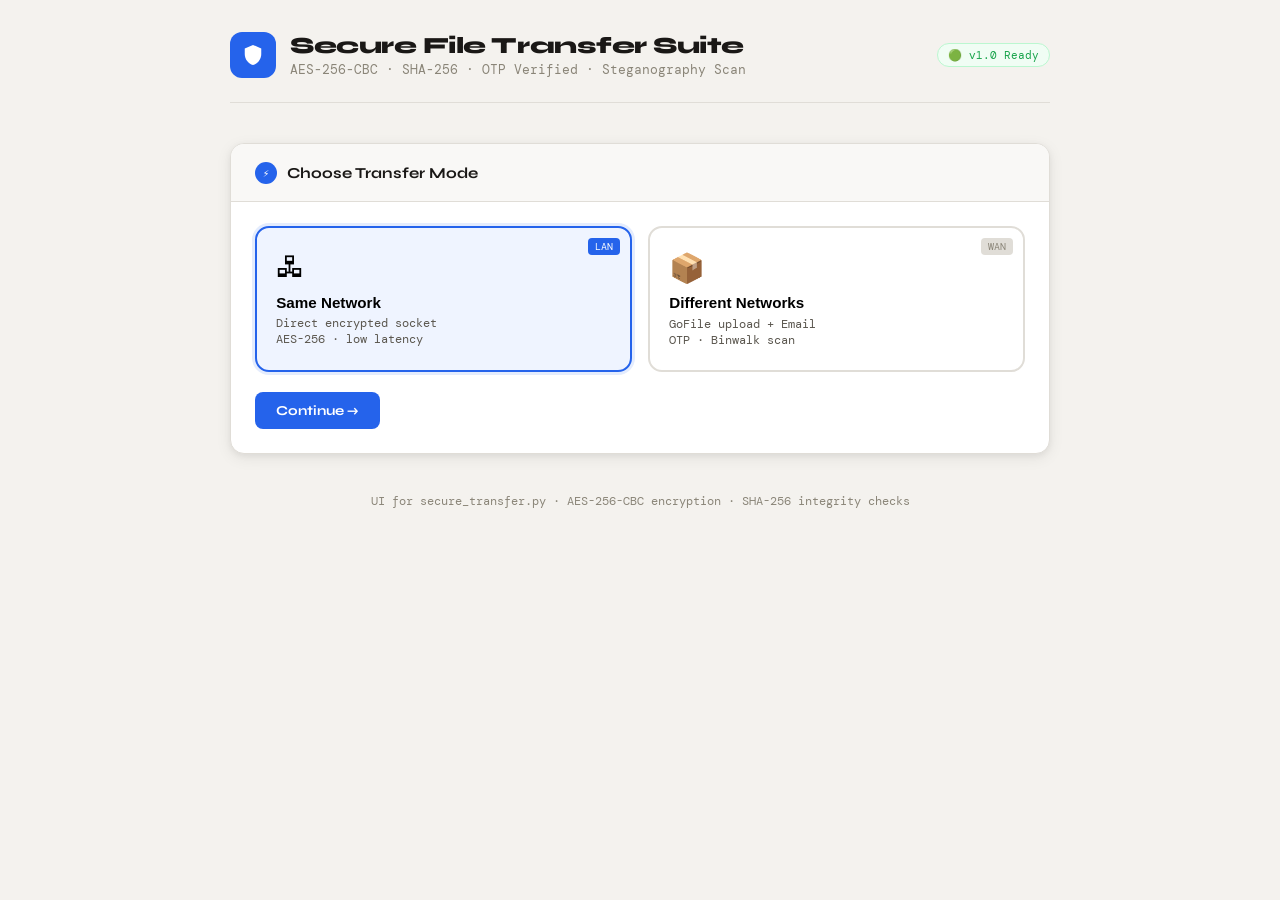
<file: 2u.html>
<!DOCTYPE html>
<html lang="en">
<head>
<meta charset="UTF-8"/>
<meta name="viewport" content="width=device-width, initial-scale=1.0"/>
<title>Secure File Transfer Suite</title>
<link href="https://fonts.googleapis.com/css2?family=DM+Mono:wght@300;400;500&family=Syne:wght@400;600;700;800&display=swap" rel="stylesheet"/>
<style>
  :root {
    --bg:        #f4f2ee;
    --surface:   #ffffff;
    --surface2:  #f9f8f6;
    --border:    #e0ddd7;
    --border2:   #ccc9c0;
    --text:      #1a1816;
    --text2:     #5a564e;
    --text3:     #8a8578;
    --accent:    #2563eb;
    --accent2:   #1d4ed8;
    --accent-bg: #eff4ff;
    --green:     #16a34a;
    --green-bg:  #f0fdf4;
    --red:       #dc2626;
    --red-bg:    #fef2f2;
    --amber:     #d97706;
    --amber-bg:  #fffbeb;
    --shadow-sm: 0 1px 3px rgba(0,0,0,.06), 0 1px 2px rgba(0,0,0,.04);
    --shadow:    0 4px 16px rgba(0,0,0,.07), 0 2px 6px rgba(0,0,0,.05);
    --shadow-lg: 0 8px 32px rgba(0,0,0,.10), 0 4px 12px rgba(0,0,0,.06);
    --radius:    14px;
    --radius-sm: 8px;
    --mono: 'DM Mono', monospace;
    --sans: 'Syne', sans-serif;
  }

  *, *::before, *::after { box-sizing: border-box; margin: 0; padding: 0; }

  body {
    font-family: var(--sans);
    background: var(--bg);
    color: var(--text);
    min-height: 100vh;
    padding: 2rem 1rem 4rem;
  }

  /* ── Layout ── */
  .wrapper { max-width: 820px; margin: 0 auto; }

  /* ── Header ── */
  header {
    display: flex; align-items: center; gap: 14px;
    margin-bottom: 2.5rem;
    padding-bottom: 1.5rem;
    border-bottom: 1px solid var(--border);
  }
  .logo-icon {
    width: 46px; height: 46px; border-radius: 12px;
    background: var(--accent); display: grid; place-items: center;
    flex-shrink: 0;
  }
  .logo-icon svg { fill: #fff; }
  header h1 { font-size: 1.45rem; font-weight: 800; letter-spacing: -.02em; }
  header p { font-size: .82rem; color: var(--text3); font-family: var(--mono); margin-top: 2px; }
  .header-badge {
    margin-left: auto; font-family: var(--mono);
    font-size: .7rem; padding: 4px 10px;
    background: var(--green-bg); color: var(--green);
    border: 1px solid #bbf7d0; border-radius: 99px;
    white-space: nowrap;
  }

  /* ── Card ── */
  .card {
    background: var(--surface);
    border: 1px solid var(--border);
    border-radius: var(--radius);
    box-shadow: var(--shadow);
    overflow: hidden;
  }
  .card + .card { margin-top: 1.25rem; }

  .card-header {
    padding: 1.1rem 1.5rem;
    border-bottom: 1px solid var(--border);
    display: flex; align-items: center; gap: 10px;
    background: var(--surface2);
  }
  .card-header h2 { font-size: .95rem; font-weight: 700; }
  .card-header .step-badge {
    font-family: var(--mono); font-size: .68rem;
    background: var(--accent); color: #fff;
    width: 22px; height: 22px; border-radius: 50%;
    display: grid; place-items: center; flex-shrink: 0;
  }
  .card-body { padding: 1.5rem; }

  /* ── Mode Selector ── */
  .mode-grid { display: grid; grid-template-columns: 1fr 1fr; gap: 1rem; }
  .mode-btn {
    border: 2px solid var(--border);
    border-radius: var(--radius);
    padding: 1.4rem 1.2rem;
    cursor: pointer; background: var(--surface);
    transition: border-color .15s, box-shadow .15s, background .15s;
    text-align: left; position: relative; overflow: hidden;
  }
  .mode-btn:hover { border-color: var(--accent); background: var(--accent-bg); }
  .mode-btn.active {
    border-color: var(--accent);
    background: var(--accent-bg);
    box-shadow: 0 0 0 3px rgba(37,99,235,.12);
  }
  .mode-btn .mode-icon {
    font-size: 1.8rem; display: block; margin-bottom: .6rem;
  }
  .mode-btn .mode-title { font-size: .95rem; font-weight: 700; margin-bottom: .3rem; }
  .mode-btn .mode-desc { font-size: .78rem; color: var(--text2); font-family: var(--mono); }
  .mode-btn .mode-tag {
    font-size: .65rem; font-family: var(--mono);
    padding: 2px 7px; border-radius: 4px;
    background: var(--border); color: var(--text3);
    position: absolute; top: 10px; right: 10px;
  }
  .mode-btn.active .mode-tag { background: var(--accent); color: #fff; }

  /* ── Form elements ── */
  .field { margin-bottom: 1.2rem; }
  .field:last-child { margin-bottom: 0; }
  label {
    display: block; font-size: .78rem; font-weight: 700;
    color: var(--text2); margin-bottom: .4rem; letter-spacing: .03em;
    text-transform: uppercase;
  }
  input[type="text"], input[type="email"], input[type="password"], textarea {
    width: 100%; padding: .65rem .9rem;
    border: 1px solid var(--border2); border-radius: var(--radius-sm);
    font-family: var(--mono); font-size: .83rem;
    background: var(--surface); color: var(--text);
    outline: none; transition: border-color .15s, box-shadow .15s;
  }
  input:focus, textarea:focus {
    border-color: var(--accent);
    box-shadow: 0 0 0 3px rgba(37,99,235,.1);
  }
  textarea { resize: vertical; min-height: 90px; }
  .field-hint { font-size: .72rem; color: var(--text3); margin-top: .35rem; font-family: var(--mono); }

  /* ── OTP ── */
  .otp-row { display: flex; gap: .5rem; }
  .otp-input {
    width: 52px; height: 56px; text-align: center;
    font-size: 1.4rem; font-family: var(--mono); font-weight: 500;
    border: 1.5px solid var(--border2); border-radius: var(--radius-sm);
    background: var(--surface); outline: none;
    transition: border-color .15s, box-shadow .15s;
  }
  .otp-input:focus {
    border-color: var(--accent);
    box-shadow: 0 0 0 3px rgba(37,99,235,.1);
  }
  .otp-input.filled { border-color: var(--accent); background: var(--accent-bg); }

  /* ── File drop zone ── */
  .drop-zone {
    border: 2px dashed var(--border2);
    border-radius: var(--radius);
    padding: 2rem 1.5rem;
    text-align: center;
    cursor: pointer;
    transition: border-color .15s, background .15s;
  }
  .drop-zone:hover, .drop-zone.dragover {
    border-color: var(--accent); background: var(--accent-bg);
  }
  .drop-zone .dz-icon { font-size: 2rem; margin-bottom: .5rem; }
  .drop-zone .dz-title { font-size: .9rem; font-weight: 700; margin-bottom: .3rem; }
  .drop-zone .dz-hint { font-size: .75rem; color: var(--text3); font-family: var(--mono); }
  .drop-zone input { display: none; }

  /* ── File list ── */
  .file-list { margin-top: 1rem; display: flex; flex-direction: column; gap: .6rem; }
  .file-item {
    display: flex; align-items: center; gap: .75rem;
    padding: .65rem .9rem;
    background: var(--surface2);
    border: 1px solid var(--border);
    border-radius: var(--radius-sm);
    font-family: var(--mono); font-size: .78rem;
  }
  .file-item .fi-icon { font-size: 1.1rem; flex-shrink: 0; }
  .file-item .fi-name { font-weight: 500; flex: 1; min-width: 0; overflow: hidden; text-overflow: ellipsis; white-space: nowrap; }
  .file-item .fi-size { color: var(--text3); flex-shrink: 0; }
  .file-item .fi-remove {
    background: none; border: none; cursor: pointer;
    color: var(--text3); padding: 0 2px; font-size: .9rem;
    transition: color .15s;
  }
  .file-item .fi-remove:hover { color: var(--red); }
  .file-item .fi-status {
    font-size: .65rem; padding: 2px 7px; border-radius: 4px;
    flex-shrink: 0;
  }
  .fi-status.clean { background: var(--green-bg); color: var(--green); border: 1px solid #bbf7d0; }
  .fi-status.warn  { background: var(--amber-bg); color: var(--amber); border: 1px solid #fde68a; }
  .fi-status.pending { background: var(--surface); color: var(--text3); border: 1px solid var(--border); }

  /* ── Progress ── */
  .progress-wrap { margin-top: .8rem; }
  .progress-label {
    display: flex; justify-content: space-between;
    font-size: .72rem; font-family: var(--mono); color: var(--text2);
    margin-bottom: .35rem;
  }
  .progress-bar-bg {
    width: 100%; height: 7px; background: var(--border);
    border-radius: 99px; overflow: hidden;
  }
  .progress-bar-fill {
    height: 100%; background: var(--accent);
    border-radius: 99px; transition: width .3s ease;
    width: 0%;
  }
  .progress-bar-fill.success { background: var(--green); }

  /* ── Buttons ── */
  .btn {
    display: inline-flex; align-items: center; gap: .45rem;
    padding: .65rem 1.3rem; border-radius: var(--radius-sm);
    font-family: var(--sans); font-size: .85rem; font-weight: 700;
    cursor: pointer; border: none; transition: all .15s;
  }
  .btn-primary {
    background: var(--accent); color: #fff;
  }
  .btn-primary:hover { background: var(--accent2); box-shadow: var(--shadow-sm); }
  .btn-secondary {
    background: var(--surface); color: var(--text2);
    border: 1px solid var(--border2);
  }
  .btn-secondary:hover { background: var(--surface2); color: var(--text); }
  .btn-danger { background: var(--red-bg); color: var(--red); border: 1px solid #fecaca; }
  .btn-danger:hover { background: #fee2e2; }
  .btn:disabled { opacity: .5; cursor: not-allowed; }
  .btn-row { display: flex; gap: .6rem; margin-top: 1.2rem; flex-wrap: wrap; }

  /* ── Role toggle ── */
  .role-toggle { display: flex; gap: .5rem; }
  .role-btn {
    flex: 1; padding: .55rem; border: 1.5px solid var(--border2);
    border-radius: var(--radius-sm); background: var(--surface);
    font-family: var(--sans); font-size: .82rem; font-weight: 600;
    cursor: pointer; transition: all .15s; text-align: center;
  }
  .role-btn:hover { border-color: var(--accent); background: var(--accent-bg); }
  .role-btn.active { border-color: var(--accent); background: var(--accent-bg); color: var(--accent); }

  /* ── Alert ── */
  .alert {
    padding: .75rem 1rem; border-radius: var(--radius-sm);
    font-size: .8rem; font-family: var(--mono);
    display: flex; gap: .6rem; align-items: flex-start;
  }
  .alert-info { background: var(--accent-bg); color: var(--accent); border: 1px solid #bfdbfe; }
  .alert-warn { background: var(--amber-bg); color: #92400e; border: 1px solid #fde68a; }
  .alert-success { background: var(--green-bg); color: #14532d; border: 1px solid #bbf7d0; }
  .alert-error { background: var(--red-bg); color: #7f1d1d; border: 1px solid #fecaca; }

  /* ── Scan result ── */
  .scan-row {
    display: flex; justify-content: space-between; align-items: center;
    padding: .6rem .9rem;
    border: 1px solid var(--border); border-radius: var(--radius-sm);
    background: var(--surface2); font-family: var(--mono); font-size: .78rem;
    margin-bottom: .5rem;
  }
  .scan-row .scan-file { font-weight: 500; }
  .scan-row .scan-badge {
    font-size: .65rem; padding: 2px 8px; border-radius: 99px;
  }

  /* ── Summary card ── */
  .summary-grid { display: grid; grid-template-columns: repeat(3, 1fr); gap: .8rem; margin-bottom: 1.2rem; }
  .stat-box {
    background: var(--surface2); border: 1px solid var(--border);
    border-radius: var(--radius-sm); padding: .9rem 1rem;
    text-align: center;
  }
  .stat-box .stat-num { font-size: 1.6rem; font-weight: 800; color: var(--accent); margin-bottom: .15rem; }
  .stat-box .stat-label { font-size: .7rem; color: var(--text3); font-family: var(--mono); }

  /* ── Link row ── */
  .link-row {
    display: flex; align-items: center; gap: .6rem;
    padding: .6rem .9rem;
    background: var(--surface2); border: 1px solid var(--border);
    border-radius: var(--radius-sm); margin-bottom: .5rem;
    font-family: var(--mono); font-size: .78rem;
  }
  .link-row .lr-name { flex: 1; font-weight: 500; }
  .link-row a { color: var(--accent); text-decoration: none; font-size: .72rem; }
  .link-row a:hover { text-decoration: underline; }
  .link-row .copy-btn {
    background: none; border: 1px solid var(--border2);
    border-radius: 4px; padding: 2px 8px; cursor: pointer;
    font-size: .65rem; color: var(--text2); font-family: var(--mono);
    transition: all .15s;
  }
  .link-row .copy-btn:hover { background: var(--accent); color: #fff; border-color: var(--accent); }

  /* ── Step nav / tabs ── */
  .step-nav {
    display: flex; gap: 0;
    background: var(--surface2); border-bottom: 1px solid var(--border);
    overflow-x: auto;
  }
  .step-nav-item {
    padding: .7rem 1.1rem;
    font-size: .78rem; font-weight: 600;
    color: var(--text3); cursor: pointer;
    border-bottom: 2px solid transparent;
    white-space: nowrap; flex-shrink: 0;
    transition: color .15s, border-color .15s;
  }
  .step-nav-item.active { color: var(--accent); border-bottom-color: var(--accent); }
  .step-nav-item.done { color: var(--green); }
  .step-nav-item.disabled { pointer-events: none; opacity: .4; }

  /* ── LAN terminal ── */
  .terminal {
    background: #1c1917; border-radius: var(--radius-sm);
    padding: 1rem 1.1rem; font-family: var(--mono); font-size: .78rem;
    color: #a8a29e; min-height: 120px; overflow-y: auto;
    max-height: 220px;
  }
  .terminal .t-line { margin-bottom: .2rem; }
  .terminal .t-success { color: #4ade80; }
  .terminal .t-error   { color: #f87171; }
  .terminal .t-info    { color: #60a5fa; }
  .terminal .t-prompt  { color: #e2e8f0; }

  /* ── Divider ── */
  .divider { border: none; border-top: 1px solid var(--border); margin: 1.2rem 0; }

  /* ── Animations ── */
  @keyframes fadeSlide {
    from { opacity: 0; transform: translateY(10px); }
    to   { opacity: 1; transform: translateY(0); }
  }
  .card { animation: fadeSlide .25s ease both; }
  .panel { animation: fadeSlide .2s ease both; }

  @keyframes spin { to { transform: rotate(360deg); } }
  .spinner {
    width: 16px; height: 16px; border: 2.5px solid var(--border2);
    border-top-color: var(--accent); border-radius: 50%;
    animation: spin .7s linear infinite; flex-shrink: 0;
  }

  /* ── Responsive ── */
  @media (max-width: 540px) {
    .mode-grid { grid-template-columns: 1fr; }
    .summary-grid { grid-template-columns: repeat(2, 1fr); }
    header h1 { font-size: 1.15rem; }
  }

  /* ── Hidden ── */
  .hidden { display: none !important; }
</style>
</head>
<body>
<div class="wrapper">

  <!-- ── Header ── -->
  <header>
    <div class="logo-icon">
      <svg viewBox="0 0 24 24" width="22" height="22"><path d="M12 1L3 5v6c0 5.55 3.84 10.74 9 12 5.16-1.26 9-6.45 9-12V5l-9-4z"/></svg>
    </div>
    <div>
      <h1>Secure File Transfer Suite</h1>
      <p>AES-256-CBC · SHA-256 · OTP Verified · Steganography Scan</p>
    </div>
    <span class="header-badge">🟢 v1.0 Ready</span>
  </header>

  <!-- ── Mode Selector ── -->
  <div class="card" id="modeCard">
    <div class="card-header">
      <span class="step-badge">⚡</span>
      <h2>Choose Transfer Mode</h2>
    </div>
    <div class="card-body">
      <div class="mode-grid">
        <button class="mode-btn active" id="modeLan" onclick="selectMode('lan')">
          <span class="mode-tag">LAN</span>
          <span class="mode-icon">🖧</span>
          <div class="mode-title">Same Network</div>
          <div class="mode-desc">Direct encrypted socket<br>AES-256 · low latency</div>
        </button>
        <button class="mode-btn" id="modeGofile" onclick="selectMode('gofile')">
          <span class="mode-tag">WAN</span>
          <span class="mode-icon">📦</span>
          <div class="mode-title">Different Networks</div>
          <div class="mode-desc">GoFile upload + Email<br>OTP · Binwalk scan</div>
        </button>
      </div>
      <div class="btn-row">
        <button class="btn btn-primary" id="startBtn" onclick="startTransfer()">Continue →</button>
      </div>
    </div>
  </div>

  <!-- ════════════════════════════════ LAN PANEL ════ -->
  <div id="lanPanel" class="hidden">

    <div class="card">
      <div class="card-header">
        <span class="step-badge">1</span>
        <h2>LAN — Encrypted Socket Transfer</h2>
      </div>
      <div class="card-body">

        <div class="field">
          <label>Select Role</label>
          <div class="role-toggle">
            <button class="role-btn active" id="roleServer" onclick="setRole('server')">🖥 Server (Listen)</button>
            <button class="role-btn" id="roleClient" onclick="setRole('client')">💻 Client (Connect)</button>
          </div>
        </div>

        <!-- Server info -->
        <div id="serverFields">
          <div class="alert alert-info">
            <span>ℹ️</span>
            <div>Run the Python script as <strong>server</strong> first. Note your LAN IP shown, then share it with the sender. Port: <strong>5001</strong></div>
          </div>
          <div class="field" style="margin-top:.8rem;">
            <label>Your LAN IP (shown by script)</label>
            <input type="text" id="serverIpDisplay" placeholder="e.g. 192.168.1.12" readonly style="background:var(--surface2)"/>
          </div>
          <div class="btn-row">
            <button class="btn btn-primary" onclick="startServer()">▶ Start Server</button>
            <button class="btn btn-secondary" onclick="detectIp()">🔍 Detect LAN IP</button>
          </div>
        </div>

        <!-- Client fields -->
        <div id="clientFields" class="hidden">
          <div class="field">
            <label>Server IP Address</label>
            <input type="text" id="serverIpInput" placeholder="192.168.1.12"/>
            <div class="field-hint">Enter the IP shown on the server machine</div>
          </div>
          <div class="btn-row">
            <button class="btn btn-primary" onclick="connectClient()">⚡ Connect</button>
          </div>
        </div>

        <div id="lanStatus" class="hidden" style="margin-top:1rem;">
          <div class="alert alert-success" id="lanConnectedAlert">
            <span>✅</span> Connected successfully — bidirectional transfer ready
          </div>
        </div>

      </div>
    </div>

    <!-- File send panel -->
    <div class="card" id="lanSendCard" style="display:none;">
      <div class="card-header">
        <span class="step-badge">2</span>
        <h2>Send / Receive Files</h2>
      </div>
      <div class="card-body">

        <div class="field">
          <label>File to Send</label>
          <div class="drop-zone" id="lanDropZone" onclick="document.getElementById('lanFileInput').click()">
            <div class="dz-icon">📁</div>
            <div class="dz-title">Click or drag & drop a file</div>
            <div class="dz-hint">File will be AES-256 encrypted before transmission</div>
            <input type="file" id="lanFileInput" onchange="handleLanFile(event)"/>
          </div>
          <div class="file-list" id="lanFileList"></div>
        </div>

        <div id="lanProgress" class="hidden">
          <div class="progress-wrap">
            <div class="progress-label">
              <span id="lanProgLabel">Encrypting &amp; sending…</span>
              <span id="lanProgPct">0%</span>
            </div>
            <div class="progress-bar-bg">
              <div class="progress-bar-fill" id="lanProgBar"></div>
            </div>
          </div>
        </div>

        <div class="btn-row">
          <button class="btn btn-primary" id="lanSendBtn" onclick="simulateLanSend()" disabled>
            🔒 Encrypt &amp; Send
          </button>
          <button class="btn btn-danger" onclick="closeLanConnection()">✖ Close Connection</button>
        </div>

        <!-- Terminal log -->
        <hr class="divider"/>
        <label style="display:block;margin-bottom:.4rem;">Transfer Log</label>
        <div class="terminal" id="lanTerminal">
          <div class="t-line t-info">[ Transfer log will appear here ]</div>
        </div>

      </div>
    </div>
  </div>

  <!-- ════════════════════════════════ GOFILE PANEL ════ -->
  <div id="gofilePanel" class="hidden">

    <!-- Step nav -->
    <div class="card" id="gfStepCard">
      <div class="step-nav" id="gfStepNav">
        <div class="step-nav-item active" data-step="0">① Sender</div>
        <div class="step-nav-item disabled" data-step="1">② OTP Verify</div>
        <div class="step-nav-item disabled" data-step="2">③ Receivers</div>
        <div class="step-nav-item disabled" data-step="3">④ Files</div>
        <div class="step-nav-item disabled" data-step="4">⑤ Message</div>
        <div class="step-nav-item disabled" data-step="5">⑥ Scan</div>
        <div class="step-nav-item disabled" data-step="6">⑦ Upload</div>
        <div class="step-nav-item disabled" data-step="7">⑧ Done</div>
      </div>

      <!-- Step 0 — Sender -->
      <div class="panel" id="gfStep0" data-panel="0">
        <div class="card-body">
          <div class="field">
            <label>Your Gmail Address (Sender)</label>
            <input type="email" id="senderEmail" placeholder="yourname@gmail.com" oninput="validateSender()"/>
            <div class="field-hint">Enter your Gmail address — it will be checked against the registered user list</div>
          </div>

          <!-- Shown only when email is NOT in the user list -->
          <div id="appPasswordSection" class="hidden" style="margin-top:.8rem;">
            <div class="alert alert-info">
              <span>🔑</span>
              <div>
                Your email is not registered. First, generate a Gmail App Password at
                <a href="https://myaccount.google.com/apppasswords" target="_blank"
                   style="color:var(--accent);font-weight:700;text-decoration:underline;">
                  myaccount.google.com/apppasswords
                </a>
                then paste it below and click <strong>Send OTP</strong>.
              </div>
            </div>
            <div class="field" style="margin-top:.8rem;">
              <label>Gmail App Password</label>
              <input type="text" id="appPasswordInput" placeholder="xxxx xxxx xxxx xxxx"
                     autocomplete="off" oninput="validateAppPassword()"/>
              <div class="field-hint">16-character app password from Google — copy-paste supported</div>
            </div>
          </div>

          <!-- Shown only when email IS in the user list -->
          <div id="knownUserAlert" class="hidden" style="margin-top:.8rem;">
            <div class="alert alert-success">
              <span>✅</span>
              <div>Email recognised — your saved credentials will be used to send the OTP.</div>
            </div>
          </div>

          <div class="btn-row">
            <button class="btn btn-primary" id="senderNextBtn" disabled>Check &amp; Continue →</button>
          </div>
        </div>
      </div>

      <!-- Step 1 — OTP -->
      <div class="panel hidden" id="gfStep1" data-panel="1">
        <div class="card-body">
          <div class="alert alert-info" id="otpSentAlert" style="margin-bottom:1rem;">
            <div class="spinner"></div>
            <span>Sending OTP to <strong id="otpTargetEmail"></strong>…</span>
          </div>
          <div class="field">
            <label>Enter 6-digit OTP</label>
            <div class="otp-row" id="otpRow">
              <input class="otp-input" maxlength="1" type="text" pattern="[0-9]" id="otp0" oninput="otpNav(this,0)" onpaste="otpPaste(event,0)"/>
              <input class="otp-input" maxlength="1" type="text" pattern="[0-9]" id="otp1" oninput="otpNav(this,1)" onpaste="otpPaste(event,1)"/>
              <input class="otp-input" maxlength="1" type="text" pattern="[0-9]" id="otp2" oninput="otpNav(this,2)" onpaste="otpPaste(event,2)"/>
              <input class="otp-input" maxlength="1" type="text" pattern="[0-9]" id="otp3" oninput="otpNav(this,3)" onpaste="otpPaste(event,3)"/>
              <input class="otp-input" maxlength="1" type="text" pattern="[0-9]" id="otp4" oninput="otpNav(this,4)" onpaste="otpPaste(event,4)"/>
              <input class="otp-input" maxlength="1" type="text" pattern="[0-9]" id="otp5" oninput="otpNav(this,5)" onpaste="otpPaste(event,5)"/>
            </div>
            <div class="field-hint" id="otpHint">OTP valid for 5 minutes — check your inbox · copy-paste supported</div>
          </div>
          <div id="otpError" class="hidden">
            <div class="alert alert-error"><span>❌</span> Incorrect OTP. <span id="otpAttemptsLeft">2</span> attempt(s) remaining.</div>
          </div>
          <div class="btn-row">
            <button class="btn btn-primary" onclick="verifyOtp()">✔ Verify OTP</button>
            <button class="btn btn-secondary" onclick="resendOtp()">↺ Regenerate OTP</button>
            <button class="btn btn-secondary" onclick="gfBack(1)">← Back</button>
          </div>
        </div>
      </div>

      <!-- Step 2 — Receivers -->
      <div class="panel hidden" id="gfStep2" data-panel="2">
        <div class="card-body">
          <div class="field">
            <label>Receiver Email(s)</label>
            <input type="text" id="receiversInput" placeholder="alice@example.com bob@example.com" oninput="validateReceivers()"/>
            <div class="field-hint">Space-separated list of email addresses</div>
          </div>
          <div id="receiverPills" class="file-list" style="margin-top:.3rem;"></div>
          <div class="btn-row">
            <button class="btn btn-primary" id="receiverNextBtn" onclick="gfNext(2)" disabled>Next →</button>
            <button class="btn btn-secondary" onclick="gfBack(2)">← Back</button>
          </div>
        </div>
      </div>

      <!-- Step 3 — Files -->
      <div class="panel hidden" id="gfStep3" data-panel="3">
        <div class="card-body">
          <div class="field">
            <div class="drop-zone" id="gfDropZone" onclick="document.getElementById('gfFileInput').click()">
              <div class="dz-icon">📂</div>
              <div class="dz-title">Click or drag &amp; drop files</div>
              <div class="dz-hint">Multiple files supported · files will be scanned before upload</div>
              <input type="file" id="gfFileInput" multiple onchange="handleGfFiles(event)"/>
            </div>
          </div>
          <div class="file-list" id="gfFileList"></div>
          <div class="btn-row">
            <button class="btn btn-primary" id="filesNextBtn" onclick="gfNext(3)" disabled>Next →</button>
            <button class="btn btn-secondary" onclick="gfBack(3)">← Back</button>
          </div>
        </div>
      </div>

      <!-- Step 4 — Message -->
      <div class="panel hidden" id="gfStep4" data-panel="4">
        <div class="card-body">
          <div class="field">
            <label>Optional Message to Receivers</label>
            <textarea id="optionalMessage" placeholder="Type a message to attach to the email… (optional)"></textarea>
          </div>
          <div class="btn-row">
            <button class="btn btn-primary" onclick="gfNext(4)">Next →</button>
            <button class="btn btn-secondary" onclick="gfNext(4)" style="color:var(--text3)">Skip →</button>
            <button class="btn btn-secondary" onclick="gfBack(4)">← Back</button>
          </div>
        </div>
      </div>

      <!-- Step 5 — Scan -->
      <div class="panel hidden" id="gfStep5" data-panel="5">
        <div class="card-body">
          <div class="alert alert-info" style="margin-bottom:1rem;">
            <span>🔍</span>
            <div>Files are scanned with <strong>Binwalk</strong> (steganography) + <strong>YARA</strong> rules. This runs via the Python backend.</div>
          </div>
          <div id="scanList"></div>
          <div id="scanRunning" class="hidden">
            <div class="progress-wrap">
              <div class="progress-label"><span id="scanLabel">Scanning files…</span><span id="scanPct">0%</span></div>
              <div class="progress-bar-bg"><div class="progress-bar-fill" id="scanBar"></div></div>
            </div>
          </div>
          <div class="btn-row">
            <button class="btn btn-primary" id="scanBtn" onclick="startScan()">▶ Start Scan</button>
            <button class="btn btn-primary hidden" id="scanNextBtn" onclick="gfNext(5)">Proceed to Upload →</button>
            <button class="btn btn-secondary" onclick="gfBack(5)">← Back</button>
          </div>
        </div>
      </div>

      <!-- Step 6 — Upload -->
      <div class="panel hidden" id="gfStep6" data-panel="6">
        <div class="card-body">
          <div class="alert alert-info" style="margin-bottom:1rem;">
            <span>🚀</span>
            <div>Files are uploaded to <strong>GoFile</strong> and download links sent via email to all receivers.</div>
          </div>
          <div id="uploadList"></div>
          <div id="emailStatus" class="hidden">
            <hr class="divider"/>
            <div class="alert alert-info" id="emailProgress">
              <div class="spinner"></div>
              <span>Sending email notifications…</span>
            </div>
          </div>
          <div class="btn-row">
            <button class="btn btn-primary" id="uploadBtn" onclick="startUpload()">🚀 Upload &amp; Send Email</button>
            <button class="btn btn-secondary" onclick="gfBack(6)">← Back</button>
          </div>
        </div>
      </div>

      <!-- Step 7 — Done -->
      <div class="panel hidden" id="gfStep7" data-panel="7">
        <div class="card-body">
          <div style="text-align:center; padding: .5rem 0 1rem;">
            <div style="font-size:3rem; margin-bottom:.5rem;">🎉</div>
            <h2 style="font-size:1.2rem; margin-bottom:.3rem;">Transfer Complete!</h2>
            <p style="font-size:.82rem; color:var(--text2); font-family:var(--mono);">Receivers will get the email shortly.</p>
          </div>
          <div class="summary-grid" id="summaryStats"></div>
          <div id="summaryLinks"></div>
          <hr class="divider"/>
          <div class="btn-row" style="justify-content:center;">
            <button class="btn btn-primary" onclick="resetAll()">↩ New Transfer</button>
          </div>
        </div>
      </div>

    </div>
  </div><!-- /gofilePanel -->

  <!-- Footer -->
  <p style="text-align:center; font-size:.72rem; color:var(--text3); font-family:var(--mono); margin-top:2.5rem;">
    UI for secure_transfer.py · AES-256-CBC encryption · SHA-256 integrity checks
  </p>

</div><!-- /wrapper -->
<script>
// ═══════════════════════════════════════════════════════
//  STATE  — single source of truth
// ═══════════════════════════════════════════════════════
let state = {
  mode: 'lan', role: 'server',
  lanConnected: false, lanFile: null,
  gfStep: 0, senderEmail: '', verifiedOtp: false,
  receiverEmails: [], gfFiles: [], message: '',
  scanResults: {}, uploadLinks: [],
};
let lanLogSSE = null;

// ═══════════════════════════════════════════════════════
//  GENERIC API HELPER
// ═══════════════════════════════════════════════════════
async function api(path, opts = {}) {
  try {
    const r = await fetch(path, opts);
    if (!r.ok) {
      let body = {};
      try { body = await r.json(); } catch(_) {}
      return { success: false, error: body.error || `HTTP ${r.status}` };
    }
    return await r.json();
  } catch (e) {
    return { success: false, error: e.message };
  }
}

// ═══════════════════════════════════════════════════════
//  MODE SELECTOR
// ═══════════════════════════════════════════════════════
function selectMode(m) {
  state.mode = m;
  document.getElementById('modeLan').classList.toggle('active', m === 'lan');
  document.getElementById('modeGofile').classList.toggle('active', m === 'gofile');
}

function startTransfer() {
  document.getElementById('modeCard').style.marginBottom = '1.25rem';
  if (state.mode === 'lan') {
    show('lanPanel'); hide('gofilePanel');
  } else {
    hide('lanPanel'); show('gofilePanel');
    gfSetStep(0);
  }
}

// ═══════════════════════════════════════════════════════
//  LAN  ─  SERVER / CLIENT
// ═══════════════════════════════════════════════════════
function setRole(r) {
  state.role = r;
  document.getElementById('roleServer').classList.toggle('active', r === 'server');
  document.getElementById('roleClient').classList.toggle('active', r === 'client');
  toggle('serverFields', r === 'server');
  toggle('clientFields', r === 'client');
}

async function detectIp() {
  const res = await api('/api/lan/status');
  if (res.ip) {
    document.getElementById('serverIpDisplay').value = res.ip;
    lanLog('info', `Detected LAN IP: ${res.ip}`);
  } else {
    lanLog('info', 'Click "Start Server" — your LAN IP will appear automatically.');
  }
}

async function startServer() {
  lanLog('info', 'Starting server on port 5001…');
  const res = await api('/api/lan/server/start', {
    method: 'POST',
    headers: { 'Content-Type': 'application/json' },
    body: JSON.stringify({})
  });
  if (res.success) {
    document.getElementById('serverIpDisplay').value = res.ip;
    lanLog('info', `Server listening on ${res.ip}:${res.port} — waiting for client…`);
    startLanLogStream();
    // Poll until a client connects
    const poll = setInterval(async () => {
      const s = await api('/api/lan/status');
      if (s.connected) { clearInterval(poll); showLanConnected(); }
    }, 1000);
  } else {
    lanLog('error', res.error || 'Failed to start server');
  }
}

async function connectClient() {
  const ip = document.getElementById('serverIpInput').value.trim();
  if (!ip) { alert('Enter the server IP address first.'); return; }
  lanLog('info', `Connecting to ${ip}:5001…`);
  const res = await api('/api/lan/client/connect', {
    method: 'POST',
    headers: { 'Content-Type': 'application/json' },
    body: JSON.stringify({ ip })
  });
  if (res.success) {
    startLanLogStream();
    showLanConnected();
  } else {
    lanLog('error', res.error || 'Connection failed — is the server running?');
  }
}

function startLanLogStream() {
  if (lanLogSSE) lanLogSSE.close();
  lanLogSSE = new EventSource('/api/lan/logs');
  lanLogSSE.onmessage = e => {
    try {
      const d = JSON.parse(e.data);
      lanLog(d.type, d.msg);
    } catch (_) {}
  };
  lanLogSSE.onerror = () => lanLog('error', 'Log stream disconnected.');
}

function showLanConnected() {
  state.lanConnected = true;
  show('lanStatus');
  const card = document.getElementById('lanSendCard');
  card.style.display = '';
  lanLog('info', '─ Ready. Select a file to send. ─');
}

async function closeLanConnection() {
  await api('/api/lan/disconnect', { method: 'POST' });
  if (lanLogSSE) { lanLogSSE.close(); lanLogSSE = null; }
  state.lanConnected = false;
  hide('lanStatus');
  document.getElementById('lanSendCard').style.display = 'none';
  document.getElementById('lanFileList').innerHTML = '';
  document.getElementById('lanSendBtn').disabled = true;
  hide('lanProgress');
  lanLog('info', 'Connection closed.');
}

function handleLanFile(e) {
  const file = e.target.files[0];
  if (!file) return;
  state.lanFile = file;
  document.getElementById('lanFileList').innerHTML = `
    <div class="file-item">
      <span class="fi-icon">${fileIcon(file.name)}</span>
      <span class="fi-name">${file.name}</span>
      <span class="fi-size">${fmtSize(file.size)}</span>
      <span class="fi-status pending">Ready to send</span>
    </div>`;
  document.getElementById('lanSendBtn').disabled = false;
}

async function simulateLanSend() {
  if (!state.lanFile) return;
  const btn = document.getElementById('lanSendBtn');
  btn.disabled = true;
  show('lanProgress');
  document.getElementById('lanProgLabel').textContent = 'Encrypting & sending…';
  setProgress('lanProgBar', 'lanProgPct', 10);

  const fd = new FormData();
  fd.append('file', state.lanFile);

  // Animate bar while waiting for response
  let pct = 10;
  const iv = setInterval(() => {
    if (pct < 80) { pct += 2; setProgress('lanProgBar', 'lanProgPct', pct); }
  }, 200);

  let resJson;
  try {
    const r = await fetch('/api/lan/send', { method: 'POST', body: fd });
    resJson = await r.json();
  } catch (e) {
    resJson = { success: false, error: e.message };
  }
  clearInterval(iv);

  if (resJson.success) {
    setProgress('lanProgBar', 'lanProgPct', 100);
    document.getElementById('lanProgBar').classList.add('success');
    document.getElementById('lanProgLabel').textContent = 'Complete ✔';
    const st = document.querySelector('#lanFileList .fi-status');
    if (st) { st.textContent = 'Sent ✔'; st.className = 'fi-status clean'; }
    lanLog('success', `'${state.lanFile.name}' sent — SHA-256 verified`);
  } else {
    document.getElementById('lanProgLabel').textContent = 'Failed: ' + (resJson.error || 'unknown');
    lanLog('error', resJson.error || 'Send failed');
  }
  btn.disabled = false;
}

function lanLog(type, msg) {
  const t = document.getElementById('lanTerminal');
  if (!t) return;
  const cls = { info: 't-info', success: 't-success', error: 't-error' }[type] || '';
  const line = document.createElement('div');
  line.className = `t-line ${cls}`;
  line.textContent = `[${new Date().toLocaleTimeString()}] ${msg}`;
  t.appendChild(line);
  t.scrollTop = t.scrollHeight;
}

// ═══════════════════════════════════════════════════════
//  GOFILE  ─  STEP WIZARD
// ═══════════════════════════════════════════════════════
function gfSetStep(s) {
  state.gfStep = s;
  document.querySelectorAll('[data-panel]').forEach(el => {
    el.classList.toggle('hidden', +el.dataset.panel !== s);
  });
  document.querySelectorAll('.step-nav-item').forEach(el => {
    const i = +el.dataset.step;
    el.classList.remove('active', 'done', 'disabled');
    if      (i < s)  el.classList.add('done');
    else if (i === s) el.classList.add('active');
    else              el.classList.add('disabled');
  });
}

function gfNext(from) {
  const to = from + 1;
  if (to === 5) populateScanList();
  if (to === 6) populateUploadList();
  gfSetStep(to);
}
function gfBack(from) { gfSetStep(Math.max(from - 1, 0)); }

// ── Step 0: Sender email ──────────────────────────────
function validateSender() {
  const v  = document.getElementById('senderEmail').value.trim();
  const ok = /^[^\s@]+@[^\s@]+\.[a-zA-Z]{2,}$/.test(v);
  state.senderEmail = ok ? v : '';
  // Reset sub-sections whenever email changes
  hide('appPasswordSection');
  hide('knownUserAlert');
  const btn = document.getElementById('senderNextBtn');
  btn.disabled = !ok;
  btn.textContent = 'Check & Continue →';
}

function validateAppPassword() {
  const pw  = document.getElementById('appPasswordInput').value.trim();
  const btn = document.getElementById('senderNextBtn');
  btn.disabled  = pw.length < 4;
  btn.textContent = 'Send OTP →';
}

// Called when "Check & Continue → / Send OTP →" is clicked
async function handleSenderNext() {
  state.senderEmail = document.getElementById('senderEmail').value.trim();

  // ── Phase 2: app password section already visible → send OTP
  const appSection = document.getElementById('appPasswordSection');
  if (!appSection.classList.contains('hidden')) {
    const pw = document.getElementById('appPasswordInput').value.trim();
    if (!pw) { alert('Please enter your Gmail App Password first.'); return; }
    await sendOtp(pw);
    return;
  }

  // ── Phase 1: check if email is in user list
  const btn = document.getElementById('senderNextBtn');
  btn.disabled = true;
  btn.textContent = 'Checking…';

  const res = await api('/api/email/check', {
    method: 'POST',
    headers: { 'Content-Type': 'application/json' },
    body: JSON.stringify({ email: state.senderEmail })
  });

  if (res.found) {
    // Known user — show confirmation badge and send OTP immediately
    show('knownUserAlert');
    btn.disabled    = false;
    btn.textContent = 'Send OTP →';
    // Rewire button so next click goes straight to OTP send
    btn.onclick = async () => { btn.onclick = null; await sendOtp(null); wireBtn(); };
  } else {
    // Unknown user — ask for app password
    hide('knownUserAlert');
    show('appPasswordSection');
    document.getElementById('appPasswordInput').value = '';
    document.getElementById('appPasswordInput').focus();
    btn.disabled    = true;
    btn.textContent = 'Send OTP →';
  }
}

function wireBtn() {
  const btn = document.getElementById('senderNextBtn');
  if (btn) btn.onclick = handleSenderNext;
}

// senderNextBtn.onclick is wired in DOMContentLoaded below
async function sendOtp(appPassword) {
  state.senderEmail = document.getElementById('senderEmail').value.trim();
  document.getElementById('otpTargetEmail').textContent = state.senderEmail;
  document.getElementById('otpSentAlert').innerHTML =
    `<div class="spinner"></div><span>Sending OTP to <strong>${state.senderEmail}</strong>…</span>`;
  gfSetStep(1);

  const body = { email: state.senderEmail };
  if (appPassword) body.app_password = appPassword;

  const res = await api('/api/otp/send', {
    method: 'POST',
    headers: { 'Content-Type': 'application/json' },
    body: JSON.stringify(body)
  });

  if (res.success) {
    document.getElementById('otpSentAlert').className = 'alert alert-success';
    document.getElementById('otpSentAlert').innerHTML =
      `<span>✅</span> OTP sent to <strong>${state.senderEmail}</strong> — check your inbox`;
  } else {
    document.getElementById('otpSentAlert').className = 'alert alert-error';
    document.getElementById('otpSentAlert').innerHTML =
      `<span>❌</span> ${res.error || 'Could not send OTP. Please check your App Password.'}`;
  }
}

// ── Step 1: OTP verify ────────────────────────────────
async function resendOtp() {
  hide('otpError');
  [0,1,2,3,4,5].forEach(i => {
    const el = document.getElementById(`otp${i}`);
    if (el) { el.value = ''; el.classList.remove('filled'); }
  });
  document.getElementById('otpSentAlert').className = 'alert alert-info';
  const pw = document.getElementById('appPasswordInput')?.value.trim() || undefined;
  await sendOtp(pw || undefined);
}

// Handle paste into any OTP box — distributes digits across all boxes
function otpPaste(e, idx) {
  e.preventDefault();
  const pasted = (e.clipboardData || window.clipboardData).getData('text').replace(/\D/g, '');
  if (!pasted) return;
  const digits = pasted.split('').slice(0, 6 - idx);
  digits.forEach((d, i) => {
    const el = document.getElementById(`otp${idx + i}`);
    if (el) { el.value = d; el.classList.toggle('filled', true); }
  });
  const nextIdx = Math.min(idx + digits.length, 5);
  document.getElementById(`otp${nextIdx}`)?.focus();
  // Auto-verify if all 6 filled
  const full = [0,1,2,3,4,5].every(i => document.getElementById(`otp${i}`).value !== '');
  if (full) verifyOtp();
}

function otpNav(el, idx) {
  el.value = el.value.replace(/[^0-9]/g, '').slice(-1);
  el.classList.toggle('filled', el.value !== '');
  if (el.value && idx < 5) document.getElementById(`otp${idx + 1}`).focus();
  // auto-verify when all 6 filled
  const full = [0,1,2,3,4,5].every(i => document.getElementById(`otp${i}`).value !== '');
  if (full) verifyOtp();
}

function getOtpValue() {
  return [0,1,2,3,4,5].map(i => document.getElementById(`otp${i}`).value).join('');
}

async function verifyOtp() {
  const entered = getOtpValue();
  if (entered.length < 6) { alert('Enter all 6 digits.'); return; }

  const res = await api('/api/otp/verify', {
    method: 'POST',
    headers: { 'Content-Type': 'application/json' },
    body: JSON.stringify({ otp: entered })
  });

  if (res.success) {
    state.verifiedOtp = true;
    gfNext(1);
  } else {
    const remaining = (res.remaining !== undefined) ? res.remaining : '?';
    document.getElementById('otpAttemptsLeft').textContent = remaining;
    show('otpError');
    if (remaining === 0) {
      document.getElementById('otpError').innerHTML =
        '<div class="alert alert-error"><span>🔒</span> Too many wrong attempts — click Resend for a new OTP.</div>';
    }
  }
}

// ── Step 2: Receivers ─────────────────────────────────
function validateReceivers() {
  const raw   = document.getElementById('receiversInput').value.replace(/,/g, ' ').trim();
  const parts = raw.split(/\s+/).filter(Boolean);
  const valid = parts.filter(a => /^[^\s@]+@[^\s@]+\.[a-zA-Z]{2,}$/.test(a));
  const bad   = parts.filter(a => !/^[^\s@]+@[^\s@]+\.[a-zA-Z]{2,}$/.test(a));
  state.receiverEmails = valid;
  document.getElementById('receiverPills').innerHTML =
    valid.map(e => `
      <div class="file-item">
        <span class="fi-icon">📧</span>
        <span class="fi-name">${e}</span>
        <span class="fi-status clean">✔ Valid</span>
      </div>`).join('') +
    bad.map(e => `
      <div class="file-item">
        <span class="fi-icon">⚠️</span>
        <span class="fi-name">${e}</span>
        <span class="fi-status warn">Invalid</span>
      </div>`).join('');
  document.getElementById('receiverNextBtn').disabled = valid.length === 0;
}

// ── Step 3: Files ─────────────────────────────────────
function handleGfFiles(e) {
  const files = Array.from(e.target.files);
  files.forEach(f => {
    if (!state.gfFiles.find(x => x.name === f.name)) state.gfFiles.push(f);
  });
  renderGfFileList();
}

function renderGfFileList() {
  document.getElementById('gfFileList').innerHTML = state.gfFiles.map((f, i) => `
    <div class="file-item">
      <span class="fi-icon">${fileIcon(f.name)}</span>
      <span class="fi-name">${f.name}</span>
      <span class="fi-size">${fmtSize(f.size)}</span>
      <span class="fi-status pending">Pending scan</span>
      <button class="fi-remove" onclick="removeGfFile(${i})">✕</button>
    </div>`).join('');
  document.getElementById('filesNextBtn').disabled = state.gfFiles.length === 0;
}

function removeGfFile(i) {
  state.gfFiles.splice(i, 1);
  renderGfFileList();
}

// ── Step 5: Scan ──────────────────────────────────────
function populateScanList() {
  document.getElementById('scanList').innerHTML = state.gfFiles.map(f => `
    <div class="scan-row" id="scan_${safeId(f.name)}">
      <span class="scan-file">${fileIcon(f.name)} ${f.name}</span>
      <span class="scan-badge" style="background:var(--surface);color:var(--text3);border:1px solid var(--border)">Queued</span>
    </div>`).join('');
}

async function startScan() {
  document.getElementById('scanBtn').disabled = true;
  show('scanRunning');
  state.scanResults = {};

  for (let i = 0; i < state.gfFiles.length; i++) {
    const f   = state.gfFiles[i];
    const key = safeId(f.name);
    const pct = Math.round((i / state.gfFiles.length) * 90);
    document.getElementById('scanLabel').textContent = `Scanning ${f.name}…`;
    setProgress('scanBar', 'scanPct', pct);

    const row = document.getElementById(`scan_${key}`);
    if (row) row.querySelector('.scan-badge').textContent = 'Scanning…';

    const fd = new FormData();
    fd.append('file', f);
    let result;
    try {
      const r = await fetch('/api/scan', { method: 'POST', body: fd });
      result  = await r.json();
    } catch (e) {
      result = { binwalk: [], yara: [], error: e.message };
    }

    const hasIssues =
      (result.binwalk && result.binwalk.length > 0) ||
      (result.yara    && result.yara.length    > 0);
    state.scanResults[f.name] = hasIssues ? 'warn' : 'clean';

    if (row) {
      const badge = row.querySelector('.scan-badge');
      if (hasIssues) {
        const n = (result.binwalk?.length || 0) + (result.yara?.length || 0);
        badge.textContent = `⚠️ ${n} issue(s)`;
        badge.className = 'scan-badge warn';
        const detail = document.createElement('div');
        detail.style.cssText = 'font-size:.7rem;color:var(--amber);margin:.3rem 0 .5rem .5rem;';
        if (result.binwalk?.length)
          detail.innerHTML += result.binwalk.map(b => `<div>Binwalk @ ${b.offset}: ${b.desc}</div>`).join('');
        if (result.yara?.length)
          detail.innerHTML += result.yara.map(y => `<div>${y}</div>`).join('');
        row.after(detail);
      } else {
        badge.textContent = '✅ Clean';
        badge.className = 'scan-badge clean';
      }
    }
  }

  setProgress('scanBar', 'scanPct', 100);
  hide('scanRunning');
  show('scanNextBtn');
}

// ── Step 6: Upload + Email ────────────────────────────
function populateUploadList() {
  document.getElementById('uploadList').innerHTML = state.gfFiles.map(f => {
    const flagged = state.scanResults[f.name] === 'warn';
    return `
      <div class="file-item" id="up_${safeId(f.name)}">
        <span class="fi-icon">${fileIcon(f.name)}</span>
        <span class="fi-name">${f.name}</span>
        <span class="fi-size">${fmtSize(f.size)}</span>
        <span class="fi-status ${flagged ? 'warn' : 'pending'}">${flagged ? '⚠️ Flagged' : 'Queued'}</span>
      </div>
      <div class="progress-wrap" id="upProg_${safeId(f.name)}" style="margin:-.3rem 0 .7rem;display:none;">
        <div class="progress-bar-bg">
          <div class="progress-bar-fill" id="upBar_${safeId(f.name)}"></div>
        </div>
      </div>`;
  }).join('');
}

async function startUpload() {
  document.getElementById('uploadBtn').disabled = true;
  state.uploadLinks = [];

  for (let i = 0; i < state.gfFiles.length; i++) {
    const f    = state.gfFiles[i];
    const key  = safeId(f.name);
    const item = document.getElementById(`up_${key}`);
    const prog = document.getElementById(`upProg_${key}`);
    const bar  = document.getElementById(`upBar_${key}`);

    if (item) item.querySelector('.fi-status').textContent = 'Uploading…';
    if (prog) prog.style.display = 'block';

    let pct = 0;
    const iv = setInterval(() => {
      if (pct < 85) { pct += 4; if (bar) bar.style.width = pct + '%'; }
    }, 200);

    const fd = new FormData();
    fd.append('file', f);
    let res;
    try {
      const r = await fetch('/api/upload', { method: 'POST', body: fd });
      res = await r.json();
    } catch (e) {
      res = { success: false, error: e.message };
    }
    clearInterval(iv);

    if (res.success) {
      if (bar)  { bar.style.width = '100%'; bar.classList.add('success'); }
      if (item) { const s = item.querySelector('.fi-status'); s.textContent = '✅ Uploaded'; s.className = 'fi-status clean'; }
      state.uploadLinks.push({ name: f.name, link: res.link });
    } else {
      if (bar)  { bar.style.width = '100%'; bar.style.background = 'var(--red)'; }
      if (item) { const s = item.querySelector('.fi-status'); s.textContent = '❌ Failed: ' + (res.error || ''); s.className = 'fi-status warn'; }
    }
  }

  if (state.uploadLinks.length === 0) {
    alert('All uploads failed. Check your internet connection and try again.');
    document.getElementById('uploadBtn').disabled = false;
    return;
  }

  // Send notification emails
  show('emailStatus');
  const emailRes = await api('/api/email/send', {
    method: 'POST',
    headers: { 'Content-Type': 'application/json' },
    body: JSON.stringify({
      sender:     state.senderEmail,
      receivers:  state.receiverEmails,
      file_links: state.uploadLinks,
      message:    document.getElementById('optionalMessage').value.trim() || null
    })
  });

  const prog = document.getElementById('emailProgress');
  if (emailRes.success) {
    prog.className = 'alert alert-success';
    prog.innerHTML = `<span>✅</span> Emails sent to: <strong>${state.receiverEmails.join(', ')}</strong>`;
  } else {
    prog.className = 'alert alert-warn';
    prog.innerHTML = `<span>⚠️</span> Some emails failed: ${(emailRes.errors || []).join(', ')}`;
  }

  setTimeout(() => { buildSummary(); gfSetStep(7); }, 1200);
}

// ── Step 7: Summary ───────────────────────────────────
function buildSummary() {
  const cleanCount = Object.values(state.scanResults).filter(v => v === 'clean').length;
  document.getElementById('summaryStats').innerHTML = `
    <div class="stat-box"><div class="stat-num">${state.uploadLinks.length}</div><div class="stat-label">Files sent</div></div>
    <div class="stat-box"><div class="stat-num">${state.receiverEmails.length}</div><div class="stat-label">Receivers</div></div>
    <div class="stat-box"><div class="stat-num">${cleanCount}</div><div class="stat-label">Clean scans</div></div>`;
  document.getElementById('summaryLinks').innerHTML =
    `<div style="margin-bottom:.4rem;"><label>Download Links</label></div>` +
    state.uploadLinks.map(({ name, link }) => `
      <div class="link-row">
        <span class="lr-name">${fileIcon(name)} ${name}</span>
        <a href="${link}" target="_blank">${link.replace('https://', '')}</a>
        <button class="copy-btn" onclick="copyText('${link}', this)">Copy</button>
      </div>`).join('');
}

function copyText(txt, btn) {
  navigator.clipboard.writeText(txt).then(() => {
    btn.textContent = 'Copied!';
    setTimeout(() => btn.textContent = 'Copy', 1500);
  });
}

function resetAll() {
  state = {
    mode: state.mode, role: 'server',
    lanConnected: false, lanFile: null,
    gfStep: 0, senderEmail: '', verifiedOtp: false,
    receiverEmails: [], gfFiles: [], message: '',
    scanResults: {}, uploadLinks: []
  };
  hide('lanPanel'); hide('gofilePanel');
  ['senderEmail','receiversInput','optionalMessage'].forEach(id => {
    const el = document.getElementById(id);
    if (el) el.value = '';
  });
  const apEl = document.getElementById('appPasswordInput');
  if (apEl) apEl.value = '';
  hide('appPasswordSection');
  hide('knownUserAlert');
  const btn = document.getElementById('senderNextBtn');
  if (btn) { btn.textContent = 'Check & Continue →'; btn.onclick = handleSenderNext; btn.disabled = true; }
  [0,1,2,3,4,5].forEach(i => {
    const el = document.getElementById(`otp${i}`);
    if (el) { el.value = ''; el.classList.remove('filled'); }
  });
}

// ═══════════════════════════════════════════════════════
//  DRAG & DROP
// ═══════════════════════════════════════════════════════
document.addEventListener('DOMContentLoaded', () => {
  // Wire the Check & Continue / Send OTP button
  const senderBtn = document.getElementById('senderNextBtn');
  if (senderBtn) senderBtn.onclick = handleSenderNext;

  // Drag & drop for both drop zones
  ['lanDropZone', 'gfDropZone'].forEach(id => {
    const el = document.getElementById(id);
    if (!el) return;
    el.addEventListener('dragover',  e => { e.preventDefault(); el.classList.add('dragover'); });
    el.addEventListener('dragleave', () => el.classList.remove('dragover'));
    el.addEventListener('drop', e => {
      e.preventDefault(); el.classList.remove('dragover');
      const files = Array.from(e.dataTransfer.files);
      if (id === 'lanDropZone' && files[0]) {
        handleLanFile({ target: { files } });
      } else if (id === 'gfDropZone') {
        files.forEach(f => {
          if (!state.gfFiles.find(x => x.name === f.name)) state.gfFiles.push(f);
        });
        renderGfFileList();
      }
    });
  });
});

// ═══════════════════════════════════════════════════════
//  HELPERS
// ═══════════════════════════════════════════════════════
function show(id)              { document.getElementById(id)?.classList.remove('hidden'); }
function hide(id)              { document.getElementById(id)?.classList.add('hidden'); }
function toggle(id, vis)       { vis ? show(id) : hide(id); }

function setProgress(barId, pctId, pct) {
  const bar = document.getElementById(barId);
  const lbl = document.getElementById(pctId);
  if (bar) bar.style.width    = pct + '%';
  if (lbl) lbl.textContent    = Math.round(pct) + '%';
}

function fmtSize(bytes) {
  if (bytes < 1024)    return bytes + ' B';
  if (bytes < 1048576) return (bytes / 1024).toFixed(1) + ' KB';
  return (bytes / 1048576).toFixed(2) + ' MB';
}

function fileIcon(name) {
  const ext = (name.split('.').pop() || '').toLowerCase();
  const map = {
    pdf:'📄', zip:'🗜', tar:'🗜', gz:'🗜', jpg:'🖼', jpeg:'🖼', png:'🖼',
    gif:'🖼', mp4:'🎬', mkv:'🎬', mp3:'🎵', wav:'🎵', py:'🐍',
    js:'📜', html:'🌐', txt:'📝', csv:'📊', xlsx:'📊', docx:'📝', exe:'⚙️'
  };
  return map[ext] || '📁';
}

function safeId(name) { return name.replace(/[^\w]/g, '_'); }
</script>
</body>
</html>
</file>
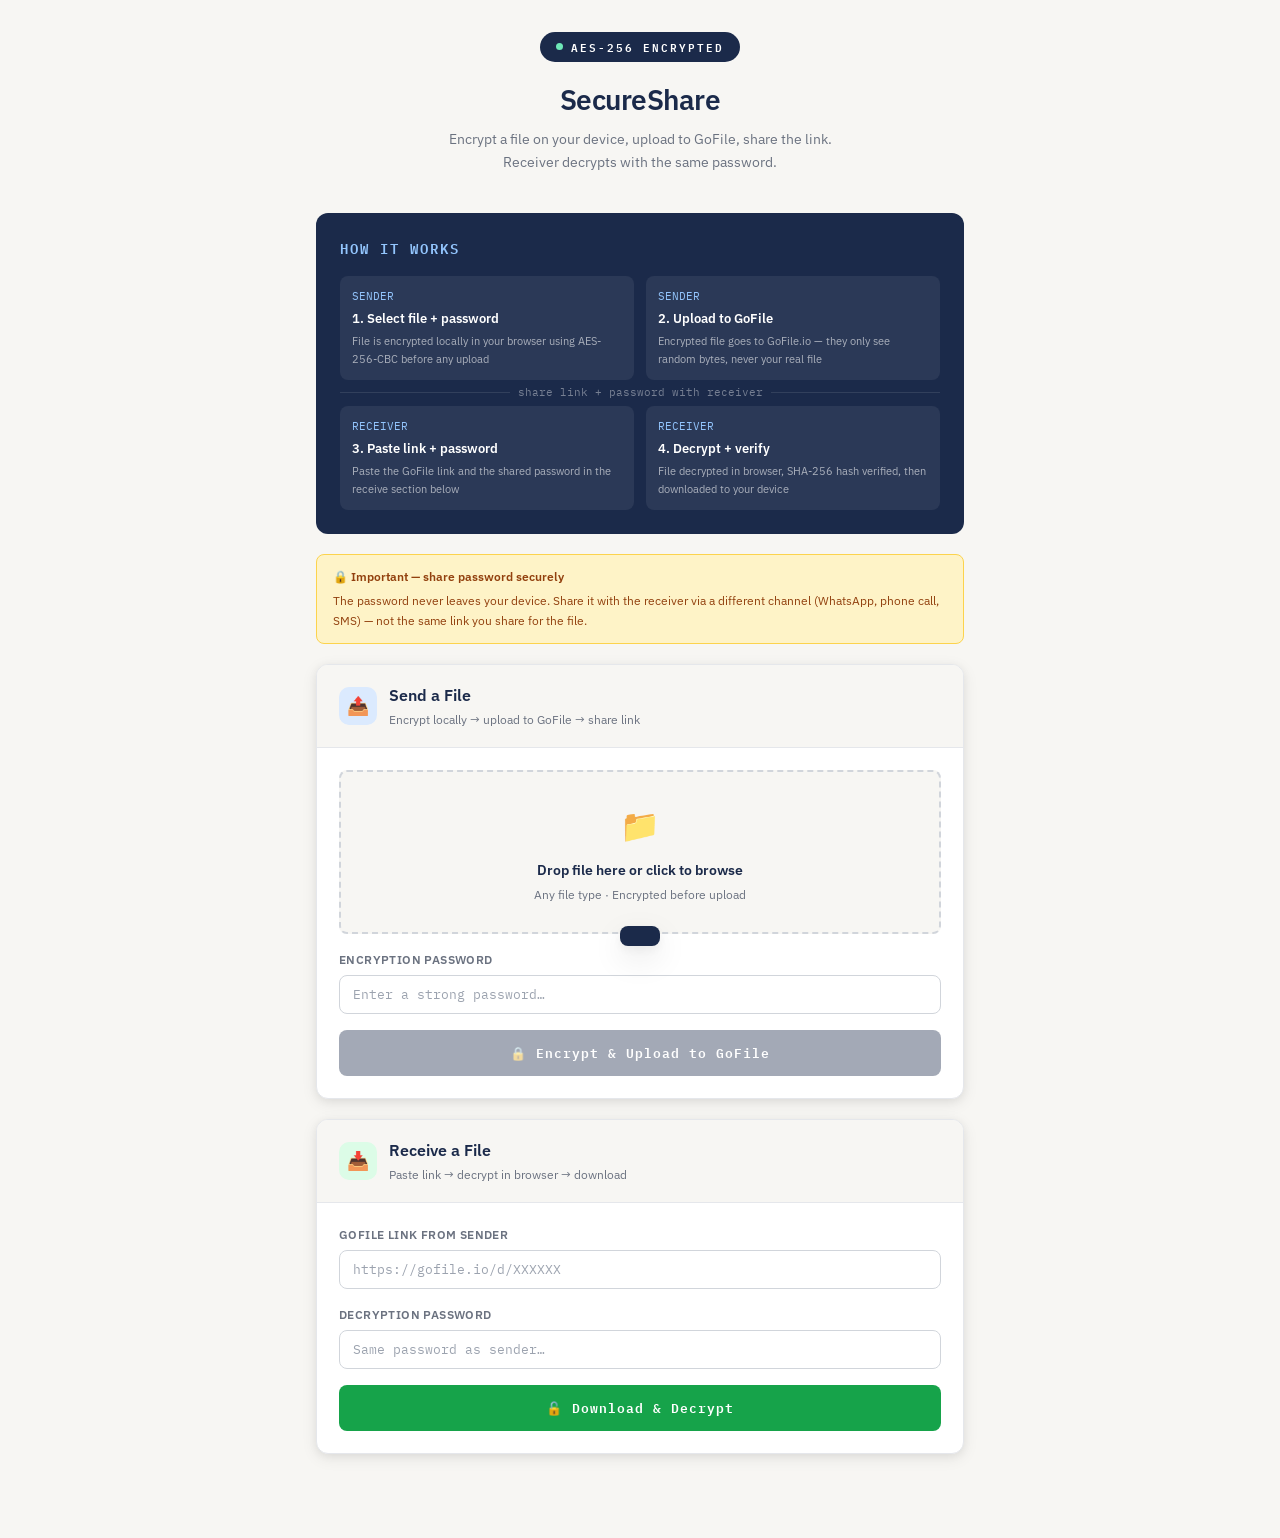
<file: datatransfer.html>
﻿<!DOCTYPE html>
<html lang="en">
<head>
<meta charset="UTF-8"/>
<meta name="viewport" content="width=device-width,initial-scale=1.0"/>
<title>SecureShare — Encrypted File Transfer</title>
<link href="https://fonts.googleapis.com/css2?family=IBM+Plex+Mono:wght@400;600&family=IBM+Plex+Sans:wght@300;400;500;600&display=swap" rel="stylesheet"/>
<style>
*,*::before,*::after{margin:0;padding:0;box-sizing:border-box}
:root{
  --bg:#f7f6f3;--white:#ffffff;--navy:#1b2a4a;--navy2:#2d4170;
  --blue:#2563eb;--blue-lt:#dbeafe;--blue-dk:#1d4ed8;
  --green:#16a34a;--green-lt:#dcfce7;
  --red:#dc2626;--red-lt:#fee2e2;
  --amber:#d97706;--amber-lt:#fef3c7;
  --txt:#111827;--txt2:#6b7280;--txt3:#9ca3af;
  --border:#e5e7eb;--border2:#d1d5db;
  --mono:'IBM Plex Mono',monospace;--sans:'IBM Plex Sans',sans-serif;
  --r:8px;
  --sh:0 1px 3px rgba(0,0,0,.08),0 1px 2px rgba(0,0,0,.05);
  --sh2:0 4px 16px rgba(0,0,0,.08),0 2px 8px rgba(0,0,0,.05);
  --sh3:0 12px 32px rgba(0,0,0,.1),0 4px 12px rgba(0,0,0,.06);
}
html,body{min-height:100%;background:var(--bg);color:var(--txt);font-family:var(--sans);font-size:15px;line-height:1.6}

/* ── Layout ── */
.page{max-width:680px;margin:0 auto;padding:32px 16px 64px}

/* ── Header ── */
.header{text-align:center;margin-bottom:40px}
.header-badge{
  display:inline-flex;align-items:center;gap:8px;
  background:var(--navy);color:#fff;padding:6px 16px;
  border-radius:100px;font-family:var(--mono);font-size:11px;
  font-weight:600;letter-spacing:2px;margin-bottom:16px
}
.header-badge .dot{width:7px;height:7px;border-radius:50%;background:#6ee7b7}
.header h1{font-size:28px;font-weight:600;color:var(--navy);letter-spacing:-0.5px;margin-bottom:6px}
.header p{font-size:14px;color:var(--txt2);max-width:420px;margin:0 auto}

/* ── Cards ── */
.card{background:var(--white);border:1px solid var(--border);border-radius:12px;box-shadow:var(--sh2);overflow:hidden;margin-bottom:20px}
.card-head{
  display:flex;align-items:center;gap:12px;padding:18px 22px;
  border-bottom:1px solid var(--border);background:var(--bg)
}
.card-head-icon{
  width:38px;height:38px;border-radius:10px;
  display:flex;align-items:center;justify-content:center;font-size:18px;flex-shrink:0
}
.icon-blue{background:var(--blue-lt)}
.icon-green{background:var(--green-lt)}
.card-head h2{font-size:16px;font-weight:600;color:var(--navy)}
.card-head p{font-size:12px;color:var(--txt2);margin-top:1px}
.card-body{padding:22px}

/* ── Form elements ── */
.field{margin-bottom:16px}
.field:last-child{margin-bottom:0}
.field label{display:block;font-size:12px;font-weight:600;color:var(--txt2);letter-spacing:.4px;text-transform:uppercase;margin-bottom:6px}
.field input,.field textarea{
  display:block;width:100%;padding:10px 13px;
  font-family:var(--mono);font-size:13px;color:var(--txt);
  background:var(--white);border:1.5px solid var(--border2);
  border-radius:var(--r);outline:none;transition:border-color .2s,box-shadow .2s;
  -webkit-appearance:none
}
.field input:focus,.field textarea:focus{border-color:var(--blue);box-shadow:0 0 0 3px rgba(37,99,235,.1)}
.field input::placeholder,.field textarea::placeholder{color:var(--txt3)}
.field textarea{resize:vertical;min-height:60px}

/* ── Drop zone ── */
.drop-zone{
  border:2px dashed var(--border2);border-radius:var(--r);
  padding:28px 20px;text-align:center;cursor:pointer;
  transition:all .2s;background:var(--bg);position:relative
}
.drop-zone input[type=file]{
  position:absolute;inset:0;opacity:0;cursor:pointer;width:100%;height:100%
}
.drop-zone:hover,.drop-zone.over{border-color:var(--blue);background:var(--blue-lt)}
.drop-zone.has-file{border-color:var(--green);background:var(--green-lt);border-style:solid}
.dz-icon{font-size:32px;margin-bottom:8px;display:block}
.dz-title{font-weight:600;font-size:14px;color:var(--navy);margin-bottom:3px}
.dz-sub{font-size:12px;color:var(--txt2)}

/* ── File info ── */
.file-info{
  display:none;background:var(--bg);border:1px solid var(--border);
  border-radius:var(--r);padding:12px 14px;margin-top:12px
}
.file-info.show{display:block}
.fi-row{display:flex;justify-content:space-between;padding:4px 0;border-bottom:1px solid var(--border);font-size:12px}
.fi-row:last-child{border-bottom:none}
.fi-row span:first-child{color:var(--txt2)}
.fi-row span:last-child{font-family:var(--mono);font-weight:600;color:var(--navy)}

/* ── Progress ── */
.progress-wrap{height:6px;background:var(--bg);border-radius:3px;overflow:hidden;margin:10px 0}
.progress-fill{height:100%;border-radius:3px;background:linear-gradient(90deg,var(--blue),var(--navy2));transition:width .3s;width:0%}
.progress-label{font-family:var(--mono);font-size:11px;color:var(--txt2);text-align:center;margin-top:4px}

/* ── Buttons ── */
.btn{
  display:block;width:100%;padding:12px 20px;font-family:var(--mono);
  font-size:13px;font-weight:600;letter-spacing:1px;text-align:center;
  border-radius:var(--r);cursor:pointer;transition:all .2s;border:none
}
.btn-primary{background:var(--navy);color:#fff}
.btn-primary:hover:not(:disabled){background:var(--navy2);transform:translateY(-1px);box-shadow:var(--sh2)}
.btn-primary:active:not(:disabled){transform:scale(.99)}
.btn-primary:disabled{opacity:.4;cursor:not-allowed}
.btn-green{background:var(--green);color:#fff}
.btn-green:hover:not(:disabled){background:#15803d;transform:translateY(-1px)}
.btn-green:disabled{opacity:.4;cursor:not-allowed}

/* ── Result box ── */
.result-box{
  display:none;margin-top:16px;padding:16px;
  border-radius:var(--r);border:1.5px solid
}
.result-box.show{display:block}
.result-box.success{background:var(--green-lt);border-color:#86efac}
.result-box.error{background:var(--red-lt);border-color:#fca5a5}
.result-title{font-weight:600;font-size:13px;margin-bottom:8px}
.result-box.success .result-title{color:#166534}
.result-box.error   .result-title{color:#991b1b}
.link-row{display:flex;gap:8px;margin-top:8px;align-items:center}
.link-display{
  flex:1;font-family:var(--mono);font-size:11px;color:var(--navy);
  background:var(--white);border:1px solid var(--border2);
  border-radius:6px;padding:8px 10px;word-break:break-all;line-height:1.5
}
.copy-btn{
  flex-shrink:0;padding:8px 14px;font-family:var(--mono);font-size:11px;
  font-weight:600;background:var(--navy);color:#fff;border:none;
  border-radius:6px;cursor:pointer;transition:background .2s;white-space:nowrap
}
.copy-btn:hover{background:var(--navy2)}
.copy-btn.copied{background:var(--green)}

.hash-row{font-family:var(--mono);font-size:11px;color:#166534;margin-top:6px;word-break:break-all}

/* ── Receive result ── */
.recv-success{
  display:none;text-align:center;padding:20px;
  background:var(--green-lt);border:1.5px solid #86efac;border-radius:var(--r);margin-top:16px
}
.recv-success.show{display:block}
.recv-icon{font-size:40px;margin-bottom:8px}
.recv-filename{font-family:var(--mono);font-size:15px;font-weight:600;color:var(--navy);margin-bottom:4px}
.recv-meta{font-size:12px;color:var(--txt2);margin-bottom:14px}
.recv-hash{font-family:var(--mono);font-size:10px;color:var(--green);word-break:break-all;margin-bottom:14px}
.download-btn{
  display:inline-block;padding:10px 24px;background:var(--navy);color:#fff;
  font-family:var(--mono);font-size:12px;font-weight:600;letter-spacing:1px;
  border-radius:var(--r);text-decoration:none;cursor:pointer;
  transition:background .2s;border:none
}
.download-btn:hover{background:var(--navy2)}

/* ── How it works ── */
.how-card{background:var(--navy);border-radius:12px;padding:24px;margin-bottom:20px;color:#fff}
.how-card h3{font-size:14px;font-weight:600;letter-spacing:2px;margin-bottom:16px;color:#93c5fd;font-family:var(--mono)}
.how-steps{display:grid;grid-template-columns:1fr 1fr;gap:12px}
.how-step{background:rgba(255,255,255,.07);border-radius:8px;padding:12px}
.how-step-num{font-family:var(--mono);font-size:11px;color:#93c5fd;margin-bottom:4px}
.how-step-title{font-size:13px;font-weight:600;margin-bottom:3px}
.how-step-desc{font-size:11px;color:rgba(255,255,255,.6);line-height:1.6}
.how-divider{
  display:flex;align-items:center;justify-content:center;
  font-family:var(--mono);font-size:11px;color:rgba(255,255,255,.4);
  gap:8px;margin:4px 0
}
.how-divider::before,.how-divider::after{content:'';flex:1;height:1px;background:rgba(255,255,255,.1)}

/* ── Security note ── */
.security-note{
  background:var(--amber-lt);border:1px solid #fcd34d;border-radius:var(--r);
  padding:12px 16px;font-size:12px;color:#92400e;line-height:1.7;margin-bottom:20px
}
.security-note strong{display:block;margin-bottom:3px;font-weight:600}

/* ── Toast ── */
#toast{
  position:fixed;bottom:24px;left:50%;transform:translateX(-50%) translateY(70px);
  background:var(--navy);color:#fff;font-family:var(--mono);font-size:12px;
  padding:10px 20px;border-radius:8px;box-shadow:var(--sh3);
  transition:transform .3s;z-index:999;white-space:nowrap
}
#toast.show{transform:translateX(-50%) translateY(0)}
#toast.ok{background:var(--green)}
#toast.err{background:var(--red)}

@media(max-width:500px){
  .how-steps{grid-template-columns:1fr}
  .page{padding:20px 12px 48px}
}
</style>
</head>
<body>
<div class="page">

  <!-- Header -->
  <div class="header">
    <div class="header-badge"><span class="dot"></span>AES-256 ENCRYPTED</div>
    <h1>SecureShare</h1>
    <p>Encrypt a file on your device, upload to GoFile, share the link. Receiver decrypts with the same password.</p>
  </div>

  <!-- How it works -->
  <div class="how-card">
    <h3>HOW IT WORKS</h3>
    <div class="how-steps">
      <div class="how-step">
        <div class="how-step-num">SENDER</div>
        <div class="how-step-title">1. Select file + password</div>
        <div class="how-step-desc">File is encrypted locally in your browser using AES-256-CBC before any upload</div>
      </div>
      <div class="how-step">
        <div class="how-step-num">SENDER</div>
        <div class="how-step-title">2. Upload to GoFile</div>
        <div class="how-step-desc">Encrypted file goes to GoFile.io — they only see random bytes, never your real file</div>
      </div>
    </div>
    <div class="how-divider">share link + password with receiver</div>
    <div class="how-steps">
      <div class="how-step">
        <div class="how-step-num">RECEIVER</div>
        <div class="how-step-title">3. Paste link + password</div>
        <div class="how-step-desc">Paste the GoFile link and the shared password in the receive section below</div>
      </div>
      <div class="how-step">
        <div class="how-step-num">RECEIVER</div>
        <div class="how-step-title">4. Decrypt + verify</div>
        <div class="how-step-desc">File decrypted in browser, SHA-256 hash verified, then downloaded to your device</div>
      </div>
    </div>
  </div>

  <!-- Security note -->
  <div class="security-note">
    <strong>🔒 Important — share password securely</strong>
    The password never leaves your device. Share it with the receiver via a different channel (WhatsApp, phone call, SMS) — not the same link you share for the file.
  </div>

  <!-- ── SEND CARD ── -->
  <div class="card">
    <div class="card-head">
      <div class="card-head-icon icon-blue">📤</div>
      <div>
        <h2>Send a File</h2>
        <p>Encrypt locally → upload to GoFile → share link</p>
      </div>
    </div>
    <div class="card-body">
      <!-- Drop zone -->
      <div class="drop-zone" id="dropZone">
        <input type="file" id="fileInput" onchange="onFileSelected(this.files[0])"/>
        <span class="dz-icon">📁</span>
        <div class="dz-title">Drop file here or click to browse</div>
        <div class="dz-sub">Any file type · Encrypted before upload</div>
      </div>

      <!-- File info -->
      <div class="file-info" id="fileInfo">
        <div class="fi-row"><span>File name</span><span id="fi-name">—</span></div>
        <div class="fi-row"><span>File size</span><span id="fi-size">—</span></div>
        <div class="fi-row"><span>SHA-256</span><span id="fi-hash">—</span></div>
      </div>

      <!-- Password -->
      <div class="field" style="margin-top:16px">
        <label for="sendPass">Encryption password</label>
        <input type="password" id="sendPass" placeholder="Enter a strong password…" autocomplete="new-password"/>
      </div>

      <!-- Progress -->
      <div id="sendProgressWrap" style="display:none">
        <div class="progress-wrap"><div class="progress-fill" id="sendProgress"></div></div>
        <div class="progress-label" id="sendProgressLabel">Encrypting…</div>
      </div>

      <button class="btn btn-primary" id="sendBtn" onclick="doSend()" disabled style="margin-top:16px">
        🔒 Encrypt &amp; Upload to GoFile
      </button>

      <!-- Result -->
      <div class="result-box" id="sendResult">
        <div class="result-title">✅ File uploaded successfully!</div>
        <div style="font-size:12px;color:#166534;margin-bottom:8px">Share this link with the receiver. Also share your password through a separate channel.</div>
        <div class="link-row">
          <div class="link-display" id="resultLink">—</div>
          <button class="copy-btn" id="copyBtn" onclick="copyLink()">Copy</button>
        </div>
        <div class="hash-row" id="sendHashRow"></div>
      </div>
    </div>
  </div>

  <!-- ── RECEIVE CARD ── -->
  <div class="card">
    <div class="card-head">
      <div class="card-head-icon icon-green">📥</div>
      <div>
        <h2>Receive a File</h2>
        <p>Paste link → decrypt in browser → download</p>
      </div>
    </div>
    <div class="card-body">
      <div class="field">
        <label for="recvLink">GoFile link from sender</label>
        <input type="text" id="recvLink" placeholder="https://gofile.io/d/XXXXXX" autocomplete="off" spellcheck="false"/>
      </div>
      <div class="field">
        <label for="recvPass">Decryption password</label>
        <input type="password" id="recvPass" placeholder="Same password as sender…"/>
      </div>

      <div id="recvProgressWrap" style="display:none">
        <div class="progress-wrap"><div class="progress-fill" id="recvProgress"></div></div>
        <div class="progress-label" id="recvProgressLabel">Downloading…</div>
      </div>

      <button class="btn btn-green" id="recvBtn" onclick="doReceive()" style="margin-top:4px">
        🔓 Download &amp; Decrypt
      </button>

      <!-- Receive success -->
      <div class="recv-success" id="recvSuccess">
        <div class="recv-icon">✅</div>
        <div class="recv-filename" id="recvFileName">—</div>
        <div class="recv-meta" id="recvMeta">—</div>
        <div class="recv-hash" id="recvHash">—</div>
        <button class="download-btn" id="recvDownloadBtn">⬇ Save File</button>
      </div>

      <div class="result-box error" id="recvError">
        <div class="result-title" id="recvErrorMsg">Error</div>
      </div>
    </div>
  </div>

</div>
<div id="toast"></div>

<script>
// ═══════════════════════════════════════════════
//  SecureShare — Browser-side AES-256 + GoFile
// ═══════════════════════════════════════════════

let selectedFile = null;
let selectedFileHash = '';
let decryptedBlob = null;
let decryptedName = '';

// ── Helpers ──────────────────────────────────────────────────────────────────
function fmt(b){ return b<1024?b+'B':b<1048576?(b/1024).toFixed(1)+'KB':(b/1048576).toFixed(2)+'MB'; }

function toast(msg, cls=''){
  const t=document.getElementById('toast');
  t.textContent=msg; t.className='show'+(cls?' '+cls:'');
  clearTimeout(t._t); t._t=setTimeout(()=>t.className='',3000);
}

async function sha256hex(data){
  const buf=await crypto.subtle.digest('SHA-256', data);
  return Array.from(new Uint8Array(buf)).map(x=>x.toString(16).padStart(2,'0')).join('');
}

function setProg(id, pct, label){
  document.getElementById(id).style.width=pct+'%';
  if(label) document.getElementById(id+'Label').textContent=label;
}

// ── Password → AES-256 key (PBKDF2 same as Python) ───────────────────────────
async function deriveKey(password, salt){
  const enc   = new TextEncoder();
  const raw   = enc.encode(password);
  const base  = await crypto.subtle.importKey('raw', raw, 'PBKDF2', false, ['deriveKey']);
  return await crypto.subtle.deriveKey(
    {name:'PBKDF2', salt, iterations:100000, hash:'SHA-256'},
    base,
    {name:'AES-CBC', length:256},
    false, ['encrypt','decrypt']
  );
}

// ── Encrypt (salt[16] + iv[16] + ciphertext) ─────────────────────────────────
async function encryptData(data, password){
  const salt = crypto.getRandomValues(new Uint8Array(16));
  const iv   = crypto.getRandomValues(new Uint8Array(16));
  const key  = await deriveKey(password, salt);
  const ct   = await crypto.subtle.encrypt({name:'AES-CBC', iv}, key, data);
  const out  = new Uint8Array(32 + ct.byteLength);
  out.set(salt, 0); out.set(iv, 16); out.set(new Uint8Array(ct), 32);
  return out.buffer;
}

// ── Decrypt ───────────────────────────────────────────────────────────────────
async function decryptData(data, password){
  const arr  = new Uint8Array(data);
  const salt = arr.slice(0, 16);
  const iv   = arr.slice(16, 32);
  const ct   = arr.slice(32);
  const key  = await deriveKey(password, salt);
  return await crypto.subtle.decrypt({name:'AES-CBC', iv}, key, ct);
}

// ── Encode metadata header (mirrors Python script) ───────────────────────────
function buildPayload(originalName, sha256, encryptedBytes){
  const meta     = JSON.stringify({original_name:originalName, sha256, size:encryptedBytes.byteLength});
  const metaEnc  = new TextEncoder().encode(meta);
  const metaLen  = new Uint8Array(4);
  new DataView(metaLen.buffer).setUint32(0, metaEnc.byteLength, false);
  const total = new Uint8Array(4 + metaEnc.byteLength + encryptedBytes.byteLength);
  total.set(metaLen, 0);
  total.set(metaEnc, 4);
  total.set(new Uint8Array(encryptedBytes), 4 + metaEnc.byteLength);
  return total.buffer;
}

function parsePayload(data){
  const arr    = new Uint8Array(data);
  const metaLen= new DataView(data).getUint32(0, false);
  const meta   = JSON.parse(new TextDecoder().decode(arr.slice(4, 4+metaLen)));
  const enc    = arr.slice(4+metaLen).buffer;
  return {meta, enc};
}

// ── File selected ─────────────────────────────────────────────────────────────
async function onFileSelected(file){
  if(!file) return;
  selectedFile = file;
  const dz = document.getElementById('dropZone');
  dz.classList.add('has-file');
  dz.querySelector('.dz-title').textContent = file.name;
  dz.querySelector('.dz-sub').textContent   = fmt(file.size);

  const buf  = await file.arrayBuffer();
  selectedFileHash = await sha256hex(buf);

  document.getElementById('fi-name').textContent = file.name.length>28?file.name.slice(0,26)+'…':file.name;
  document.getElementById('fi-size').textContent = fmt(file.size);
  document.getElementById('fi-hash').textContent = selectedFileHash.slice(0,16)+'…';
  document.getElementById('fileInfo').classList.add('show');
  document.getElementById('sendBtn').disabled = false;
}

// Drop events
const dz = document.getElementById('dropZone');
dz.addEventListener('dragover',  e=>{e.preventDefault();dz.classList.add('over');});
dz.addEventListener('dragleave', ()=>dz.classList.remove('over'));
dz.addEventListener('drop', e=>{
  e.preventDefault(); dz.classList.remove('over');
  if(e.dataTransfer.files[0]) onFileSelected(e.dataTransfer.files[0]);
});

// ── SEND ──────────────────────────────────────────────────────────────────────
async function doSend(){
  if(!selectedFile){ toast('Select a file first','err'); return; }
  const pass = document.getElementById('sendPass').value.trim();
  if(!pass){ toast('Enter a password','err'); return; }

  document.getElementById('sendBtn').disabled = true;
  document.getElementById('sendResult').classList.remove('show');
  document.getElementById('sendProgressWrap').style.display='block';

  try {
    // 1. Read file
    setProg('sendProgress', 10, 'Reading file…');
    const raw = await selectedFile.arrayBuffer();

    // 2. SHA-256 original
    setProg('sendProgress', 20, 'Computing SHA-256…');
    const origHash = await sha256hex(raw);

    // 3. Encrypt
    setProg('sendProgress', 35, 'Encrypting AES-256-CBC…');
    const encrypted = await encryptData(raw, pass);

    // 4. Build payload with metadata header
    setProg('sendProgress', 50, 'Preparing payload…');
    const payload  = buildPayload(selectedFile.name, origHash, encrypted);
    const encName  = selectedFile.name + '.vl';
    const blob     = new Blob([payload], {type:'application/octet-stream'});

    // 5. Get GoFile upload server
    setProg('sendProgress', 58, 'Getting upload server…');
    const srvResp  = await fetch('https://api.gofile.io/servers');
    const srvData  = await srvResp.json();
    const server   = srvData.data.servers[0].name;

    // 6. Upload to GoFile
    setProg('sendProgress', 65, 'Uploading to GoFile…');
    const form = new FormData();
    form.append('file', blob, encName);
    const upResp = await fetch(`https://${server}.gofile.io/uploadFile`, {method:'POST', body:form});
    const upData = await upResp.json();

    if(upData.status !== 'ok') throw new Error('GoFile upload failed: '+JSON.stringify(upData));

    setProg('sendProgress', 100, 'Done!');

    const shareLink = upData.data.downloadPage;

    // Show result
    const rb = document.getElementById('sendResult');
    rb.className = 'result-box show success';
    document.getElementById('resultLink').textContent   = shareLink;
    document.getElementById('sendHashRow').textContent  = 'SHA-256: '+origHash;
    toast('Uploaded successfully!','ok');

  } catch(e){
    const rb = document.getElementById('sendResult');
    rb.className = 'result-box show error';
    rb.querySelector('.result-title').textContent = '❌ '+e.message;
    toast('Upload failed','err');
  } finally {
    document.getElementById('sendBtn').disabled = false;
    setTimeout(()=>document.getElementById('sendProgressWrap').style.display='none', 1200);
  }
}

function copyLink(){
  const link = document.getElementById('resultLink').textContent;
  navigator.clipboard.writeText(link).then(()=>{
    const btn = document.getElementById('copyBtn');
    btn.textContent='Copied!'; btn.classList.add('copied');
    setTimeout(()=>{ btn.textContent='Copy'; btn.classList.remove('copied'); }, 2000);
  });
}

// ── RECEIVE ───────────────────────────────────────────────────────────────────
async function doReceive(){
  const link = document.getElementById('recvLink').value.trim();
  const pass = document.getElementById('recvPass').value.trim();
  if(!link){ toast('Paste the GoFile link','err'); return; }
  if(!pass){ toast('Enter the decryption password','err'); return; }

  document.getElementById('recvBtn').disabled    = true;
  document.getElementById('recvSuccess').classList.remove('show');
  document.getElementById('recvError').classList.remove('show');
  document.getElementById('recvProgressWrap').style.display='block';

  try {
    // 1. Resolve GoFile link → direct download URL
    setProg('recvProgress', 10, 'Resolving link…');
    let directUrl='', fileName='', fileSize=0;

    if(link.includes('gofile.io/d/')){
      const contentId = link.split('/').pop();
      // Use a CORS proxy since GoFile API blocks browser requests without token
      const apiUrl = `https://api.gofile.io/getContent?contentId=${contentId}&token=&cache=true`;
      let apiResp, apiData;
      try {
        apiResp = await fetch(apiUrl);
        apiData = await apiResp.json();
      } catch(e){
        // If CORS blocked, try direct approach using allorigins proxy
        const proxy = `https://api.allorigins.win/get?url=${encodeURIComponent(apiUrl)}`;
        const pResp = await fetch(proxy);
        const pData = await pResp.json();
        apiData     = JSON.parse(pData.contents);
      }
      if(apiData.status !== 'ok') throw new Error('Could not resolve GoFile link.');
      const contents = apiData.data.contents;
      const first    = Object.values(contents)[0];
      directUrl = first.link;
      fileName  = first.name;
      fileSize  = first.size || 0;
    } else {
      directUrl = link;
      fileName  = link.split('/').pop() || 'file.vl';
    }

    // 2. Download
    setProg('recvProgress', 25, 'Downloading encrypted file…');
    const dlResp = await fetch(directUrl);
    if(!dlResp.ok) throw new Error(`Download failed: HTTP ${dlResp.status}`);

    const total = parseInt(dlResp.headers.get('content-length') || fileSize || 0);
    const reader = dlResp.body.getReader();
    const chunks = [];
    let received = 0;
    while(true){
      const {done, value} = await reader.read();
      if(done) break;
      chunks.push(value); received += value.byteLength;
      if(total) setProg('recvProgress', 25 + (received/total)*40, 'Downloading…');
    }
    const totalLen  = chunks.reduce((s,c)=>s+c.byteLength, 0);
    const combined  = new Uint8Array(totalLen);
    let offset=0; for(const c of chunks){ combined.set(c,offset); offset+=c.byteLength; }

    // 3. Parse metadata
    setProg('recvProgress', 70, 'Parsing metadata…');
    const {meta, enc} = parsePayload(combined.buffer);

    // 4. Decrypt
    setProg('recvProgress', 80, 'Decrypting AES-256…');
    let decrypted;
    try {
      decrypted = await decryptData(enc, pass);
    } catch(e){
      throw new Error('Decryption failed — wrong password?');
    }

    // 5. SHA-256 verify
    setProg('recvProgress', 95, 'Verifying SHA-256…');
    const calcHash = await sha256hex(decrypted);
    if(calcHash !== meta.sha256){
      throw new Error(`Integrity check FAILED.\nExpected: ${meta.sha256}\nGot:      ${calcHash}`);
    }

    setProg('recvProgress', 100, 'Done!');

    // 6. Store blob for download
    decryptedBlob = new Blob([decrypted]);
    decryptedName = meta.original_name;

    // Show success
    document.getElementById('recvFileName').textContent = meta.original_name;
    document.getElementById('recvMeta').textContent     = fmt(decrypted.byteLength)+' · SHA-256 verified';
    document.getElementById('recvHash').textContent     = 'SHA-256: '+calcHash;
    document.getElementById('recvSuccess').classList.add('show');
    document.getElementById('recvDownloadBtn').onclick  = saveDecrypted;
    toast('Decrypted and verified!','ok');

  } catch(e){
    const eb = document.getElementById('recvError');
    eb.classList.add('show');
    document.getElementById('recvErrorMsg').textContent = '❌ '+e.message;
    toast('Failed','err');
  } finally {
    document.getElementById('recvBtn').disabled = false;
    setTimeout(()=>document.getElementById('recvProgressWrap').style.display='none', 1200);
  }
}

function saveDecrypted(){
  if(!decryptedBlob) return;
  const url = URL.createObjectURL(decryptedBlob);
  const a   = document.createElement('a');
  a.href    = url; a.download = decryptedName;
  a.click();
  setTimeout(()=>URL.revokeObjectURL(url), 5000);
}
</script>
</body>
</html>
</file>
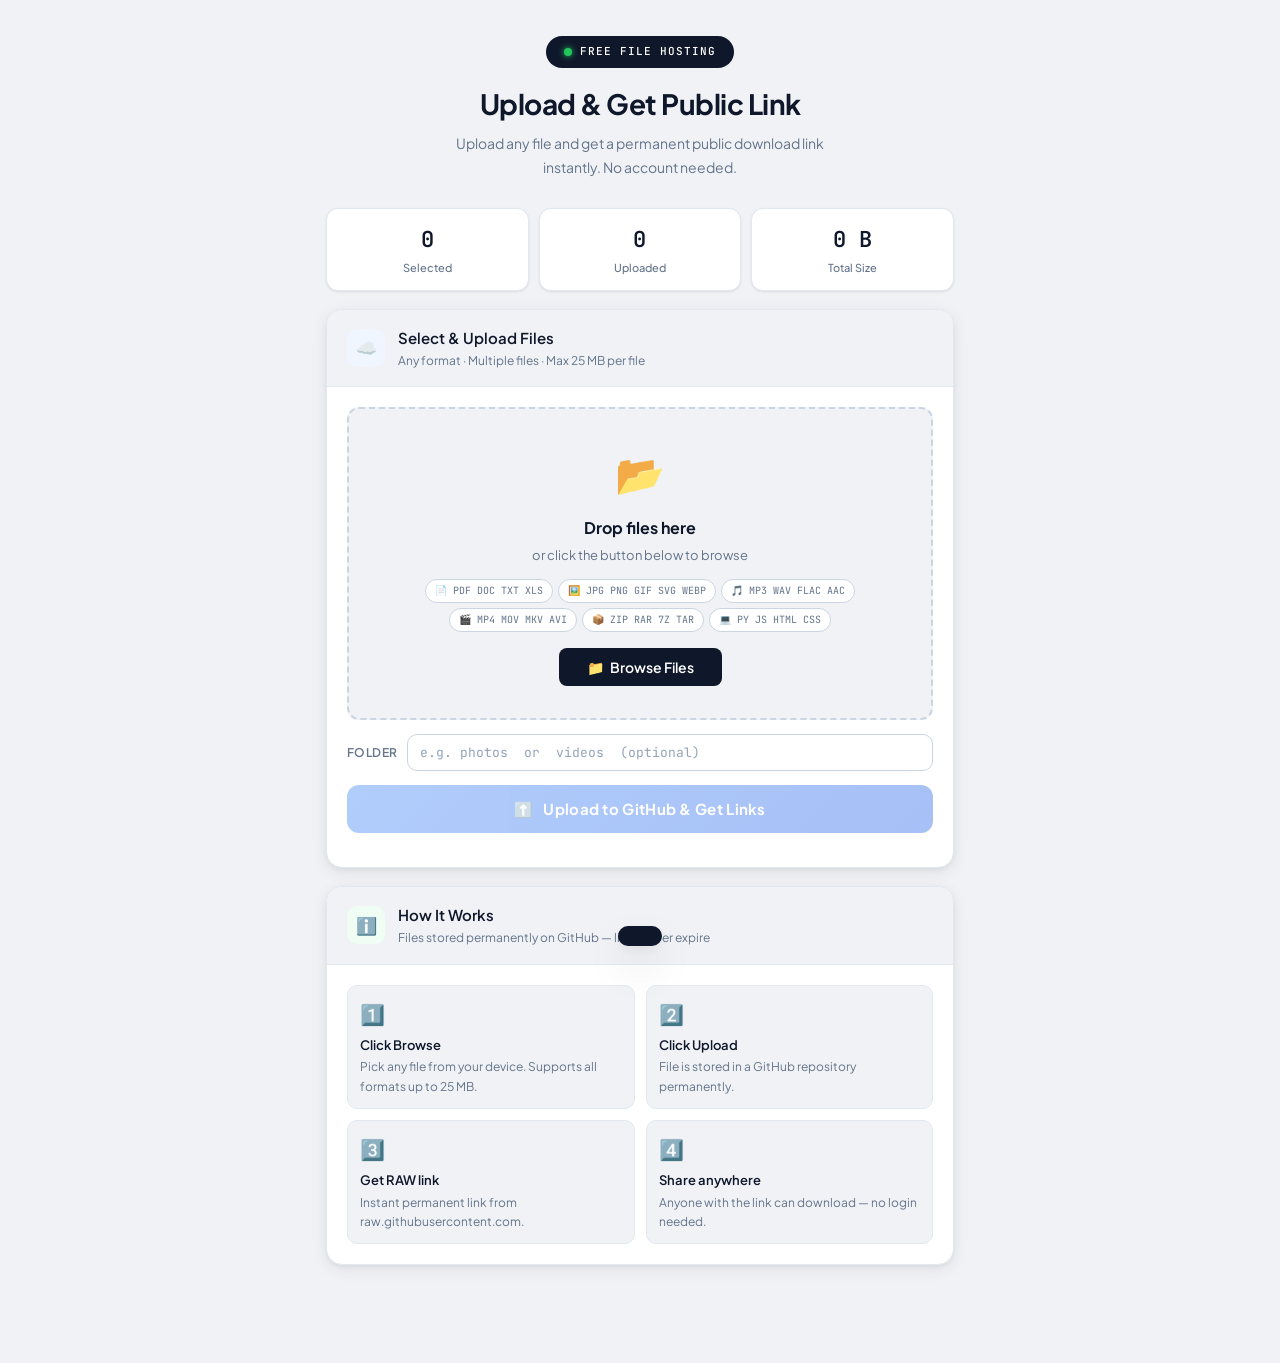
<file: file_transfer.html>
<!DOCTYPE html>
<html lang="en">
<head>
<meta charset="UTF-8"/>
<meta name="viewport" content="width=device-width,initial-scale=1.0"/>
<title>FileShare — Upload & Get Link</title>
<link href="https://fonts.googleapis.com/css2?family=Plus+Jakarta+Sans:wght@300;400;500;600;700&family=JetBrains+Mono:wght@400;500&display=swap" rel="stylesheet"/>
<style>
*,*::before,*::after{margin:0;padding:0;box-sizing:border-box}
:root{
  --bg:#f0f2f5;--white:#fff;--navy:#0f172a;--navy2:#1e293b;
  --blue:#3b82f6;--blue2:#2563eb;--blue-lt:#eff6ff;
  --green:#22c55e;--green-lt:#f0fdf4;--green-dk:#16a34a;
  --red:#ef4444;--red-lt:#fef2f2;
  --txt:#0f172a;--txt2:#64748b;--txt3:#94a3b8;
  --border:#e2e8f0;--border2:#cbd5e1;
  --sans:'Plus Jakarta Sans',sans-serif;
  --mono:'JetBrains Mono',monospace;
  --r:10px;
  --sh:0 1px 3px rgba(0,0,0,.06),0 1px 2px rgba(0,0,0,.04);
  --sh2:0 4px 16px rgba(0,0,0,.08),0 2px 4px rgba(0,0,0,.04);
  --sh3:0 20px 40px rgba(0,0,0,.1),0 4px 12px rgba(0,0,0,.06);
}
html,body{min-height:100%;background:var(--bg);font-family:var(--sans);color:var(--txt);font-size:15px;line-height:1.6}

.page{max-width:660px;margin:0 auto;padding:36px 16px 80px}

/* Header */
.header{text-align:center;margin-bottom:28px}
.hbadge{display:inline-flex;align-items:center;gap:8px;background:var(--navy);color:#fff;padding:7px 18px;border-radius:100px;font-family:var(--mono);font-size:11px;font-weight:500;letter-spacing:1px;margin-bottom:14px}
.hbadge-dot{width:8px;height:8px;border-radius:50%;background:var(--green);box-shadow:0 0 6px var(--green)}
.header h1{font-size:28px;font-weight:700;color:var(--navy);letter-spacing:-.5px;margin-bottom:6px}
.header p{font-size:14px;color:var(--txt2);max-width:420px;margin:0 auto;line-height:1.7}

/* Stats */
.stats{display:grid;grid-template-columns:repeat(3,1fr);gap:10px;margin-bottom:18px}
.sbox{background:var(--white);border:1px solid var(--border);border-radius:12px;padding:13px;text-align:center;box-shadow:var(--sh)}
.sval{font-family:var(--mono);font-size:22px;font-weight:600;color:var(--navy);display:block}
.slbl{font-size:11px;color:var(--txt2);margin-top:2px;display:block;font-weight:500}

/* Card */
.card{background:var(--white);border:1px solid var(--border);border-radius:16px;box-shadow:var(--sh2);margin-bottom:18px;overflow:hidden}
.card-hd{display:flex;align-items:center;gap:13px;padding:16px 20px;border-bottom:1px solid var(--border);background:var(--bg)}
.card-ico{width:38px;height:38px;border-radius:10px;display:flex;align-items:center;justify-content:center;font-size:17px;flex-shrink:0}
.ci-blue{background:var(--blue-lt)} .ci-green{background:var(--green-lt)}
.card-hd h2{font-size:15px;font-weight:600;color:var(--navy)}
.card-hd p{font-size:12px;color:var(--txt2);margin-top:1px}
.card-body{padding:20px}

/* ── DROP ZONE (no input inside — avoids blocking) ── */
.dz-wrap{
  border:2px dashed var(--border2);
  border-radius:12px;
  padding:32px 20px;
  text-align:center;
  transition:all .25s;
  background:var(--bg);
  margin-bottom:14px;
  user-select:none;
}
.dz-wrap.over{border-color:var(--blue);background:var(--blue-lt)}
.dz-wrap.has-files{border-color:var(--green);background:var(--green-lt);border-style:solid}
.dz-ico{font-size:40px;display:block;margin-bottom:10px}
.dz-title{font-size:16px;font-weight:700;color:var(--navy);margin-bottom:4px}
.dz-sub{font-size:13px;color:var(--txt2);margin-bottom:14px}
.dz-tags{display:flex;flex-wrap:wrap;gap:5px;justify-content:center;margin-bottom:16px}
.dtag{font-family:var(--mono);font-size:10px;padding:3px 9px;border-radius:100px;border:1px solid var(--border2);color:var(--txt2);background:var(--white)}

/* Browse button inside drop zone */
.browse-btn{
  display:inline-block;
  padding:10px 28px;
  background:var(--navy);
  color:#fff;
  font-family:var(--sans);
  font-size:14px;
  font-weight:600;
  border-radius:8px;
  cursor:pointer;
  border:none;
  transition:background .2s;
}
.browse-btn:hover{background:var(--navy2)}

/* Hidden real file input — triggered by browse button */
#realFileInput{
  display:none;
}

/* Folder row */
.folder-row{display:flex;align-items:center;gap:10px;margin-bottom:14px}
.folder-row label{font-size:12px;font-weight:600;color:var(--txt2);letter-spacing:.4px;text-transform:uppercase;flex-shrink:0;white-space:nowrap}
.folder-row input{
  flex:1;padding:9px 12px;font-family:var(--mono);font-size:13px;
  color:var(--txt);background:var(--white);border:1.5px solid var(--border2);
  border-radius:var(--r);outline:none;transition:border-color .2s;
}
.folder-row input:focus{border-color:var(--blue)}
.folder-row input::placeholder{color:var(--txt3)}

/* File list */
.flist{display:none;margin-bottom:14px}
.flist.show{display:block}
.flist-hd{font-size:11px;font-weight:600;color:var(--txt2);letter-spacing:.5px;text-transform:uppercase;margin-bottom:8px;display:flex;justify-content:space-between;align-items:center}
.flist-clear{font-size:11px;color:var(--red);cursor:pointer;background:none;border:none;font-family:var(--sans);font-weight:500}
.flist-clear:hover{text-decoration:underline}
.fitem{display:flex;align-items:center;gap:10px;padding:10px 12px;background:var(--bg);border:1px solid var(--border);border-radius:var(--r);margin-bottom:7px}
.fitem:last-child{margin-bottom:0}
.fitem-ico{width:34px;height:34px;border-radius:8px;display:flex;align-items:center;justify-content:center;font-size:16px;flex-shrink:0;background:var(--white);border:1px solid var(--border)}
.fitem-info{flex:1;min-width:0}
.fitem-name{font-size:13px;font-weight:600;color:var(--navy);white-space:nowrap;overflow:hidden;text-overflow:ellipsis}
.fitem-meta{font-size:11px;color:var(--txt2);font-family:var(--mono);margin-top:1px}
.fitem-prog{height:3px;background:var(--border);border-radius:2px;overflow:hidden;margin-top:5px}
.fitem-prog-fill{height:100%;background:var(--blue);border-radius:2px;transition:width .3s;width:0%}
.fitem-status{font-size:11px;font-family:var(--mono);font-weight:500;flex-shrink:0;min-width:60px;text-align:right}
.st-wait{color:var(--txt3)} .st-up{color:var(--blue)} .st-ok{color:var(--green-dk)} .st-err{color:var(--red)}
.fitem-del{width:26px;height:26px;border-radius:6px;display:flex;align-items:center;justify-content:center;cursor:pointer;color:var(--txt3);font-size:14px;background:none;border:1px solid var(--border);transition:all .2s;flex-shrink:0}
.fitem-del:hover{background:var(--red-lt);color:var(--red);border-color:var(--red)}

/* Upload btn */
.upload-btn{
  width:100%;padding:14px;font-family:var(--sans);font-size:15px;font-weight:700;
  color:#fff;background:linear-gradient(135deg,var(--blue),var(--blue2));
  border:none;border-radius:12px;cursor:pointer;transition:all .25s;
  letter-spacing:.3px;box-shadow:0 4px 14px rgba(59,130,246,.35);
  margin-bottom:14px;
}
.upload-btn:hover:not(:disabled){transform:translateY(-2px);box-shadow:0 8px 20px rgba(59,130,246,.4)}
.upload-btn:active:not(:disabled){transform:scale(.99)}
.upload-btn:disabled{opacity:.4;cursor:not-allowed;box-shadow:none;transform:none}

/* Progress */
.overall{display:none;margin-bottom:10px}
.overall.show{display:block}
.op-bar{height:7px;background:var(--border);border-radius:4px;overflow:hidden;margin-bottom:5px}
.op-fill{height:100%;background:linear-gradient(90deg,var(--blue),var(--green));border-radius:4px;transition:width .4s;width:0%}
.op-lbl{font-family:var(--mono);font-size:11px;color:var(--txt2);text-align:center}

/* Results */
.results{display:none;margin-top:6px}
.results.show{display:block}
.res-title{font-size:13px;font-weight:700;color:var(--navy);letter-spacing:.5px;text-transform:uppercase;margin-bottom:10px;display:flex;align-items:center;gap:8px}
.ritem{background:var(--white);border:1px solid var(--border);border-radius:12px;padding:13px 15px;margin-bottom:10px;box-shadow:var(--sh)}
.ritem:last-child{margin-bottom:0}
.ritem-top{display:flex;align-items:center;gap:10px;margin-bottom:10px}
.ritem-ico{width:32px;height:32px;border-radius:8px;display:flex;align-items:center;justify-content:center;font-size:14px;background:var(--green-lt);flex-shrink:0}
.ritem-name{font-size:13px;font-weight:600;color:var(--navy);flex:1;min-width:0;overflow:hidden;text-overflow:ellipsis;white-space:nowrap}
.ritem-size{font-family:var(--mono);font-size:11px;color:var(--txt2);flex-shrink:0}
.link-block{display:flex;align-items:center;gap:8px;margin-bottom:6px}
.link-block:last-child{margin-bottom:0}
.lb-tag{font-size:10px;font-weight:600;padding:2px 8px;border-radius:100px;flex-shrink:0;font-family:var(--mono)}
.lb-raw{background:#dcfce7;color:#166534} .lb-page{background:#dbeafe;color:#1e40af}
.lb-val{flex:1;font-family:var(--mono);font-size:11px;color:var(--navy2);background:var(--bg);border:1px solid var(--border);border-radius:6px;padding:6px 10px;white-space:nowrap;overflow:hidden;text-overflow:ellipsis}
.lb-btns{display:flex;gap:5px;flex-shrink:0}
.abtn{padding:5px 10px;font-family:var(--mono);font-size:10px;font-weight:500;border-radius:6px;cursor:pointer;border:1px solid;transition:all .2s;text-decoration:none;display:inline-flex;align-items:center;white-space:nowrap}
.abtn-copy{background:var(--blue-lt);border-color:#bfdbfe;color:var(--blue2)}
.abtn-copy:hover,.abtn-copy.copied{background:var(--green);color:#fff;border-color:var(--green)}
.abtn-open{background:var(--bg);border-color:var(--border2);color:var(--txt2)}
.abtn-open:hover{background:var(--navy);color:#fff;border-color:var(--navy)}
.copy-all{width:100%;margin-top:12px;padding:11px;font-family:var(--mono);font-size:12px;font-weight:600;color:var(--navy);background:var(--white);border:1.5px solid var(--border2);border-radius:var(--r);cursor:pointer;transition:all .2s;letter-spacing:.4px}
.copy-all:hover{background:var(--navy);color:#fff;border-color:var(--navy)}
.err-item{background:var(--red-lt);border:1px solid #fecaca;border-radius:10px;padding:11px 14px;font-size:12px;color:#991b1b;margin-bottom:8px;font-family:var(--mono);word-break:break-word}

/* Toast */
#toast{position:fixed;bottom:24px;left:50%;transform:translateX(-50%) translateY(70px);background:var(--navy);color:#fff;font-family:var(--mono);font-size:12px;padding:10px 22px;border-radius:100px;box-shadow:var(--sh3);transition:transform .3s;z-index:9999;white-space:nowrap;pointer-events:none}
#toast.show{transform:translateX(-50%) translateY(0)}
#toast.ok{background:#166534} #toast.err{background:#991b1b}

@media(max-width:520px){
  .stats{grid-template-columns:1fr 1fr}
  .header h1{font-size:22px}
  .lb-tag{display:none}
}
</style>
</head>
<body>
<div class="page">

  <div class="header">
    <div class="hbadge"><span class="hbadge-dot"></span>FREE FILE HOSTING</div>
    <h1>Upload &amp; Get Public Link</h1>
    <p>Upload any file and get a permanent public download link instantly. No account needed.</p>
  </div>

  <div class="stats">
    <div class="sbox"><span class="sval" id="sTotal">0</span><span class="slbl">Selected</span></div>
    <div class="sbox"><span class="sval" id="sDone">0</span><span class="slbl">Uploaded</span></div>
    <div class="sbox"><span class="sval" id="sSize">0 B</span><span class="slbl">Total Size</span></div>
  </div>

  <div class="card">
    <div class="card-hd">
      <div class="card-ico ci-blue">☁️</div>
      <div>
        <h2>Select &amp; Upload Files</h2>
        <p>Any format · Multiple files · Max 25 MB per file</p>
      </div>
    </div>
    <div class="card-body">

      <!-- Drop zone — NO file input inside it -->
      <div class="dz-wrap" id="dzWrap">
        <span class="dz-ico">📂</span>
        <div class="dz-title" id="dzTitle">Drop files here</div>
        <div class="dz-sub">or click the button below to browse</div>
        <div class="dz-tags">
          <span class="dtag">📄 PDF DOC TXT XLS</span>
          <span class="dtag">🖼️ JPG PNG GIF SVG WEBP</span>
          <span class="dtag">🎵 MP3 WAV FLAC AAC</span>
          <span class="dtag">🎬 MP4 MOV MKV AVI</span>
          <span class="dtag">📦 ZIP RAR 7Z TAR</span>
          <span class="dtag">💻 PY JS HTML CSS</span>
        </div>
        <!-- Dedicated browse button — triggers hidden input -->
        <button class="browse-btn" type="button" onclick="document.getElementById('realFileInput').click()">
          📁 &nbsp; Browse Files
        </button>
      </div>

      <!-- Real file input — completely separate, hidden -->
      <input
        type="file"
        id="realFileInput"
        multiple
        accept="*/*"
        style="display:none;"
      />

      <!-- File list -->
      <div class="flist" id="flist">
        <div class="flist-hd">
          <span>Files ready to upload &nbsp;(<span id="fcount">0</span>)</span>
          <button class="flist-clear" onclick="clearAll()">✕ Remove all</button>
        </div>
        <div id="flistBody"></div>
      </div>

      <!-- Folder -->
      <div class="folder-row">
        <label>Folder</label>
        <input
          type="text"
          id="folderInp"
          placeholder="e.g. photos  or  videos  (optional)"
          autocomplete="off"
        />
      </div>

      <!-- Upload button -->
      <button class="upload-btn" id="upBtn" onclick="startUpload()" disabled>
        ⬆️ &nbsp; Upload to GitHub &amp; Get Links
      </button>

      <!-- Progress bar -->
      <div class="overall" id="overall">
        <div class="op-bar"><div class="op-fill" id="opFill"></div></div>
        <div class="op-lbl" id="opLbl">Uploading…</div>
      </div>

      <!-- Results -->
      <div class="results" id="results">
        <div class="res-title">✅ &nbsp; Public Download Links</div>
        <div id="rlist"></div>
        <button class="copy-all" onclick="copyAll()">📋 &nbsp; Copy All Links</button>
      </div>

    </div>
  </div>

  <!-- Info card -->
  <div class="card">
    <div class="card-hd">
      <div class="card-ico ci-green">ℹ️</div>
      <div>
        <h2>How It Works</h2>
        <p>Files stored permanently on GitHub — links never expire</p>
      </div>
    </div>
    <div class="card-body">
      <div style="display:grid;grid-template-columns:1fr 1fr;gap:11px">
        <div style="padding:12px;background:var(--bg);border-radius:10px;border:1px solid var(--border)">
          <div style="font-size:20px;margin-bottom:5px">1️⃣</div>
          <div style="font-size:13px;font-weight:600;color:var(--navy);margin-bottom:2px">Click Browse</div>
          <div style="font-size:12px;color:var(--txt2);line-height:1.6">Pick any file from your device. Supports all formats up to 25 MB.</div>
        </div>
        <div style="padding:12px;background:var(--bg);border-radius:10px;border:1px solid var(--border)">
          <div style="font-size:20px;margin-bottom:5px">2️⃣</div>
          <div style="font-size:13px;font-weight:600;color:var(--navy);margin-bottom:2px">Click Upload</div>
          <div style="font-size:12px;color:var(--txt2);line-height:1.6">File is stored in a GitHub repository permanently.</div>
        </div>
        <div style="padding:12px;background:var(--bg);border-radius:10px;border:1px solid var(--border)">
          <div style="font-size:20px;margin-bottom:5px">3️⃣</div>
          <div style="font-size:13px;font-weight:600;color:var(--navy);margin-bottom:2px">Get RAW link</div>
          <div style="font-size:12px;color:var(--txt2);line-height:1.6">Instant permanent link from raw.githubusercontent.com.</div>
        </div>
        <div style="padding:12px;background:var(--bg);border-radius:10px;border:1px solid var(--border)">
          <div style="font-size:20px;margin-bottom:5px">4️⃣</div>
          <div style="font-size:13px;font-weight:600;color:var(--navy);margin-bottom:2px">Share anywhere</div>
          <div style="font-size:12px;color:var(--txt2);line-height:1.6">Anyone with the link can download — no login needed.</div>
        </div>
      </div>
    </div>
  </div>

</div>
<div id="toast"></div>

<script>
// ═══════════════════════════════════════════════
//  OWNER CONFIG — fill these 3 lines only
// ═══════════════════════════════════════════════
const GITHUB_TOKEN  = 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;
const GITHUB_USER   = arunkumar-2004-bit;
const GITHUB_REPO   = browser;
const GITHUB_BRANCH = main;
// ═══════════════════════════════════════════════

let queue     = [];
let doneCount = 0;
let allLinks  = [];

// ── Helpers ──────────────────────────────────────────────────────────────────
function fmt(b){
  if(b<1024)       return b+' B';
  if(b<1048576)    return (b/1024).toFixed(1)+' KB';
  return (b/1048576).toFixed(2)+' MB';
}
function uid(){ return Math.random().toString(36).slice(2,9); }
function esc(t){
  return t.replace(/&/g,'&amp;').replace(/</g,'&lt;').replace(/>/g,'&gt;').replace(/"/g,'&quot;');
}
function toast(msg,cls=''){
  const t=document.getElementById('toast');
  t.textContent=msg; t.className='show'+(cls?' '+cls:'');
  clearTimeout(t._t); t._t=setTimeout(()=>t.className='',3200);
}
function fileIcon(name){
  const e=name.split('.').pop().toLowerCase();
  const m={
    pdf:'📄',doc:'📝',docx:'📝',txt:'📃',md:'📃',
    xls:'📊',xlsx:'📊',csv:'📊',ppt:'📋',pptx:'📋',
    jpg:'🖼️',jpeg:'🖼️',png:'🖼️',gif:'🖼️',svg:'🎨',
    webp:'🖼️',ico:'🖼️',bmp:'🖼️',tiff:'🖼️',
    mp3:'🎵',wav:'🎵',ogg:'🎵',flac:'🎵',aac:'🎵',m4a:'🎵',
    mp4:'🎬',avi:'🎬',mov:'🎬',mkv:'🎬',webm:'🎬',wmv:'🎬',
    zip:'📦',rar:'📦',gz:'📦',tar:'📦','7z':'📦',
    py:'💻',js:'💻',html:'💻',css:'💻',ts:'💻',
    java:'💻',cpp:'💻',c:'💻',go:'💻',php:'💻',
    exe:'⚙️',apk:'📱',json:'📋',xml:'📋',
  };
  return m[e]||'📁';
}
function sanitize(name){
  return name.replace(/\s+/g,'_').replace(/[^a-zA-Z0-9._\-]/g,'_');
}

// ── File input — attached to hidden input only ────────────────────────────────
document.getElementById('realFileInput').addEventListener('change', function(){
  if(this.files && this.files.length > 0){
    addFiles(this.files);
  }
  this.value = ''; // reset so same file can be re-selected
});

// ── Drag and drop on the drop zone div ───────────────────────────────────────
const dzWrap = document.getElementById('dzWrap');
dzWrap.addEventListener('dragover', function(e){
  e.preventDefault();
  e.stopPropagation();
  dzWrap.classList.add('over');
});
dzWrap.addEventListener('dragleave', function(e){
  e.stopPropagation();
  dzWrap.classList.remove('over');
});
dzWrap.addEventListener('drop', function(e){
  e.preventDefault();
  e.stopPropagation();
  dzWrap.classList.remove('over');
  const files = e.dataTransfer.files;
  if(files && files.length > 0) addFiles(files);
});

// ── Stats ─────────────────────────────────────────────────────────────────────
function updateStats(){
  document.getElementById('sTotal').textContent = queue.length;
  document.getElementById('sDone').textContent  = doneCount;
  const sz = queue.reduce((s,f)=>s+f.file.size, 0);
  document.getElementById('sSize').textContent  = fmt(sz);
}

// ── Queue ─────────────────────────────────────────────────────────────────────
function addFiles(files){
  let added = 0;
  for(const f of files){
    if(f.size > 25*1024*1024){
      toast(f.name+' is over 25 MB limit — skipped','err');
      continue;
    }
    queue.push({file:f, id:uid(), status:'wait', prog:0});
    added++;
  }
  if(added > 0){
    renderQueue();
    updateStats();
    document.getElementById('upBtn').disabled = false;
    toast(added+' file(s) added','ok');
  }
}

function removeFile(id){
  queue = queue.filter(f=>f.id!==id);
  renderQueue();
  updateStats();
  if(queue.length===0) document.getElementById('upBtn').disabled=true;
}

function clearAll(){
  queue = [];
  renderQueue();
  updateStats();
  document.getElementById('upBtn').disabled = true;
}

function renderQueue(){
  const wrap = document.getElementById('flist');
  const body = document.getElementById('flistBody');
  document.getElementById('fcount').textContent = queue.length;

  if(queue.length===0){
    wrap.classList.remove('show');
    dzWrap.classList.remove('has-files');
    document.getElementById('dzTitle').textContent = 'Drop files here';
    return;
  }

  wrap.classList.add('show');
  dzWrap.classList.add('has-files');
  document.getElementById('dzTitle').textContent = queue.length+' file(s) ready to upload';

  body.innerHTML = queue.map(item=>`
    <div class="fitem" id="fi-${item.id}">
      <div class="fitem-ico">${fileIcon(item.file.name)}</div>
      <div class="fitem-info">
        <div class="fitem-name" title="${esc(item.file.name)}">${esc(item.file.name)}</div>
        <div class="fitem-meta">${fmt(item.file.size)}</div>
        <div class="fitem-prog">
          <div class="fitem-prog-fill" id="fp-${item.id}" style="width:${item.prog}%"></div>
        </div>
      </div>
      <div class="fitem-status st-${item.status}" id="fs-${item.id}">
        ${statusLabel(item.status)}
      </div>
      ${item.status==='wait'
        ? `<button class="fitem-del" onclick="removeFile('${item.id}')" title="Remove">✕</button>`
        : ''}
    </div>
  `).join('');
}

function statusLabel(s){
  return s==='wait'?'queued':s==='up'?'uploading…':s==='ok'?'✅ done':'❌ error';
}

function setStatus(id, status, prog=0){
  const item = queue.find(f=>f.id===id);
  if(item){ item.status=status; item.prog=prog; }
  const pe = document.getElementById('fp-'+id);
  const se = document.getElementById('fs-'+id);
  if(pe) pe.style.width = prog+'%';
  if(se){
    se.className = 'fitem-status st-'+status;
    se.textContent = statusLabel(status);
  }
}

// ── Upload ────────────────────────────────────────────────────────────────────
async function startUpload(){
  if(GITHUB_TOKEN.includes('REPLACE')||GITHUB_USER.includes('REPLACE')||GITHUB_REPO.includes('REPLACE')){
    toast('Owner has not set up GitHub config yet','err');
    return;
  }
  const waiting = queue.filter(f=>f.status==='wait');
  if(waiting.length===0){ toast('No files to upload','err'); return; }

  document.getElementById('upBtn').disabled = true;
  document.getElementById('overall').classList.add('show');
  document.getElementById('results').classList.remove('show');
  document.getElementById('rlist').innerHTML = '';
  allLinks = [];

  const folder = document.getElementById('folderInp').value.trim().replace(/^\/|\/$/g,'');
  const total  = waiting.length;
  let   done   = 0;

  for(const item of waiting){
    setStatus(item.id, 'up', 20);
    document.getElementById('opLbl').textContent = `Uploading ${done+1} of ${total} — ${item.file.name}`;
    document.getElementById('opFill').style.width = ((done/total)*100)+'%';

    try{
      const result = await uploadOne(item.file, folder);
      setStatus(item.id, 'ok', 100);
      allLinks.push({name:item.file.name, rawLink:result.rawLink, pageLink:result.pageLink});
      addResultItem(item.file, result);
      done++; doneCount++;
      updateStats();
    }catch(e){
      setStatus(item.id, 'err', 0);
      addErrItem(item.file.name, e.message);
      toast('Failed: '+item.file.name,'err');
    }
  }

  document.getElementById('opFill').style.width = '100%';
  document.getElementById('opLbl').textContent  = `Done! ${done} of ${total} uploaded`;
  document.getElementById('upBtn').disabled = false;
  document.getElementById('results').classList.add('show');
  if(done>0) toast(done+' file(s) uploaded successfully!','ok');
}

async function uploadOne(file, folder){
  const b64  = await toBase64(file);
  const safe = sanitize(file.name);
  const path = folder ? `${folder}/${safe}` : safe;

  // Check if already exists to get SHA
  let sha = null;
  try{
    const r = await fetch(
      `https://api.github.com/repos/${GITHUB_USER}/${GITHUB_REPO}/contents/${path}`,
      { headers:{
          'Authorization':`token ${GITHUB_TOKEN}`,
          'Accept':'application/vnd.github.v3+json'
        }
      }
    );
    if(r.ok){ const d=await r.json(); sha=d.sha; }
  }catch(e){}

  const body = {
    message:`Upload ${safe}`,
    content: b64,
    branch:  GITHUB_BRANCH,
  };
  if(sha) body.sha = sha;

  const res = await fetch(
    `https://api.github.com/repos/${GITHUB_USER}/${GITHUB_REPO}/contents/${path}`,
    {
      method: 'PUT',
      headers:{
        'Authorization':`token ${GITHUB_TOKEN}`,
        'Accept':'application/vnd.github.v3+json',
        'Content-Type':'application/json',
      },
      body: JSON.stringify(body),
    }
  );

  if(!res.ok){
    const err = await res.json().catch(()=>({}));
    throw new Error(err.message || `HTTP ${res.status}`);
  }

  const rawLink  = `https://raw.githubusercontent.com/${GITHUB_USER}/${GITHUB_REPO}/${GITHUB_BRANCH}/${path}`;
  const pageLink = `https://github.com/${GITHUB_USER}/${GITHUB_REPO}/blob/${GITHUB_BRANCH}/${path}`;
  return { rawLink, pageLink, path };
}

function toBase64(file){
  return new Promise((res,rej)=>{
    const r = new FileReader();
    r.onload  = ()=> res(r.result.split(',')[1]);
    r.onerror = ()=> rej(new Error('Failed to read file'));
    r.readAsDataURL(file);
  });
}

// ── Results ───────────────────────────────────────────────────────────────────
function addResultItem(file, result){
  const d = document.createElement('div');
  d.className = 'ritem';
  d.innerHTML = `
    <div class="ritem-top">
      <div class="ritem-ico">${fileIcon(file.name)}</div>
      <div class="ritem-name" title="${esc(file.name)}">${esc(file.name)}</div>
      <div class="ritem-size">${fmt(file.size)}</div>
    </div>
    <div class="link-block">
      <span class="lb-tag lb-raw">RAW</span>
      <div class="lb-val" title="${result.rawLink}">${result.rawLink}</div>
      <div class="lb-btns">
        <button class="abtn abtn-copy" onclick="cpLink(this,'${result.rawLink}')">Copy</button>
        <a  class="abtn abtn-open" href="${result.rawLink}" target="_blank">Open</a>
      </div>
    </div>
    <div class="link-block">
      <span class="lb-tag lb-page">PAGE</span>
      <div class="lb-val" title="${result.pageLink}">${result.pageLink}</div>
      <div class="lb-btns">
        <button class="abtn abtn-copy" onclick="cpLink(this,'${result.pageLink}')">Copy</button>
        <a  class="abtn abtn-open" href="${result.pageLink}" target="_blank">Open</a>
      </div>
    </div>`;
  document.getElementById('rlist').appendChild(d);
}

function addErrItem(name, msg){
  const d = document.createElement('div');
  d.className = 'err-item';
  d.textContent = `❌ ${name} — ${msg}`;
  document.getElementById('rlist').appendChild(d);
}

function cpLink(btn, link){
  navigator.clipboard.writeText(link).then(()=>{
    const orig = btn.textContent;
    btn.textContent = 'Copied!';
    btn.classList.add('copied');
    setTimeout(()=>{ btn.textContent=orig; btn.classList.remove('copied'); }, 2000);
    toast('Copied!','ok');
  }).catch(()=> toast('Copy failed','err'));
}

function copyAll(){
  if(!allLinks.length) return;
  const text = allLinks.map(l=>`${l.name}\nRAW:  ${l.rawLink}\nPAGE: ${l.pageLink}`).join('\n\n');
  navigator.clipboard.writeText(text).then(()=>{
    toast('All links copied!','ok');
    const btn = document.querySelector('.copy-all');
    const orig = btn.textContent;
    btn.textContent = '✅ Copied!';
    setTimeout(()=> btn.textContent=orig, 2500);
  });
}
</script>
</body>
</html>
</file>
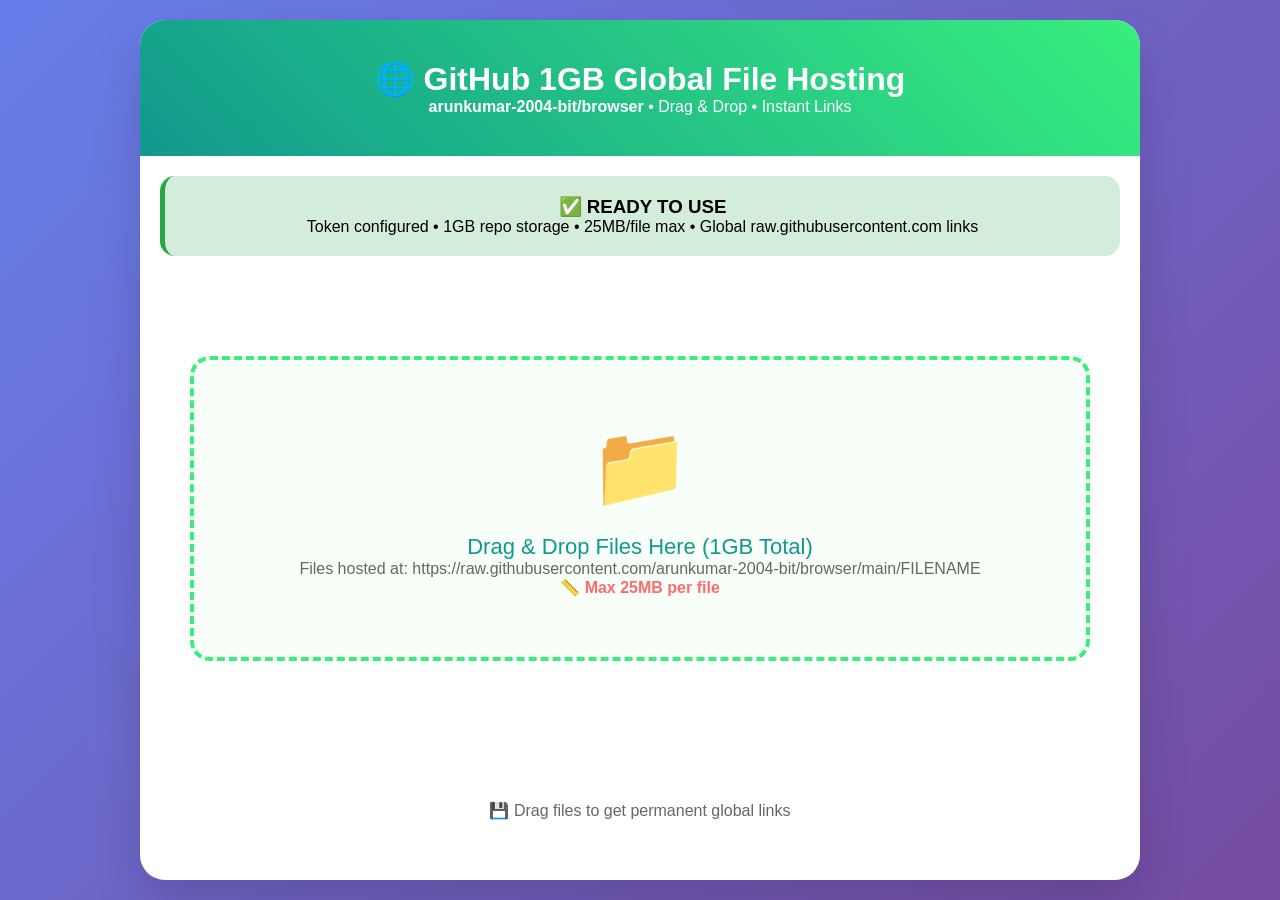
<file: global link.html>
<!DOCTYPE html>
<html lang="en">
<head>
    <meta charset="UTF-8">
    <meta name="viewport" content="width=device-width, initial-scale=1.0">
    <title>🚀 GitHub 1GB File Hosting - READY TO USE</title>
    <style>
        * { margin: 0; padding: 0; box-sizing: border-box; }
        body { 
            font-family: 'Segoe UI', Tahoma, Geneva, Verdana, sans-serif;
            background: linear-gradient(135deg, #667eea 0%, #764ba2 100%);
            min-height: 100vh; padding: 20px;
        }
        .container { 
            max-width: 1000px; margin: 0 auto; 
            background: white; border-radius: 25px;
            box-shadow: 0 25px 50px rgba(0,0,0,0.15); overflow: hidden;
        }
        .header {
            background: linear-gradient(45deg, #11998e, #38ef7d);
            color: white; padding: 40px; text-align: center;
        }
        .status-section {
            background: #d4edda; padding: 20px; margin: 20px; border-radius: 15px;
            border-left: 5px solid #28a745; text-align: center;
        }
        .upload-section { padding: 50px; text-align: center; }
        .file-drop {
            border: 4px dashed #38ef7d; border-radius: 20px; padding: 60px 40px;
            margin: 30px 0; background: #f8fff8; transition: all 0.3s ease;
            cursor: pointer; position: relative;
        }
        .file-drop.dragover { 
            border-color: #11998e !important; 
            background: #e8f7e8 !important; 
            transform: scale(1.02); 
        }
        .file-input { position: absolute; opacity: 0; width: 100%; height: 100%; cursor: pointer; }
        .upload-icon { font-size: 80px; margin-bottom: 20px; }
        .loading { display: none; color: #38ef7d; font-size: 18px; margin: 20px 0; }
        .btn {
            background: linear-gradient(45deg, #11998e, #38ef7d); color: white;
            border: none; padding: 14px 28px; border-radius: 25px; font-size: 14px;
            cursor: pointer; margin: 8px; transition: all 0.3s; font-weight: bold;
        }
        .btn:hover { transform: translateY(-2px); box-shadow: 0 10px 25px rgba(17,153,142,0.4); }
        .status { padding: 15px; margin: 10px 0; border-radius: 10px; font-weight: bold; }
        .status.success { background: #d4edda; color: #155724; border: 1px solid #c3e6cb; }
        .status.error { background: #f8d7da; color: #721c24; border: 1px solid #f5c6cb; }
        .file-list { padding: 20px 50px; max-height: 500px; overflow-y: auto; }
        .file-item {
            display: flex; align-items: center; padding: 20px; margin: 15px 0;
            background: #f8f9fa; border-radius: 15px; cursor: pointer;
            transition: all 0.3s ease;
        }
        .file-item:hover { background: #e9ecef; transform: translateX(5px); }
        .file-icon { font-size: 32px; margin-right: 20px; width: 60px; }
        .file-url { 
            background: #e9ecef; padding: 10px 15px; border-radius: 8px; 
            font-family: 'Courier New', monospace; font-size: 13px; 
            word-break: break-all; flex: 1; margin-right: 15px;
        }
        .copy-all { background: linear-gradient(45deg, #ff9a56, #ff6b6b) !important; }
    </style>
</head>
<body>
    <div class="container">
        <div class="header">
            <h1>🌐 GitHub 1GB Global File Hosting</h1>
            <p><strong>arunkumar-2004-bit/browser</strong> • Drag & Drop • Instant Links</p>
        </div>
        
        <div class="status-section">
            <h3>✅ READY TO USE</h3>
            <p>Token configured • 1GB repo storage • 25MB/file max • Global raw.githubusercontent.com links</p>
        </div>
        
        <div class="upload-section">
            <div class="file-drop" id="fileDrop">
                <input type="file" id="fileInput" class="file-input" multiple>
                <div class="upload-icon">📁</div>
                <p style="font-size: 22px; color: #11998e;">Drag & Drop Files Here (1GB Total)</p>
                <p style="color: #666; font-size: 16px;">
                    Files hosted at: https://raw.githubusercontent.com/arunkumar-2004-bit/browser/main/FILENAME
                </p>
                <p style="color: #ff6b6b; font-weight: bold;">📏 Max 25MB per file</p>
            </div>
            <div id="loading" class="loading">🚀 Uploading to GitHub...</div>
            <div id="status"></div>
        </div>
        
        <div class="file-list" id="fileList">
            <div style="text-align: center; padding: 40px; color: #666;">
                💾 Drag files to get permanent global links
            </div>
        </div>
    </div>

    <script>
        class GitHubFileHost {
            constructor() {
                // ✅ YOUR TOKEN IS ALREADY CONFIGURED
                this.TOKEN = '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';
                this.USER = 'arunkumar-2004-bit';
                this.REPO = 'browser';
                this.files = [];
                this.init();
            }
            
            init() {
                const drop = document.getElementById('fileDrop');
                const input = document.getElementById('fileInput');
                
                // Click to upload
                drop.addEventListener('click', () => input.click());
                input.addEventListener('change', e => this.handleFiles(e.target.files));
                
                // Drag & drop
                ['dragenter', 'dragover'].forEach(event => {
                    drop.addEventListener(event, e => {
                        e.preventDefault(); e.stopPropagation();
                        drop.classList.add('dragover');
                    });
                });
                
                ['dragleave', 'drop'].forEach(event => {
                    drop.addEventListener(event, e => {
                        e.preventDefault(); e.stopPropagation();
                        drop.classList.remove('dragover');
                    });
                });
                
                drop.addEventListener('drop', e => {
                    e.preventDefault(); e.stopPropagation();
                    this.handleFiles(e.dataTransfer.files);
                });
            }
            
            async handleFiles(files) {
                document.getElementById('loading').style.display = 'block';
                document.getElementById('status').innerHTML = '';
                this.files = [];
                
                for (let file of Array.from(files)) {
                    await this.uploadFile(file);
                }
                
                this.renderFiles();
                document.getElementById('loading').style.display = 'none';
            }
            
            async uploadFile(file) {
                // 1GB repo display, 25MB API limit
                if (file.size > 25 * 1024 * 1024) {
                    this.showStatus(`❌ ${file.name}: Max 25MB per file (1GB repo total)`, 'error');
                    return;
                }
                
                const reader = new FileReader();
                reader.onload = async () => {
                    try {
                        this.showStatus(`📤 ${file.name}...`, 'success');
                        
                        // Check if file exists
                        const checkRes = await fetch(
                            `https://api.github.com/repos/${this.USER}/${this.REPO}/contents/${encodeURIComponent(file.name)}`,
                            { headers: { 'Authorization': `token ${this.TOKEN}` } }
                        );
                        
                        const existing = checkRes.ok ? await checkRes.json() : null;
                        
                        // Upload file
                        const uploadRes = await fetch(
                            `https://api.github.com/repos/${this.USER}/${this.REPO}/contents/${encodeURIComponent(file.name)}`,
                            {
                                method: 'PUT',
                                headers: {
                                    'Authorization': `token ${this.TOKEN}`,
                                    'Content-Type': 'application/json'
                                },
                                body: JSON.stringify({
                                    message: `Global upload: ${file.name}`,
                                    content: btoa(unescape(encodeURIComponent(reader.result))),
                                    sha: existing ? existing.sha : undefined
                                })
                            }
                        );
                        
                        if (uploadRes.ok) {
                            const globalUrl = `https://raw.githubusercontent.com/${this.USER}/${this.REPO}/main/${encodeURIComponent(file.name)}`;
                            this.files.push({
                                name: file.name,
                                url: globalUrl,
                                size: this.formatBytes(file.size),
                                icon: this.getIcon(file.name)
                            });
                            this.showStatus(`✅ ${file.name} → ${globalUrl}`, 'success');
                        } else {
                            const errorData = await uploadRes.json();
                            throw new Error(errorData.message || 'Upload failed');
                        }
                    } catch (error) {
                        this.showStatus(`❌ ${file.name}: ${error.message}`, 'error');
                    }
                };
                
                reader.readAsBinaryString(file);
            }
            
            renderFiles() {
                const list = document.getElementById('fileList');
                let html = `<h3>🌍 Global Access Links (${this.files.length})</h3>`;
                
                this.files.forEach(file => {
                    html += `
                        <div class="file-item">
                            <div class="file-icon">${file.icon}</div>
                            <div style="flex: 1;">
                                <strong>${file.name}</strong><br>
                                <small>${file.size}</small>
                            </div>
                            <code class="file-url">${file.url}</code>
                            <button class="btn" onclick="host.copyUrl('${file.url}')">📋 Copy</button>
                            <button class="btn" onclick="window.open('${file.url}', '_blank')">🔗 Open</button>
                        </div>
                    `;
                });
                
                if (this.files.length > 0) {
                    html += `
                        <div style="text-align: center; margin: 30px 0; padding: 20px; background: #f8f9fa; border-radius: 15px;">
                            <button class="btn copy-all" onclick="host.copyAll()" style="font-size: 16px; padding: 15px 40px;">
                                📤 Copy All ${this.files.length} Links
                            </button>
                        </div>
                    `;
                }
                
                list.innerHTML = html;
            }
            
            copyUrl(url) {
                navigator.clipboard.writeText(url).then(() => this.toast('✅ Link copied!'));
            }
            
            copyAll() {
                const text = this.files.map(f => `${f.name}\n${f.url}`).join('\n\n');
                navigator.clipboard.writeText(text).then(() => this.toast(`✅ ${this.files.length} links copied!`));
            }
            
            showStatus(message, type) {
                const status = document.getElementById('status');
                status.innerHTML = message;
                status.className = `status ${type}`;
            }
            
            toast(message) {
                const toast = document.createElement('div');
                toast.textContent = message;
                Object.assign(toast.style, {
                    position: 'fixed', top: '20px', right: '20px', zIndex: 9999,
                    background: 'linear-gradient(45deg, #11998e, #38ef7d)', color: 'white',
                    padding: '15px 25px', borderRadius: '25px', fontWeight: 'bold',
                    boxShadow: '0 10px 25px rgba(17,153,142,0.4)',
                    transform: 'scale(0)', animation: 'popIn 0.4s forwards'
                });
                document.body.appendChild(toast);
                setTimeout(() => toast.remove(), 3000);
            }
            
            getIcon(filename) {
                const ext = filename.split('.').pop().toLowerCase();
                const icons = {
                    pdf: '📄', zip: '📦', jpg: '🖼️', png: '🖼️', mp4: '🎥',
                    docx: '📝', xlsx: '📊', pptx: '📊', txt: '📄', js: '⚡'
                };
                return icons[ext] || '📁';
            }
            
            formatBytes(bytes) {
                if (bytes === 0) return '0 B';
                const k = 1024;
                const sizes = ['B', 'KB', 'MB', 'GB'];
                const i = Math.floor(Math.log(bytes) / Math.log(k));
                return parseFloat((bytes / Math.pow(k, i)).toFixed(1)) + ' ' + sizes[i];
            }
        }
        
        // Global instance - READY TO USE
        const host = new GitHubFileHost();
        
        // Animation
        const style = document.createElement('style');
        style.textContent = '@keyframes popIn { to { transform: scale(1); } }';
        document.head.appendChild(style);
    </script>
</body>
</html>
</file>
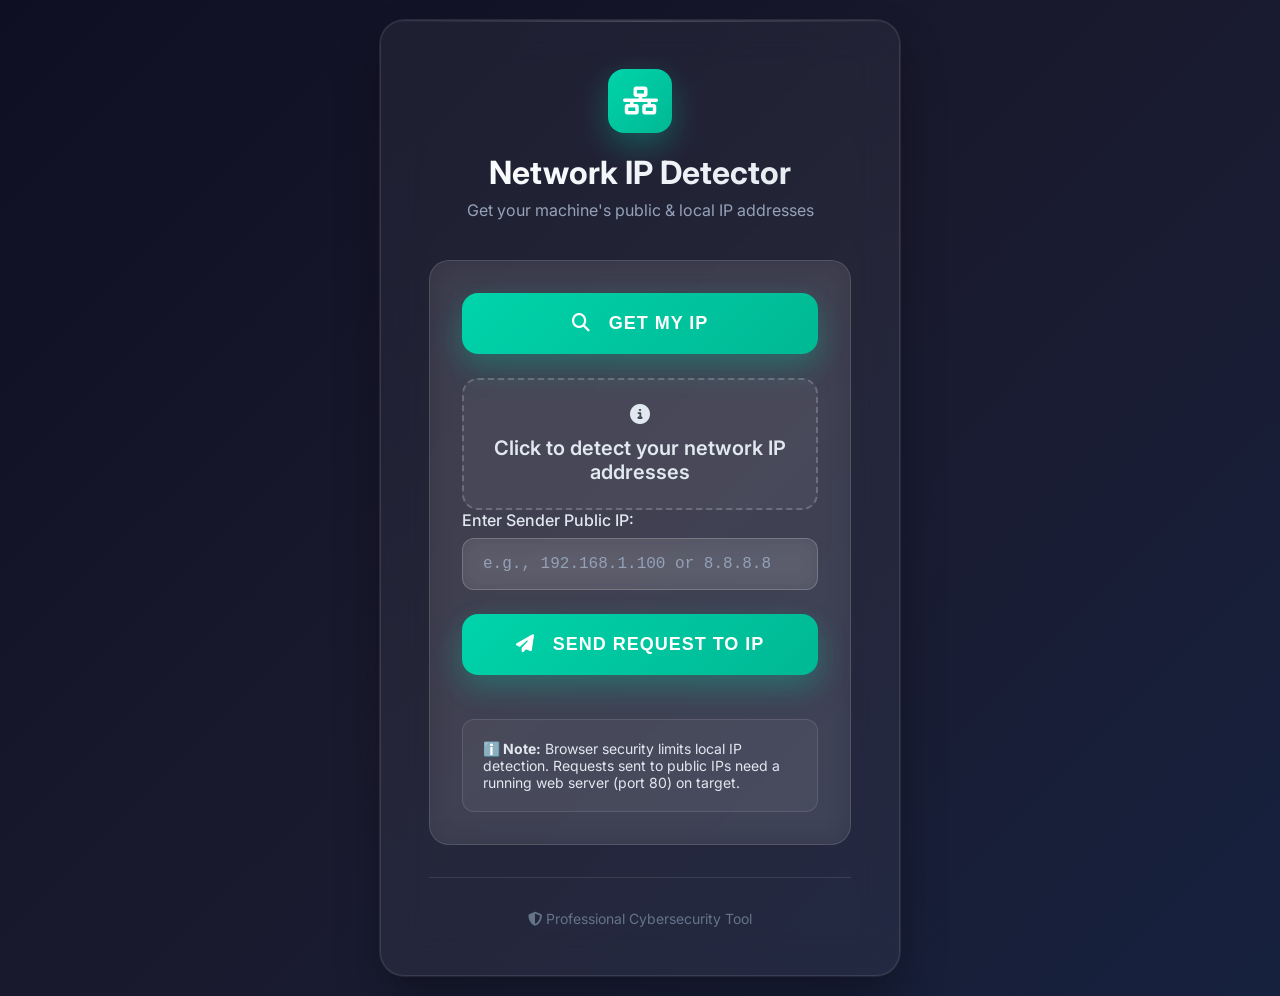
<file: ipp.html>
<!DOCTYPE html>
<html lang="en">
<head>
    <meta charset="UTF-8">
    <meta name="viewport" content="width=device-width, initial-scale=1.0">
    <title>🌐 Network IP Detector - HTML Only</title>
    <link href="https://fonts.googleapis.com/css2?family=Inter:wght@300;400;500;600;700&display=swap" rel="stylesheet">
    <link rel="stylesheet" href="https://cdnjs.cloudflare.com/ajax/libs/font-awesome/6.4.0/css/all.min.css">
    <style>
        * {
            margin: 0;
            padding: 0;
            box-sizing: border-box;
        }

        body {
            font-family: 'Inter', -apple-system, BlinkMacSystemFont, sans-serif;
            background: linear-gradient(135deg, #0f0f23 0%, #1a1a2e 50%, #16213e 100%);
            min-height: 100vh;
            display: flex;
            align-items: center;
            justify-content: center;
            padding: 20px;
            color: #e2e8f0;
        }

        .app-container {
            background: rgba(255, 255, 255, 0.05);
            backdrop-filter: blur(20px);
            border-radius: 24px;
            padding: 48px;
            max-width: 520px;
            width: 100%;
            box-shadow: 
                0 25px 45px rgba(0, 0, 0, 0.3),
                0 0 0 1px rgba(255, 255, 255, 0.1);
            border: 1px solid rgba(255, 255, 255, 0.1);
            position: relative;
            overflow: hidden;
        }

        .app-container::before {
            content: '';
            position: absolute;
            top: 0;
            left: 0;
            right: 0;
            height: 1px;
            background: linear-gradient(90deg, transparent, rgba(255,255,255,0.2), transparent);
        }

        .header {
            text-align: center;
            margin-bottom: 40px;
        }

        .logo {
            width: 64px;
            height: 64px;
            background: linear-gradient(135deg, #00d4aa, #00b894);
            border-radius: 16px;
            display: flex;
            align-items: center;
            justify-content: center;
            margin: 0 auto 20px;
            box-shadow: 0 12px 30px rgba(0, 212, 170, 0.3);
        }

        .logo i {
            font-size: 28px;
            color: white;
        }

        h1 {
            font-size: 32px;
            font-weight: 700;
            background: linear-gradient(135deg, #ffffff, #e2e8f0);
            -webkit-background-clip: text;
            -webkit-text-fill-color: transparent;
            background-clip: text;
            margin-bottom: 8px;
        }

        .subtitle {
            color: #94a3b8;
            font-size: 16px;
            font-weight: 400;
        }

        .main-card {
            background: rgba(255, 255, 255, 0.08);
            backdrop-filter: blur(15px);
            border-radius: 20px;
            padding: 32px;
            border: 1px solid rgba(255, 255, 255, 0.12);
            margin-bottom: 32px;
        }

        .get-ip-btn, .send-request-btn {
            width: 100%;
            background: linear-gradient(135deg, #00d4aa 0%, #00b894 100%);
            color: white;
            border: none;
            padding: 20px 32px;
            font-size: 18px;
            font-weight: 600;
            border-radius: 16px;
            cursor: pointer;
            transition: all 0.3s cubic-bezier(0.4, 0, 0.2, 1);
            position: relative;
            overflow: hidden;
            text-transform: uppercase;
            letter-spacing: 1px;
            box-shadow: 0 12px 30px rgba(0, 212, 170, 0.3);
            margin-bottom: 24px;
        }

        .get-ip-btn:hover:not(:disabled), .send-request-btn:hover:not(:disabled) {
            transform: translateY(-3px);
            box-shadow: 0 20px 40px rgba(0, 212, 170, 0.4);
            background: linear-gradient(135deg, #00b894 0%, #00d4aa 100%);
        }

        .get-ip-btn:disabled, .send-request-btn:disabled {
            background: #4a5568;
            cursor: not-allowed;
            transform: none;
            box-shadow: none;
        }

        .get-ip-btn i, .send-request-btn i {
            margin-right: 12px;
        }

        .input-group {
            margin-bottom: 24px;
        }

        .input-group label {
            display: block;
            margin-bottom: 8px;
            font-weight: 500;
            color: #e2e8f0;
        }

        .input-group input {
            width: 100%;
            padding: 16px 20px;
            background: rgba(255, 255, 255, 0.08);
            border: 1px solid rgba(255, 255, 255, 0.2);
            border-radius: 12px;
            color: #e2e8f0;
            font-size: 16px;
            font-family: 'Courier New', monospace;
            backdrop-filter: blur(10px);
            transition: all 0.3s ease;
        }

        .input-group input:focus {
            outline: none;
            border-color: #00d4aa;
            box-shadow: 0 0 0 3px rgba(0, 212, 170, 0.2);
        }

        .input-group input::placeholder {
            color: #94a3b8;
        }

        #ipResult {
            min-height: 80px;
            padding: 24px;
            border-radius: 16px;
            font-size: 20px;
            font-weight: 600;
            text-align: center;
            transition: all 0.4s ease;
            display: flex;
            flex-direction: column;
            align-items: center;
            justify-content: center;
            gap: 12px;
            background: rgba(255, 255, 255, 0.05);
            border: 2px dashed rgba(255, 255, 255, 0.2);
        }

        .result-loading {
            background: rgba(0, 212, 170, 0.15);
            border: 2px solid rgba(0, 212, 170, 0.3);
            color: #00d4aa;
            animation: pulse 1.5s infinite;
        }

        .result-success {
            background: rgba(0, 212, 170, 0.2);
            border: 2px solid rgba(0, 212, 170, 0.4);
            color: #00d4aa;
        }

        .result-error {
            background: rgba(239, 68, 68, 0.15);
            border: 2px solid rgba(239, 68, 68, 0.3);
            color: #f87171;
        }

        .ip-address {
            background: rgba(0, 0, 0, 0.4);
            padding: 12px 24px;
            border-radius: 12px;
            font-family: 'Courier New', monospace;
            font-size: 24px;
            font-weight: 700;
            letter-spacing: 2px;
            color: #00d4aa;
            box-shadow: inset 0 2px 4px rgba(0, 0, 0, 0.2);
        }

        .status-icon {
            font-size: 32px;
        }

        .footer {
            text-align: center;
            padding-top: 32px;
            border-top: 1px solid rgba(255, 255, 255, 0.1);
            font-size: 14px;
            color: #64748b;
        }

        .info-card {
            background: rgba(255, 255, 255, 0.05);
            border: 1px solid rgba(255, 255, 255, 0.1);
            border-radius: 12px;
            padding: 20px;
            margin-top: 20px;
            font-size: 14px;
        }

        @keyframes pulse {
            0%, 100% { opacity: 1; }
            50% { opacity: 0.6; }
        }

        @media (max-width: 480px) {
            .app-container {
                padding: 32px 24px;
                margin: 10px;
            }
            h1 { font-size: 26px; }
        }
    </style>
</head>
<body>
    <div class="app-container">
        <div class="header">
            <div class="logo">
                <i class="fas fa-network-wired"></i>
            </div>
            <h1>Network IP Detector</h1>
            <p class="subtitle">Get your machine's public & local IP addresses</p>
        </div>

        <div class="main-card">
            <button class="get-ip-btn" id="getIpBtn">
                <i class="fas fa-search"></i>
                Get My IP
            </button>
            
            <div id="ipResult">
                <i class="fas fa-info-circle"></i>
                Click to detect your network IP addresses
            </div>

            <!-- New Sender IP Input Section -->
            <div class="input-group">
                <label for="senderIP">Enter Sender Public IP:</label>
                <input 
                    type="text" 
                    id="senderIP" 
                    placeholder="e.g., 192.168.1.100 or 8.8.8.8"
                    value=""
                >
            </div>

            <button class="send-request-btn" id="sendRequestBtn">
                <i class="fas fa-paper-plane"></i>
                Send Request to IP
            </button>

            <div id="requestResult" style="display: none; margin-top: 20px;">
                <div style="font-size: 14px; opacity: 0.8; text-align: center;">
                    Response: <span id="requestResponse">-</span>
                </div>
            </div>

            <div class="info-card">
                <strong>ℹ️ Note:</strong> Browser security limits local IP detection. 
                Requests sent to public IPs need a running web server (port 80) on target.
            </div>
        </div>

        <div class="footer">
            <i class="fas fa-shield-alt"></i> Professional Cybersecurity Tool
        </div>
    </div>

    <script>
        // Get Public IP (works in browser)
        async function getPublicIP() {
            try {
                const response = await fetch('https://api.ipify.org?format=json');
                const data = await response.json();
                return data.ip;
            } catch {
                return 'Unable to fetch';
            }
        }

        // Get Local IP (limited by browser security)
        function getLocalIPs() {
            const ips = [];
            const ipRegex = /(?:[0-9]{1,3}\\.){3}[0-9]{1,3}/;
            
            const rtc = new RTCPeerConnection({iceServers:[]});
            rtc.createDataChannel('');
            rtc.createOffer().then(offer => rtc.setLocalDescription(offer));
            
            rtc.onicecandidate = (event) => {
                if (!event.candidate) return;
                const candidate = event.candidate.candidate;
                const ipMatch = ipRegex.exec(candidate);
                if (ipMatch && !ips.includes(ipMatch[0])) {
                    ips.push(ipMatch[0]);
                }
            };
            
            setTimeout(() => {
                rtc.close();
                if (ips.length > 0) {
                    document.getElementById('localIps').textContent = ips.join(', ');
                }
            }, 1000);
            
            return ips;
        }

        // Send request to target IP
        async function sendRequestToIP(targetIP) {
            try {
                // Basic HTTP GET request to target IP on port 80
                const response = await fetch(`http://${targetIP}:80/`, {
                    method: 'GET',
                    mode: 'no-cors', // Required for cross-origin requests
                    cache: 'no-cache'
                });
                
                // Due to no-cors, we can't read response body
                return 'Request sent successfully (port 80)';
                
            } catch (error) {
                // Handle common errors
                if (error.name === 'TypeError' && error.message.includes('fetch')) {
                    return `Connection failed - No web server on ${targetIP}:80`;
                }
                return `Error: ${error.message}`;
            }
        }

        // Get IP button handler
        document.getElementById('getIpBtn').addEventListener('click', async () => {
            const btn = document.getElementById('getIpBtn');
            const result = document.getElementById('ipResult');
            
            btn.innerHTML = '<i class="fas fa-spinner fa-spin"></i> Detecting...';
            btn.disabled = true;
            result.innerHTML = '<i class="fas fa-cog fa-spin status-icon"></i>Scanning network...';
            result.className = 'result-loading';
            
            try {
                const publicIP = await getPublicIP();
                getLocalIPs();
                
                setTimeout(() => {
                    result.innerHTML = `
                        <i class="fas fa-globe status-icon"></i>
                        <div>Your Public IP</div>
                        <div class="ip-address">${publicIP}</div>
                        <div style="font-size: 14px; opacity: 0.8; margin-top: 8px;">
                            Local IPs: <span id="localIps">-</span>
                        </div>
                    `;
                    result.className = 'result-success';
                }, 1200);
                
            } catch (error) {
                result.innerHTML = `
                    <i class="fas fa-times-circle status-icon"></i>
                    <div>Network Detection Failed</div>
                    <div>Check your connection</div>
                `;
                result.className = 'result-error';
            } finally {
                btn.innerHTML = '<i class="fas fa-search"></i> Get My IP';
                btn.disabled = false;
            }
        });

        // Send Request button handler
        document.getElementById('sendRequestBtn').addEventListener('click', async () => {
            const senderIPInput = document.getElementById('senderIP');
            const sendBtn = document.getElementById('sendRequestBtn');
            const requestResult = document.getElementById('requestResult');
            const requestResponse = document.getElementById('requestResponse');
            
            const targetIP = senderIPInput.value.trim();
            
            if (!targetIP) {
                requestResponse.textContent = 'Please enter a valid IP address';
                requestResult.style.display = 'block';
                return;
            }
            
            // Validate IP format (basic)
            const ipRegex = /^(\d{1,3}\.){3}\d{1,3}$/;
            if (!ipRegex.test(targetIP)) {
                requestResponse.textContent = 'Invalid IP format';
                requestResult.style.display = 'block';
                return;
            }
            
            // Loading state
            sendBtn.innerHTML = '<i class="fas fa-spinner fa-spin"></i> Sending...';
            sendBtn.disabled = true;
            requestResult.style.display = 'block';
            requestResponse.textContent = 'Connecting...';
            
            try {
                const result = await sendRequestToIP(targetIP);
                requestResponse.textContent = result;
                
                if (result.includes('successfully')) {
                    requestResult.style.background = 'rgba(0, 212, 170, 0.15)';
                } else {
                    requestResult.style.background = 'rgba(239, 68, 68, 0.15)';
                }
            } catch (error) {
                requestResponse.textContent = 'Request failed';
                requestResult.style.background = 'rgba(239, 68, 68, 0.15)';
            } finally {
                sendBtn.innerHTML = '<i class="fas fa-paper-plane"></i> Send Request to IP';
                sendBtn.disabled = false;
            }
        });
    </script>
</body>
</html>
</file>
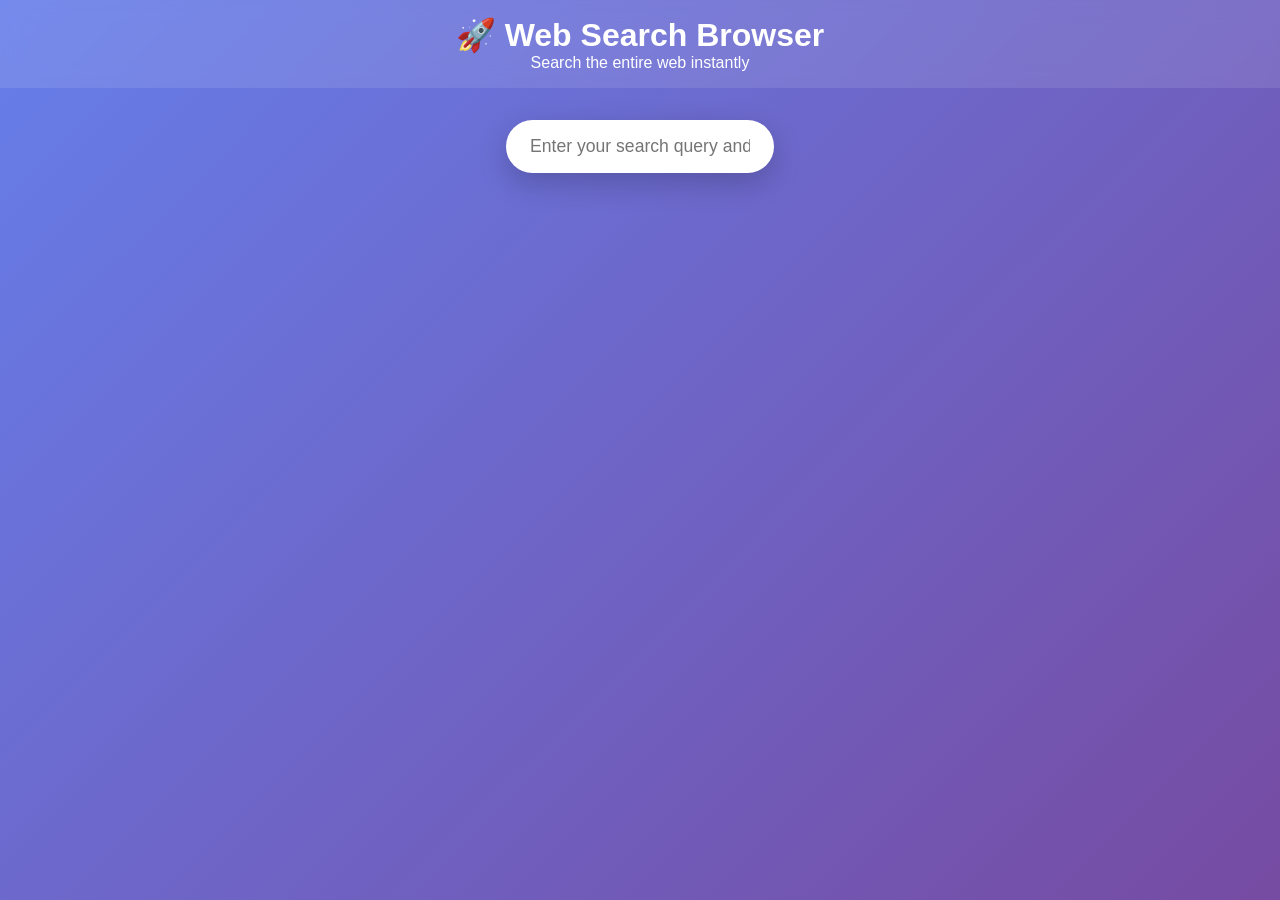
<file: jack.html>
<!DOCTYPE html>
<html lang="en">
<head>
    <meta charset="UTF-8">
    <meta name="viewport" content="width=device-width, initial-scale=1.0">
    <title>Web Search Browser</title>
    <style>
        * {
            margin: 0;
            padding: 0;
            box-sizing: border-box;
        }
        body {
            font-family: -apple-system, BlinkMacSystemFont, 'Segoe UI', Roboto, sans-serif;
            background: linear-gradient(135deg, #667eea 0%, #764ba2 100%);
            min-height: 100vh;
            display: flex;
            flex-direction: column;
        }
        .header {
            background: rgba(255,255,255,0.1);
            backdrop-filter: blur(10px);
            padding: 1rem;
            text-align: center;
            color: white;
        }
        .search-container {
            max-width: 600px;
            margin: 2rem auto;
            padding: 0 1rem;
        }
        .search-box {
            width: 100%;
            padding: 1rem 1.5rem;
            font-size: 1.1rem;
            border: none;
            border-radius: 50px;
            box-shadow: 0 10px 30px rgba(0,0,0,0.2);
            outline: none;
        }
        .search-btn {
            display: none; /* Enter key triggers search */
        }
        .loading {
            text-align: center;
            color: white;
            font-size: 1.1rem;
            margin: 2rem 0;
        }
        .results {
            max-width: 800px;
            margin: 0 auto;
            padding: 0 1rem;
        }
        .result {
            background: white;
            margin-bottom: 1rem;
            border-radius: 12px;
            overflow: hidden;
            box-shadow: 0 5px 20px rgba(0,0,0,0.1);
            transition: transform 0.2s;
        }
        .result:hover {
            transform: translateY(-2px);
        }
        .result-header {
            padding: 1.5rem;
            background: linear-gradient(135deg, #f5f7fa 0%, #c3cfe2 100%);
        }
        .result-title {
            font-size: 1.3rem;
            font-weight: 600;
            color: #333;
            margin-bottom: 0.5rem;
        }
        .result-url {
            color: #667eea;
            text-decoration: none;
            font-size: 0.95rem;
        }
        .result-url:hover {
            text-decoration: underline;
        }
        .result-abstract {
            padding: 0 1.5rem 1.5rem;
            color: #555;
            line-height: 1.6;
        }
        .no-results {
            text-align: center;
            color: white;
            font-size: 1.2rem;
            margin: 3rem 0;
        }
        @media (max-width: 768px) {
            .search-container {
                margin: 1rem auto;
            }
            .result-header {
                padding: 1rem;
            }
            .result-title {
                font-size: 1.1rem;
            }
        }
    </style>
</head>
<body>
    <div class="header">
        <h1>🚀 Web Search Browser</h1>
        <p>Search the entire web instantly</p>
    </div>
    
    <div class="search-container">
        <input type="text" class="search-box" id="searchInput" placeholder="Enter your search query and press Enter...">
        <button class="search-btn" onclick="search()">Search</button>
    </div>
    
    <div class="loading" id="loading" style="display: none;">🔍 Searching the web...</div>
    
    <div class="results" id="results"></div>

    <script>
        const API_URL = 'https://api.duckduckgo.com/?';
        const PARAMS = 'q={query}&format=json&pretty=1&no_html=1&skip_disambig=1';

        const searchInput = document.getElementById('searchInput');
        const loading = document.getElementById('loading');
        const results = document.getElementById('results');

        searchInput.addEventListener('keypress', function(e) {
            if (e.key === 'Enter') {
                search();
            }
        });

        async function search() {
            const query = searchInput.value.trim();
            if (!query) return;

            loading.style.display = 'block';
            results.innerHTML = '';

            try {
                const url = API_URL + PARAMS.replace('{query}', encodeURIComponent(query));
                const response = await fetch(url);
                const data = await response.json();

                displayResults(data, query);
            } catch (error) {
                results.innerHTML = '<div class="no-results">❌ Search failed. Please try again.</div>';
            } finally {
                loading.style.display = 'none';
            }
        }

        function displayResults(data, query) {
            if (data.Abstract && data.AbstractText) {
                results.innerHTML += createResult({
                    title: data.Heading || 'Summary',
                    url: data.AbstractURL || `https://duckduckgo.com/?q=${encodeURIComponent(query)}`,
                    text: data.AbstractText
                });
            }

            if (data.RelatedTopics && data.RelatedTopics.length > 0) {
                data.RelatedTopics.slice(0, 10).forEach(topic => {
                    if (topic.Result) {
                        const parser = new DOMParser();
                        const doc = parser.parseFromString(topic.Result, 'text/html');
                        const link = doc.querySelector('a');
                        const text = doc.body.textContent;

                        if (link && text) {
                            results.innerHTML += createResult({
                                title: link.textContent.trim(),
                                url: link.href,
                                text: text.replace(link.textContent, '').trim()
                            });
                        }
                    }
                });
            }

            if (results.innerHTML === '') {
                results.innerHTML = '<div class="no-results">No results found for your query.</div>';
            }
        }

        function createResult({title, url, text}) {
            return `
                <div class="result">
                    <div class="result-header">
                        <a href="${url}" target="_blank" class="result-title">${title}</a>
                        <br>
                        <a href="${url}" target="_blank" class="result-url">${new URL(url).hostname}</a>
                    </div>
                    ${text ? `<div class="result-abstract">${text}</div>` : ''}
                </div>
            `;
        }
    </script>
</body>
</html>
</file>
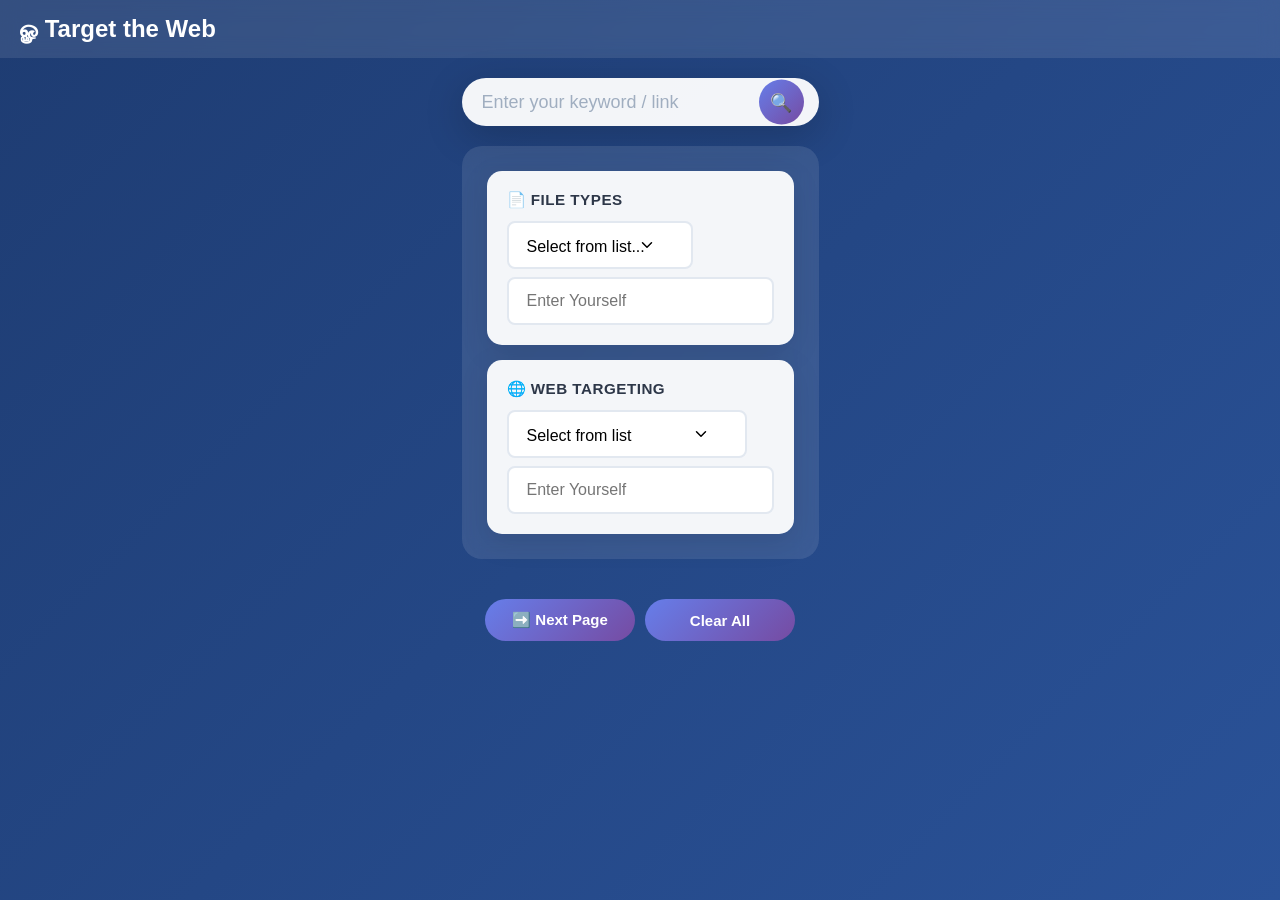
<file: p1.html>
<!DOCTYPE html>
<html lang="en">
<head>
    <meta charset="UTF-8">
    <meta name="viewport" content="width=device-width, initial-scale=1.0">
    <title>Advanced Search - Page 1/2</title>
    <style>
        * { margin: 0; padding: 0; box-sizing: border-box; }
        body { 
            font-family: 'Segoe UI', Tahoma, Geneva, Verdana, sans-serif;
            background: linear-gradient(135deg, #1e3c72 0%, #2a5298 100%);
            min-height: 100vh; display: flex; flex-direction: column;
        }
        .header {
            background: rgba(255,255,255,0.1); backdrop-filter: blur(10px);
            padding: 15px 20px; color: white; display: flex;
            justify-content: space-between; align-items: center;
        }
        .header h1 { font-size: 1.5em; font-weight: 600; margin: 0; }
        .current-datetime {
            background: rgba(255,255,255,0.2); padding: 8px 16px;
            border-radius: 20px; font-size: 0.9em; font-weight: 500;
            backdrop-filter: blur(10px); box-shadow: 0 4px 15px rgba(0,0,0,0.1);
            white-space: nowrap;
        }
        .search-container {
            flex: 1; display: flex; flex-direction: column;
            max-width: 900px; margin: 0 auto; padding: 20px; gap: 20px;
        }
        .main-input { position: relative; }
        #mainSearch {
            width: 100%; padding: 20px 70px 20px 20px; font-size: 18px;
            border: none; border-radius: 50px; outline: none;
            box-shadow: 0 10px 40px rgba(0,0,0,0.2); background: rgba(255,255,255,0.95);
        }
        #mainSearch::placeholder { color: #a0aec0; font-weight: 400; }
        .search-btn {
            position: absolute; right: 15px; top: 50%; transform: translateY(-50%);
            background: linear-gradient(135deg, #667eea 0%, #764ba2 100%);
            border: none; border-radius: 50%; width: 45px; height: 45px;
            color: white; font-size: 18px; cursor: pointer; transition: all 0.3s ease;
        }
        .search-btn:hover { transform: translateY(-50%) scale(1.1); box-shadow: 0 5px 20px rgba(102,126,234,0.4); }
        .operators-grid {
            display: grid; grid-template-columns: repeat(auto-fit, minmax(200px, 1fr));
            gap: 15px; background: rgba(255,255,255,0.1);
            backdrop-filter: blur(10px); padding: 25px; border-radius: 20px;
        }
        .operator-group {
            background: rgba(255,255,255,0.95); padding: 20px;
            border-radius: 15px; box-shadow: 0 8px 30px rgba(0,0,0,0.1);
            transition: all 0.3s ease;
        }
        .operator-group:hover { transform: translateY(-5px); box-shadow: 0 15px 40px rgba(0,0,0,0.2); }
        .operator-title {
            font-weight: 600; color: #2d3748; margin-bottom: 12px;
            font-size: 0.95em; text-transform: uppercase; letter-spacing: 0.5px;
        }
        .operator-inputs { display: flex; flex-direction: column; gap: 8px; }
        .input-with-clear { position: relative; }
        .clear-btn {
            position: absolute; right: 12px; top: 50%; transform: translateY(-50%);
            background: #ff6b6b; border: none; border-radius: 50%; width: 24px; height: 24px;
            color: white; font-size: 14px; font-weight: bold; cursor: pointer;
            opacity: 0; transition: all 0.2s ease; display: none;
        }
        .clear-btn:hover { background: #ff5252; transform: translateY(-50%) scale(1.1); }
        .input-with-clear:focus-within .clear-btn,
        .input-with-clear.has-value .clear-btn {
            opacity: 1; display: flex; align-items: center; justify-content: center;
        }
        .filetype-select {
            padding: 15px 45px 15px 18px; border: 2px solid #e2e8f0;
            border-radius: 8px; font-size: 16px; background: white; cursor: pointer;
            appearance: none;
            background-image: url("data:image/svg+xml;charset=UTF-8,%3csvg xmlns='http://www.w3.org/2000/svg' viewBox='0 0 24 24' fill='none' stroke='currentColor' stroke-width='2' stroke-linecap='round' stroke-linejoin='round'%3e%3cpolyline points='6,9 12,15 18,9'%3e%3c/polyline%3e%3c/svg%3e");
            background-repeat: no-repeat; background-position: right 35px center;
            background-size: 18px; transition: all 0.3s ease; height: 48px;
        }
        .filetype-select:focus { outline: none; border-color: #667eea; }
        input[type="text"], input[type="search"] {
            padding: 15px 45px 15px 18px; border: 2px solid #e2e8f0;
            border-radius: 8px; font-size: 16px; transition: all 0.3s ease;
            background: white; height: 48px;
        }
        input[type="text"]:focus, input[type="search"]:focus { outline: none; border-color: #667eea; }
        .action-buttons { display: flex; gap: 10px; justify-content: center; margin-top: 20px; }
        .btn {
            padding: 12px 25px; border: none; border-radius: 25px;
            font-size: 15px; font-weight: 600; cursor: pointer;
            transition: all 0.3s ease; flex: 1; max-width: 150px;
        }
        .btn-primary, .btn-secondary {
            background: linear-gradient(135deg, #667eea 0%, #764ba2 100%); color: white;
        }
        .btn:hover { transform: translateY(-2px); box-shadow: 0 8px 25px rgba(0,0,0,0.2); }
        @media (max-width: 768px) {
            .operators-grid { grid-template-columns: 1fr; padding: 20px 15px; }
            #mainSearch { padding: 18px 60px 18px 18px; font-size: 16px; }
            .header { flex-direction: column; gap: 10px; text-align: center; }
            .current-datetime { font-size: 0.85em; }
        }
    </style>
</head>
<body>
    <div class="header">
        <h1> ௐ Target the Web</h1>
        
    </div>

    <div class="search-container">
        <div class="main-input">
            <input type="search" id="mainSearch" placeholder="Enter your keyword / link">
            <button class="search-btn" onclick="performSearch()">🔍</button>
        </div>
        
        <div class="operators-grid">
            <!-- FILE TYPES -->
            <div class="operator-group">
                <div class="operator-title">📄 File Types</div>
                <div class="operator-inputs">
                    <div class="input-with-clear">
                        <select id="filetype" class="filetype-select">
                            <option value="">Select from list...</option>
							<optgroup label="PDF"><option value="pdf">pdf</option></optgroup>
                            <optgroup label="Photos">
                                <option value="jpg">jpg</option><option value="jpeg">jpeg</option>
                                <option value="png">png</option><option value="gif">gif</option>
                                <option value="bmp">bmp</option><option value="tiff">tiff</option>
                                <option value="webp">webp</option>
                            </optgroup>
                            <optgroup label="PPT">
                                <option value="ppt">ppt</option><option value="pptx">pptx</option>
                                <option value="pps">pps</option><option value="ppsx">ppsx</option>
                            </optgroup>
                            
                            <optgroup label="Excel">
                                <option value="xls">xls</option><option value="xlsx">xlsx</option>
                                <option value="xlsm">xlsm</option><option value="csv">csv</option>
                            </optgroup>
                            <optgroup label="Videos">
                                <option value="mp4">mp4</option><option value="avi">avi</option>
                            </optgroup>
                            <optgroup label="Webs">
                                <option value="html">html</option><option value="php">php</option>
                                <option value="js">js</option>
                            </optgroup>
                        </select>
                        <button class="clear-btn" onclick="clearField('filetype')">×</button>
                    </div>
                    <div class="input-with-clear">
                        <input type="search" id="ext" placeholder="Enter Yourself">
                        <button class="clear-btn" onclick="clearField('ext')">×</button>
                    </div>
                </div>
            </div>
            
            <!-- WEB TARGETING -->
            <div class="operator-group">
                <div class="operator-title">🌐 Web Targeting</div>
                <div class="operator-inputs">
                    <div class="input-with-clear">
                        <select id="site" class="filetype-select">
                            <option value="">Select from list</option>
                            <optgroup label="Commercial">
                                <option value="com">.com</option><option value="net">.net</option>
                                <option value="org">.org</option>
                            </optgroup>
							<optgroup label="Government">
								<option value="gov">.gov</option>
							</optgroup>
                            <optgroup label="E-commerce">
                                <option value="shop">.shop</option><option value="online">.online</option>
                                <option value="store">.store</option>
                            </optgroup>
                            <optgroup label="Tech">
                                <option value="io">.io</option><option value="app">.app</option>
                                <option value="tech">.tech</option><option value="dev">.dev</option>
                                <option value="edu">.edu</option>
                            </optgroup>
                            <optgroup label="Countries">
                                <option value="in">.in - INDIA</option><option value="ru">.ru - RUSSIA</option>
                                <option value="cn">.cn - CHINA</option><option value="br">.br - BRAZIL</option>
                                <option value="de">.de - GERMANY</option><option value="fr">.fr - FRANCE</option>
                                <option value="au">.au - AUSTRALIA</option><option value="eu">.eu - EU</option>
                                <option value="pk">.pk - PAKISTAN</option><option value="bd">.bd - BANGLADESH</option>
                                <option value="lk">.lk - SRI LANKA</option><option value="np">.np - NEPAL</option>
                                <option value="us">.us - USA</option>
								<option value="il">.il - ISRAEL</option>
								<option value="ae">.ae - UAE</option>
								<option value="kr">.kr - SOUTH KOREA</option>
								<option value="ir">.ir - IRAN</option>
								<option value="kp">.kp - NORTH KOREA</option>
								<option value="za">.za - SOUTH AFRICA</option>
								<option value="ng">.ng - NIGERIA</option>
								<option value="ke">.ke - KENYA</option>
								<option value="ug">.ug - UGANDA</option>
								<option value="jm">.jm - JAMAICA</option>
								<option value="bb">.bb - BARBADOS</option>
                            </optgroup>
                        </select>
                        <button class="clear-btn" onclick="clearField('site')">×</button>
                    </div>
                    <div class="input-with-clear">
                        <input type="text" id="inurl" placeholder="Enter Yourself">
                        <button class="clear-btn" onclick="clearField('inurl')">×</button>
                    </div>
                </div>
            </div>
        </div>
        
        <div class="action-buttons">
            <button class="btn btn-primary" onclick="goToPage2()">➡️ Next Page</button>
            <button class="btn btn-secondary" onclick="clearAll()">Clear All</button>
        </div>
    </div>

    <script>
        function updateDateTime() {
            const now = new Date();
            const options = {
                weekday: 'short', year: 'numeric', month: 'short', day: 'numeric',
                hour: '2-digit', minute: '2-digit', second: '2-digit', hour12: false,
                timeZone: 'Asia/Kolkata'
            };
            document.getElementById('currentDateTime').textContent = now.toLocaleDateTimeString('en-IN', options);
        }
        updateDateTime(); setInterval(updateDateTime, 1000);

        function clearField(fieldId) {
            const field = document.getElementById(fieldId);
            field.value = ''; field.classList.remove('has-value');
            const event = new Event('input', { bubbles: true });
            field.dispatchEvent(event);
        }

        function clearAll() {
            document.getElementById('mainSearch').value = '';
            clearField('filetype'); clearField('ext'); clearField('site'); clearField('inurl');
        }

        function goToPage2() {
            const formData = {
                mainSearch: document.getElementById('mainSearch').value,
                filetype: document.getElementById('filetype').value,
                ext: document.getElementById('ext').value,
                site: document.getElementById('site').value,
                inurl: document.getElementById('inurl').value
            };
            localStorage.setItem('searchDataPage1', JSON.stringify(formData));
            window.location.href = 'p2.html';
        }

        function performSearch() {
            goToPage2();
        }

        document.addEventListener('input', function(e) {
            const container = e.target.closest('.input-with-clear');
            if (container) {
                if (e.target.value.trim()) container.classList.add('has-value');
                else container.classList.remove('has-value');
            }
        });
    </script>
</body>
</html>
</file>
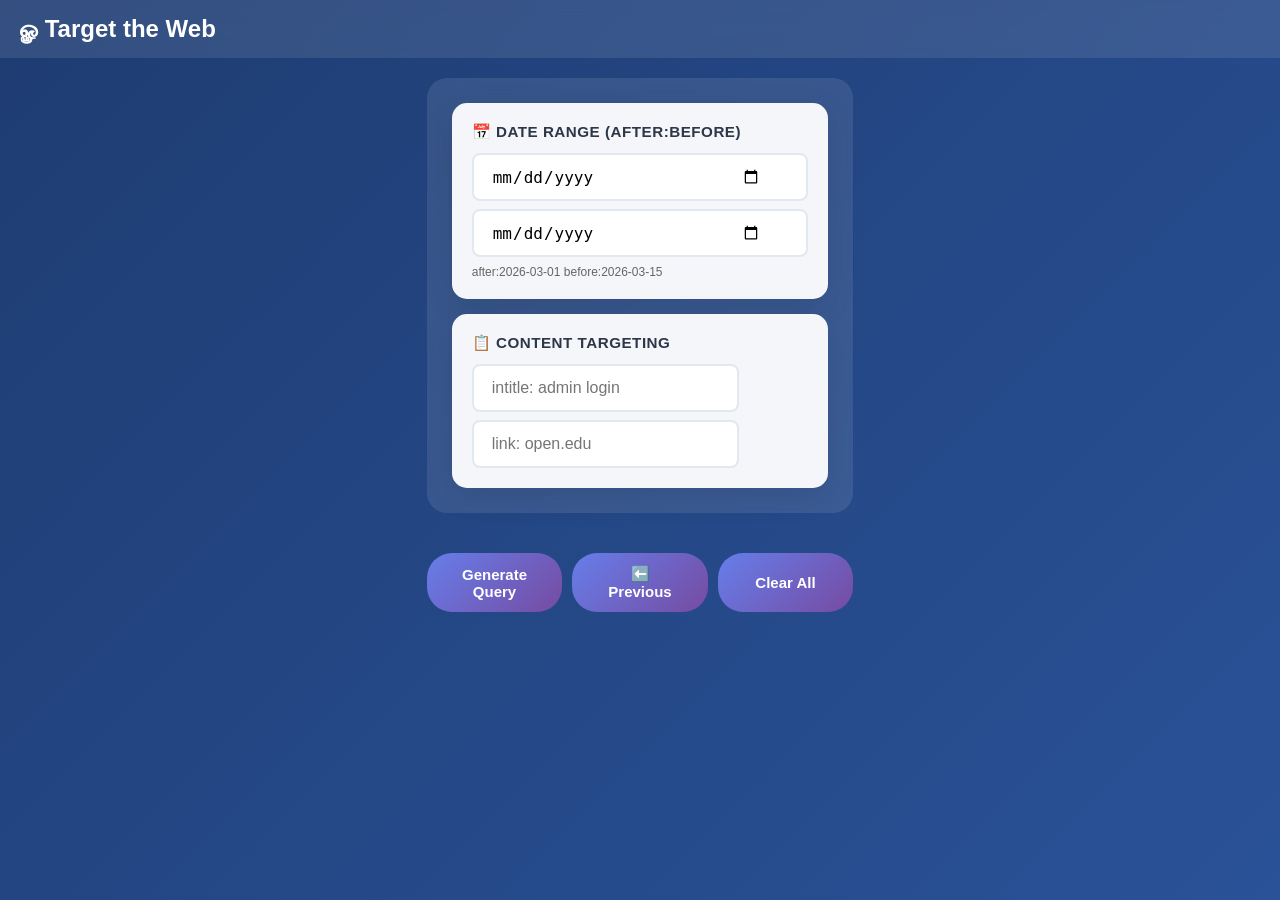
<file: p2.html>
<!DOCTYPE html>
<html lang="en">
<head>
    <meta charset="UTF-8">
    <meta name="viewport" content="width=device-width, initial-scale=1.0">
    <title>Advanced Search - Page 2/2</title>
    <style>
        * { margin: 0; padding: 0; box-sizing: border-box; }
        body { 
            font-family: 'Segoe UI', Tahoma, Geneva, Verdana, sans-serif;
            background: linear-gradient(135deg, #1e3c72 0%, #2a5298 100%);
            min-height: 100vh; display: flex; flex-direction: column;
        }
        .header {
            background: rgba(255,255,255,0.1); backdrop-filter: blur(10px);
            padding: 15px 20px; color: white; display: flex;
            justify-content: space-between; align-items: center;
        }
        .header h1 { font-size: 1.5em; font-weight: 600; margin: 0; }
        .current-datetime {
            background: rgba(255,255,255,0.2); padding: 8px 16px;
            border-radius: 20px; font-size: 0.9em; font-weight: 500;
            backdrop-filter: blur(10px); box-shadow: 0 4px 15px rgba(0,0,0,0.1);
            white-space: nowrap;
        }
        .search-container {
            flex: 1; display: flex; flex-direction: column;
            max-width: 900px; margin: 0 auto; padding: 20px; gap: 20px;
        }
        .operators-grid {
            display: grid; grid-template-columns: repeat(auto-fit, minmax(200px, 1fr));
            gap: 15px; background: rgba(255,255,255,0.1);
            backdrop-filter: blur(10px); padding: 25px; border-radius: 20px;
        }
        .operator-group {
            background: rgba(255,255,255,0.95); padding: 20px;
            border-radius: 15px; box-shadow: 0 8px 30px rgba(0,0,0,0.1);
            transition: all 0.3s ease;
        }
        .operator-group:hover { transform: translateY(-5px); box-shadow: 0 15px 40px rgba(0,0,0,0.2); }
        .operator-title {
            font-weight: 600; color: #2d3748; margin-bottom: 12px;
            font-size: 0.95em; text-transform: uppercase; letter-spacing: 0.5px;
        }
        .operator-inputs { display: flex; flex-direction: column; gap: 8px; }
        .input-with-clear { position: relative; }
        .clear-btn {
            position: absolute; right: 12px; top: 50%; transform: translateY(-50%);
            background: #ff6b6b; border: none; border-radius: 50%; width: 24px; height: 24px;
            color: white; font-size: 14px; font-weight: bold; cursor: pointer;
            opacity: 0; transition: all 0.2s ease; display: none;
        }
        .clear-btn:hover { background: #ff5252; transform: translateY(-50%) scale(1.1); }
        .input-with-clear:focus-within .clear-btn,
        .input-with-clear.has-value .clear-btn {
            opacity: 1; display: flex; align-items: center; justify-content: center;
        }
        .filetype-select, .date-input {
            padding: 15px 45px 15px 18px; border: 2px solid #e2e8f0;
            border-radius: 8px; font-size: 16px; background: white; cursor: pointer;
            appearance: none; transition: all 0.3s ease; height: 48px;
            background-image: url("data:image/svg+xml;charset=UTF-8,%3csvg xmlns='http://www.w3.org/2000/svg' viewBox='0 0 24 24' fill='none' stroke='currentColor' stroke-width='2' stroke-linecap='round' stroke-linejoin='round'%3e%3cpolyline points='6,9 12,15 18,9'%3e%3c/polyline%3e%3c/svg%3e");
            background-repeat: no-repeat; background-position: right 35px center;
            background-size: 18px; box-sizing: border-box;
        }
        .filetype-select:focus, .date-input:focus { 
            outline: none; border-color: #667eea; 
        }
        input[type="text"], input[type="date"] {
            padding: 15px 45px 15px 18px; border: 2px solid #e2e8f0;
            border-radius: 8px; font-size: 16px; transition: all 0.3s ease;
            background: white; height: 48px; box-sizing: border-box;
        }
        input[type="text"]:focus, input[type="date"]:focus { 
            outline: none; border-color: #667eea; 
        }
        .date-row {
            display: flex; gap: 10px; flex-wrap: wrap;
        }
        .date-row input {
            flex: 1; min-width: 160px;
        }
        .action-buttons { 
            display: flex; gap: 10px; justify-content: center; margin-top: 20px; 
            flex-wrap: wrap; 
        }
        .btn {
            padding: 12px 25px; border: none; border-radius: 25px;
            font-size: 15px; font-weight: 600; cursor: pointer;
            transition: all 0.3s ease; flex: 1; max-width: 150px; min-width: 120px;
        }
        .btn-primary, .btn-secondary {
            background: linear-gradient(135deg, #667eea 0%, #764ba2 100%); color: white;
        }
        .btn:hover { transform: translateY(-2px); box-shadow: 0 8px 25px rgba(0,0,0,0.2); }
        .results-area {
            background: rgba(255,255,255,0.95); border-radius: 15px; padding: 25px;
            margin-top: 20px; display: none;
        }
        .query-display {
            background: #f7fafc; border: 2px solid #e2e8f0; border-radius: 10px;
            padding: 20px; font-family: 'Courier New', monospace; font-size: 16px;
            color: #2d3748; word-break: break-all; margin-bottom: 20px; cursor: pointer;
        }
        .browser-buttons {
            display: flex; gap: 10px; justify-content: center; margin-top: 20px; flex-wrap: wrap;
        }
        .browser-btn {
            padding: 12px 20px; border: none; border-radius: 25px; font-size: 14px;
            font-weight: 600; cursor: pointer; transition: all 0.3s ease;
            background: linear-gradient(135deg, #667eea 0%, #764ba2 100%); color: white;
            flex: 1; min-width: 120px; max-width: 150px;
        }
        .browser-btn:hover { transform: translateY(-2px); box-shadow: 0 8px 25px rgba(0,0,0,0.2); }
        @media (max-width: 768px) {
            .operators-grid { grid-template-columns: 1fr; padding: 20px 15px; }
            .header { flex-direction: column; gap: 10px; text-align: center; }
            .current-datetime { font-size: 0.85em; }
            .browser-buttons, .action-buttons { flex-direction: column; }
            .date-row { flex-direction: column; }
        }
    </style>
</head>
<body>
    <div class="header">
        <h1>ௐ Target the Web</h1>
       
    </div>

    <div class="search-container">
        <div class="operators-grid">
            <!-- DATE RANGE -->
            <div class="operator-group">
                <div class="operator-title">📅 Date Range (after:before)</div>
                <div class="operator-inputs">
                    <div class="input-with-clear date-row">
                        <input type="date" id="afterDate" class="date-input">
                        <button class="clear-btn" onclick="clearField('afterDate')">×</button>
                    </div>
                    <div class="input-with-clear date-row">
                        <input type="date" id="beforeDate" class="date-input">
                        <button class="clear-btn" onclick="clearField('beforeDate')">×</button>
                    </div>
                    <small style="color: #666; font-size: 12px;">after:2026-03-01 before:2026-03-15</small>
                </div>
            </div>
            
            <!-- CONTENT TARGETING -->
            <div class="operator-group">
                <div class="operator-title">📋 Content Targeting</div>
                <div class="operator-inputs">
                    <div class="input-with-clear">
                        <input type="text" id="intitle" placeholder="intitle: admin login">
                        <button class="clear-btn" onclick="clearField('intitle')">×</button>
                    </div>
                    <div class="input-with-clear">
                        <input type="text" id="link" placeholder="link: open.edu">
                        <button class="clear-btn" onclick="clearField('link')">×</button>
                    </div>
                </div>
            </div>
        </div>
        
        <div class="action-buttons">
            <button class="btn btn-primary" onclick="generateQuery()">Generate Query</button>
            <button class="btn btn-secondary" onclick="goBackToPage1()">⬅️ Previous</button>
            <button class="btn btn-secondary" onclick="clearAll()">Clear All</button>
        </div>
        
        <div class="results-area" id="resultsArea">
            <div class="query-display" id="queryDisplay"></div>
            <div style="text-align: center; color: #4a5568; font-size: 14px;">
                Click the generated query to copy it to clipboard
            </div>
            <div class="browser-buttons" id="browserButtons" style="display: none;">
                <button class="browser-btn" onclick="openInChrome()">🌐 Chrome</button>
                <button class="browser-btn" onclick="openInBrave()">🦁 Brave</button>
                <button class="browser-btn" onclick="openInYandex()">☁️ Yandex</button>
            </div>
        </div>
    </div>

    <script>
        let currentQuery = '';
        
        function updateDateTime() {
            const now = new Date();
            const options = {
                weekday: 'short', year: 'numeric', month: 'short', day: 'numeric',
                hour: '2-digit', minute: '2-digit', second: '2-digit', hour12: false,
                timeZone: 'Asia/Kolkata'
            };
            document.getElementById('currentDateTime').textContent = now.toLocaleDateTimeString('en-IN', options);
        }
        updateDateTime(); setInterval(updateDateTime, 1000);

        window.onload = function() {
            const savedData = localStorage.getItem('searchDataPage1');
            if (savedData) {
                const data = JSON.parse(savedData);
            }
            // Set max date to today
            const today = new Date().toISOString().split('T')[0];
            document.getElementById('beforeDate').max = today;
            document.getElementById('afterDate').max = today;
        };

        function clearField(fieldId) {
            const field = document.getElementById(fieldId);
            field.value = ''; field.classList.remove('has-value');
            const event = new Event('input', { bubbles: true });
            field.dispatchEvent(event);
        }

        function generateQuery() {
            const savedData = JSON.parse(localStorage.getItem('searchDataPage1') || '{}');
            const mainQuery = savedData.mainSearch || '';
            
            const filetypeValue = savedData.filetype || savedData.ext || '';
            const siteValue = savedData.site || '';
            const inurlValue = savedData.inurl || '';
            
            // DATE RANGE
            const afterDate = document.getElementById('afterDate').value;
            const beforeDate = document.getElementById('beforeDate').value;
            let dateRangeValue = '';
            if (afterDate && beforeDate) {
                dateRangeValue = `after:${afterDate} before:${beforeDate}`;
            } else if (afterDate) {
                dateRangeValue = `after:${afterDate}`;
            } else if (beforeDate) {
                dateRangeValue = `before:${beforeDate}`;
            }
            
            const fields = {
                filetype: filetypeValue,
                site: siteValue ? `*.${siteValue}` : '',
                inurl: inurlValue,
                intitle: document.getElementById('intitle').value.trim(),
                link: document.getElementById('link').value.trim(),
                dateRange: dateRangeValue
            };

            const operators = [];
            if (fields.filetype) operators.push(`filetype:${fields.filetype}`);
            if (fields.site) operators.push(`site:${fields.site}`);
            if (fields.inurl) operators.push(`inurl:${fields.inurl}`);
            if (fields.intitle) operators.push(`intitle:${fields.intitle}`);
            if (fields.link) operators.push(`link:${fields.link}`);
            if (fields.dateRange) operators.push(fields.dateRange);

            currentQuery = '';
            if (mainQuery) currentQuery += mainQuery + ' ';
            currentQuery += operators.join(' ');
            
            if (currentQuery.trim()) {
                displayQuery(currentQuery.trim());
            } else {
                alert('Please fill Page 1 first or add operators!');
            }
        }

        function displayQuery(query) {
            const resultsArea = document.getElementById('resultsArea');
            const queryDisplay = document.getElementById('queryDisplay');
            const browserButtons = document.getElementById('browserButtons');
            
            queryDisplay.textContent = query;
            resultsArea.style.display = 'block';
            browserButtons.style.display = 'flex';
            resultsArea.scrollIntoView({ behavior: 'smooth' });
            
            queryDisplay.onclick = function() {
                navigator.clipboard.writeText(query).then(() => {
                    const original = queryDisplay.textContent;
                    queryDisplay.textContent = '✅ Copied to clipboard!';
                    setTimeout(() => { queryDisplay.textContent = original; }, 2000);
                });
            };
        }

        function openInChrome() {
            window.open(`https://www.google.com/search?q=${encodeURIComponent(currentQuery)}`, '_blank');
        }

        function openInBrave() {
            window.open(`https://search.brave.com/search?q=${encodeURIComponent(currentQuery)}`, '_blank');
        }

        function openInYandex() {
            window.open(`https://yandex.ru/search/?text=${encodeURIComponent(currentQuery)}`, '_blank');
        }

        function goBackToPage1() {
            window.location.href = 'p1.html';
        }

        function clearAll() {
            clearField('afterDate'); clearField('beforeDate'); 
            clearField('intitle'); clearField('link');
            document.getElementById('resultsArea').style.display = 'none';
            document.getElementById('browserButtons').style.display = 'none';
            currentQuery = '';
        }

        document.addEventListener('input', function(e) {
            const container = e.target.closest('.input-with-clear');
            if (container) {
                if (e.target.value.trim()) container.classList.add('has-value');
                else container.classList.remove('has-value');
            }
        });

        document.addEventListener('keypress', function(e) {
            if (e.key === 'Enter') generateQuery();
        });
    </script>
</body>
</html>
</file>
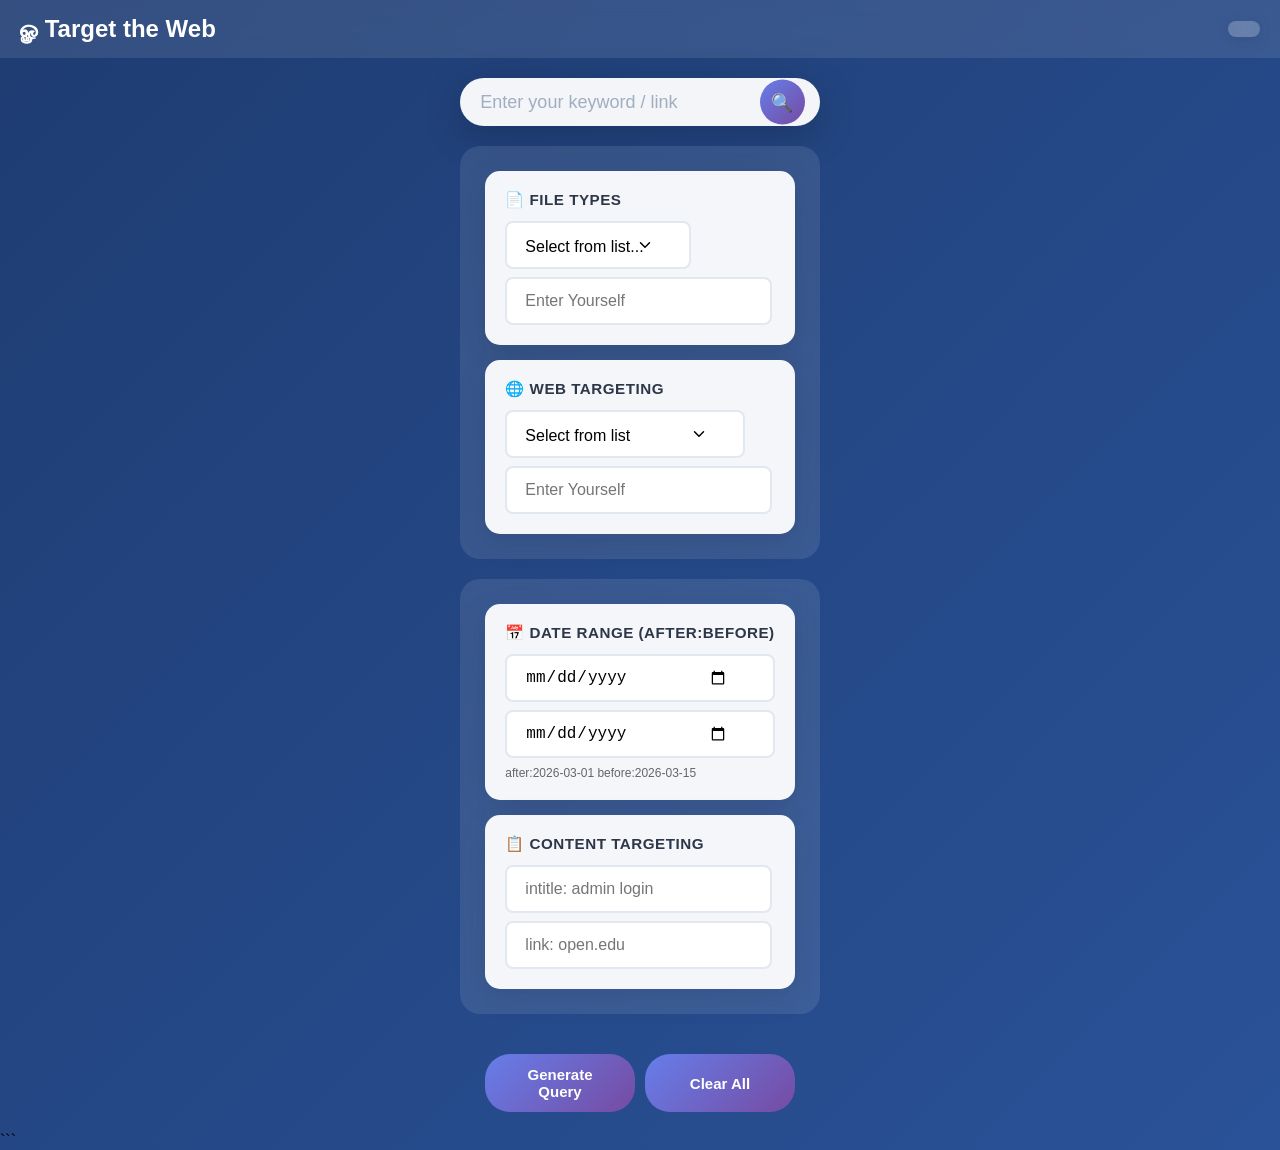
<file: search.html>
<!DOCTYPE html>
<html lang="en">
<head>
    <meta charset="UTF-8">
    <meta name="viewport" content="width=device-width, initial-scale=1.0">
    <title>Advanced Search</title>
    <style>
        * { margin: 0; padding: 0; box-sizing: border-box; }
        body { 
            font-family: 'Segoe UI', Tahoma, Geneva, Verdana, sans-serif;
            background: linear-gradient(135deg, #1e3c72 0%, #2a5298 100%);
            min-height: 100vh; display: flex; flex-direction: column;
        }
        .header {
            background: rgba(255,255,255,0.1); backdrop-filter: blur(10px);
            padding: 15px 20px; color: white; display: flex;
            justify-content: space-between; align-items: center;
        }
        .header h1 { font-size: 1.5em; font-weight: 600; margin: 0; }
        .current-datetime {
            background: rgba(255,255,255,0.2); padding: 8px 16px;
            border-radius: 20px; font-size: 0.9em; font-weight: 500;
            backdrop-filter: blur(10px); box-shadow: 0 4px 15px rgba(0,0,0,0.1);
            white-space: nowrap;
        }
        .search-container {
            flex: 1; display: flex; flex-direction: column;
            max-width: 900px; margin: 0 auto; padding: 20px; gap: 20px;
        }
        .main-input { position: relative; }
        #mainSearch {
            width: 100%; padding: 20px 70px 20px 20px; font-size: 18px;
            border: none; border-radius: 50px; outline: none;
            box-shadow: 0 10px 40px rgba(0,0,0,0.2); background: rgba(255,255,255,0.95);
        }
        #mainSearch::placeholder { color: #a0aec0; font-weight: 400; }
        .search-btn {
            position: absolute; right: 15px; top: 50%; transform: translateY(-50%);
            background: linear-gradient(135deg, #667eea 0%, #764ba2 100%);
            border: none; border-radius: 50%; width: 45px; height: 45px;
            color: white; font-size: 18px; cursor: pointer; transition: all 0.3s ease;
        }
        .search-btn:hover { transform: translateY(-50%) scale(1.1); box-shadow: 0 5px 20px rgba(102,126,234,0.4); }
        .operators-grid {
            display: grid; grid-template-columns: repeat(auto-fit, minmax(200px, 1fr));
            gap: 15px; background: rgba(255,255,255,0.1);
            backdrop-filter: blur(10px); padding: 25px; border-radius: 20px;
        }
        .operator-group {
            background: rgba(255,255,255,0.95); padding: 20px;
            border-radius: 15px; box-shadow: 0 8px 30px rgba(0,0,0,0.1);
            transition: all 0.3s ease;
        }
        .operator-group:hover { transform: translateY(-5px); box-shadow: 0 15px 40px rgba(0,0,0,0.2); }
        .operator-title {
            font-weight: 600; color: #2d3748; margin-bottom: 12px;
            font-size: 0.95em; text-transform: uppercase; letter-spacing: 0.5px;
        }
        .operator-inputs { display: flex; flex-direction: column; gap: 8px; }
        .input-with-clear { position: relative; }
        .clear-btn {
            position: absolute; right: 12px; top: 50%; transform: translateY(-50%);
            background: #ff6b6b; border: none; border-radius: 50%; width: 24px; height: 24px;
            color: white; font-size: 14px; font-weight: bold; cursor: pointer;
            opacity: 0; transition: all 0.2s ease; display: none;
        }
        .clear-btn:hover { background: #ff5252; transform: translateY(-50%) scale(1.1); }
        .input-with-clear:focus-within .clear-btn,
        .input-with-clear.has-value .clear-btn {
            opacity: 1; display: flex; align-items: center; justify-content: center;
        }
        .filetype-select, .date-input {
            padding: 15px 45px 15px 18px; border: 2px solid #e2e8f0;
            border-radius: 8px; font-size: 16px; background: white; cursor: pointer;
            appearance: none; transition: all 0.3s ease; height: 48px;
            background-image: url("data:image/svg+xml;charset=UTF-8,%3csvg xmlns='http://www.w3.org/2000/svg' viewBox='0 0 24 24' fill='none' stroke='currentColor' stroke-width='2' stroke-linecap='round' stroke-linejoin='round'%3e%3cpolyline points='6,9 12,15 18,9'%3e%3c/polyline%3e%3c/svg%3e");
            background-repeat: no-repeat; background-position: right 35px center;
            background-size: 18px; box-sizing: border-box;
        }
        .filetype-select:focus, .date-input:focus { 
            outline: none; border-color: #667eea; 
        }
        input[type="text"], input[type="search"], input[type="date"] {
            padding: 15px 45px 15px 18px; border: 2px solid #e2e8f0;
            border-radius: 8px; font-size: 16px; transition: all 0.3s ease;
            background: white; height: 48px; box-sizing: border-box;
        }
        input[type="text"]:focus, input[type="search"]:focus, input[type="date"]:focus { 
            outline: none; border-color: #667eea; 
        }
        .date-row {
            display: flex; gap: 10px; flex-wrap: wrap;
        }
        .date-row input {
            flex: 1; min-width: 160px;
        }
        .action-buttons { 
            display: flex; gap: 10px; justify-content: center; margin-top: 20px; 
            flex-wrap: wrap; 
        }
        .btn {
            padding: 12px 25px; border: none; border-radius: 25px;
            font-size: 15px; font-weight: 600; cursor: pointer;
            transition: all 0.3s ease; flex: 1; max-width: 150px; min-width: 120px;
        }
        .btn-primary, .btn-secondary {
            background: linear-gradient(135deg, #667eea 0%, #764ba2 100%); color: white;
        }
        .btn:hover { transform: translateY(-2px); box-shadow: 0 8px 25px rgba(0,0,0,0.2); }
        .results-area {
            background: rgba(255,255,255,0.95); border-radius: 15px; padding: 25px;
            margin-top: 20px; display: none;
        }
        .query-display {
            background: #f7fafc; border: 2px solid #e2e8f0; border-radius: 10px;
            padding: 20px; font-family: 'Courier New', monospace; font-size: 16px;
            color: #2d3748; word-break: break-all; margin-bottom: 20px; cursor: pointer;
        }
        .browser-buttons {
            display: flex; gap: 10px; justify-content: center; margin-top: 20px; flex-wrap: wrap;
        }
        .browser-btn {
            padding: 12px 20px; border: none; border-radius: 25px; font-size: 14px;
            font-weight: 600; cursor: pointer; transition: all 0.3s ease;
            background: linear-gradient(135deg, #667eea 0%, #764ba2 100%); color: white;
            flex: 1; min-width: 120px; max-width: 150px;
        }
        .browser-btn:hover { transform: translateY(-2px); box-shadow: 0 8px 25px rgba(0,0,0,0.2); }
        @media (max-width: 768px) {
            .operators-grid { grid-template-columns: 1fr; padding: 20px 15px; }
            #mainSearch { padding: 18px 60px 18px 18px; font-size: 16px; }
            .header { flex-direction: column; gap: 10px; text-align: center; }
            .current-datetime { font-size: 0.85em; }
            .browser-buttons, .action-buttons { flex-direction: column; }
            .date-row { flex-direction: column; }
        }
    </style>
</head>
<body>
    <div class="header">
        <h1> ௐ Target the Web</h1>
        <div id="currentDateTime" class="current-datetime"></div>
    </div>

    <div class="search-container">
        <!-- Main Search Input -->
        <div class="main-input">
            <input type="search" id="mainSearch" placeholder="Enter your keyword / link">
            <button class="search-btn" onclick="generateQuery()">🔍</button>
        </div>
        
        <!-- Section 1: File Types & Web Targeting -->
        <div class="operators-grid">
            <!-- FILE TYPES -->
            <div class="operator-group">
                <div class="operator-title">📄 File Types</div>
                <div class="operator-inputs">
                    <div class="input-with-clear">
                        <select id="filetype" class="filetype-select">
                            <option value="">Select from list...</option>
                            <optgroup label="PDF"><option value="pdf">pdf</option></optgroup>
                            <optgroup label="Photos">
                                <option value="jpg">jpg</option><option value="jpeg">jpeg</option>
                                <option value="png">png</option><option value="gif">gif</option>
                                <option value="bmp">bmp</option><option value="tiff">tiff</option>
                                <option value="webp">webp</option>
                            </optgroup>
                            <optgroup label="PPT">
                                <option value="ppt">ppt</option><option value="pptx">pptx</option>
                                <option value="pps">pps</option><option value="ppsx">ppsx</option>
                            </optgroup>
                            
                            <optgroup label="Excel">
                                <option value="xls">xls</option><option value="xlsx">xlsx</option>
                                <option value="xlsm">xlsm</option><option value="csv">csv</option>
                            </optgroup>
                            <optgroup label="Videos">
                                <option value="mp4">mp4</option><option value="avi">avi</option>
                            </optgroup>
                            <optgroup label="Webs">
                                <option value="html">html</option><option value="php">php</option>
                                <option value="js">js</option>
                            </optgroup>
                        </select>
                        <button class="clear-btn" onclick="clearField('filetype')">×</button>
                    </div>
                    <div class="input-with-clear">
                        <input type="search" id="ext" placeholder="Enter Yourself">
                        <button class="clear-btn" onclick="clearField('ext')">×</button>
                    </div>
                </div>
            </div>
            
            <!-- WEB TARGETING -->
            <div class="operator-group">
                <div class="operator-title">🌐 Web Targeting</div>
                <div class="operator-inputs">
                    <div class="input-with-clear">
                        <select id="site" class="filetype-select">
                            <option value="">Select from list</option>
                            <optgroup label="Commercial">
                                <option value="com">.com</option><option value="net">.net</option>
                                <option value="org">.org</option>
                            </optgroup>
                            <optgroup label="E-commerce">
                                <option value="shop">.shop</option><option value="online">.online</option>
                                <option value="store">.store</option>
                            </optgroup>
                            <optgroup label="Tech">
                                <option value="gov">.gov</option>
                                <option value="io">.io</option><option value="app">.app</option>
                                <option value="tech">.tech</option><option value="dev">.dev</option>
                                <option value="edu">.edu</option>
                            </optgroup>
                            <optgroup label="Countries">
                                <option value="in">.in - INDIA</option><option value="ru">.ru - RUSSIA</option>
                                <option value="cn">.cn - CHINA</option><option value="br">.br - BRAZIL</option>
                                <option value="de">.de - GERMANY</option><option value="fr">.fr - FRANCE</option>
                                <option value="au">.au - AUSTRALIA</option><option value="eu">.eu - EU</option>
                                <option value="pk">.pk - PAKISTAN</option><option value="bd">.bd - BANGLADESH</option>
                                <option value="lk">.lk - SRI LANKA</option><option value="np">.np - NEPAL</option>
                                <option value="us">.us - USA</option>
                                <option value="il">.il - ISRAEL</option>
                                <option value="ae">.ae - UAE</option>
                                <option value="kr">.kr - SOUTH KOREA</option>
                                <option value="ir">.ir - IRAN</option>
                                <option value="kp">.kp - NORTH KOREA</option>
                                <option value="za">.za - SOUTH AFRICA</option>
                                <option value="ng">.ng - NIGERIA</option>
                                <option value="ke">.ke - KENYA</option>
                                <option value="ug">.ug - UGANDA</option>
                                <option value="jm">.jm - JAMAICA</option>
                                <option value="bb">.bb - BARBADOS</option>
                            </optgroup>
                        </select>
                        <button class="clear-btn" onclick="clearField('site')">×</button>
                    </div>
                    <div class="input-with-clear">
                        <input type="text" id="inurl" placeholder="Enter Yourself">
                        <button class="clear-btn" onclick="clearField('inurl')">×</button>
                    </div>
                </div>
            </div>
        </div>

        <!-- Section 2: Date Range & Content Targeting -->
        <div class="operators-grid">
            <!-- DATE RANGE -->
            <div class="operator-group">
                <div class="operator-title">📅 Date Range (after:before)</div>
                <div class="operator-inputs">
                    <div class="input-with-clear date-row">
                        <input type="date" id="afterDate" class="date-input">
                        <button class="clear-btn" onclick="clearField('afterDate')">×</button>
                    </div>
                    <div class="input-with-clear date-row">
                        <input type="date" id="beforeDate" class="date-input">
                        <button class="clear-btn" onclick="clearField('beforeDate')">×</button>
                    </div>
                    <small style="color: #666; font-size: 12px;">after:2026-03-01 before:2026-03-15</small>
                </div>
            </div>
            
            <!-- CONTENT TARGETING -->
            <div class="operator-group">
                <div class="operator-title">📋 Content Targeting</div>
                <div class="operator-inputs">
                    <div class="input-with-clear">
                        <input type="text" id="intitle" placeholder="intitle: admin login">
                        <button class="clear-btn" onclick="clearField('intitle')">×</button>
                    </div>
                    <div class="input-with-clear">
                        <input type="text" id="link" placeholder="link: open.edu">
                        <button class="clear-btn" onclick="clearField('link')">×</button>
                    </div>
                </div>
            </div>
        </div>
        
        <div class="action-buttons">
            <button class="btn btn-primary" onclick="generateQuery()">Generate Query</button>
            <button class="btn btn-secondary" onclick="clearAll()">Clear All</button>
        </div>
        
        <div class="results-area" id="resultsArea">
            <div class="query-display" id="queryDisplay"></div>
            <div style="text-align: center; color: #4a5568; font-size: 14px;">
                Click the generated query to copy it to clipboard
            </div>
            <div class="browser-buttons" id="browserButtons" style="display: none;">
                <button class="browser-btn" onclick="openInChrome()">🌐 Chrome</button>
                <button class="browser-btn" onclick="openInBrave()">🦁 Brave</button>
                <button class="browser-btn" onclick="openInYandex()">☁️ Yandex</button>
            </div>
        </div>
    </div>

    <script>
        let currentQuery = '';
        
        function updateDateTime() {
            const now = new Date();
            const options = {
                weekday: 'short', year: 'numeric', month: 'short', day: 'numeric',
                hour: '2-digit', minute: '2-digit', second: '2-digit', hour12: false,
                timeZone: 'Asia/Kolkata'
            };
            const dtElement = document.getElementById('currentDateTime');
            if (dtElement) {
                dtElement.textContent = now.toLocaleDateTimeString('en-IN', options);
            }
        }
        updateDateTime(); setInterval(updateDateTime, 1000);

        window.onload = function() {
            const today = new Date().toISOString().split('T')[0];
            const beforeDateEl = document.getElementById('beforeDate');
            const afterDateEl = document.getElementById('afterDate');
            if(beforeDateEl) beforeDateEl.max = today;
            if(afterDateEl) afterDateEl.max = today;
        };

        function clearField(fieldId) {
            const field = document.getElementById(fieldId);
            if(!field) return;
            field.value = ''; field.classList.remove('has-value');
            const event = new Event('input', { bubbles: true });
            field.dispatchEvent(event);
        }

        function clearAll() {
            clearField('mainSearch');
            clearField('filetype'); clearField('ext'); clearField('site'); clearField('inurl');
            clearField('afterDate'); clearField('beforeDate'); 
            clearField('intitle'); clearField('link');
            const resArea = document.getElementById('resultsArea');
            if(resArea) resArea.style.display = 'none';
            const browserBtns = document.getElementById('browserButtons');
            if(browserBtns) browserBtns.style.display = 'none';
            currentQuery = '';
        }

        function generateQuery() {
            const mainQuery = document.getElementById('mainSearch').value;
            
            const filetypeValue = document.getElementById('filetype').value || document.getElementById('ext').value;
            const siteValue = document.getElementById('site').value;
            const inurlValue = document.getElementById('inurl').value;
            
            // DATE RANGE
            const afterDate = document.getElementById('afterDate').value;
            const beforeDate = document.getElementById('beforeDate').value;
            let dateRangeValue = '';
            if (afterDate && beforeDate) {
                dateRangeValue = `after:${afterDate} before:${beforeDate}`;
            } else if (afterDate) {
                dateRangeValue = `after:${afterDate}`;
            } else if (beforeDate) {
                dateRangeValue = `before:${beforeDate}`;
            }
            
            const fields = {
                filetype: filetypeValue,
                site: siteValue ? `*.${siteValue}` : '',
                inurl: inurlValue,
                intitle: document.getElementById('intitle').value.trim(),
                link: document.getElementById('link').value.trim(),
                dateRange: dateRangeValue
            };

            const operators = [];
            if (fields.filetype) operators.push(`filetype:${fields.filetype}`);
            if (fields.site) operators.push(`site:${fields.site}`);
            if (fields.inurl) operators.push(`inurl:${fields.inurl}`);
            if (fields.intitle) operators.push(`intitle:${fields.intitle}`);
            if (fields.link) operators.push(`link:${fields.link}`);
            if (fields.dateRange) operators.push(fields.dateRange);

            currentQuery = '';
            if (mainQuery) currentQuery += mainQuery + ' ';
            currentQuery += operators.join(' ');
            
            if (currentQuery.trim()) {
                displayQuery(currentQuery.trim());
            } else {
                alert('Please enter a keyword or select an operator!');
            }
        }

        function displayQuery(query) {
            const resultsArea = document.getElementById('resultsArea');
            const queryDisplay = document.getElementById('queryDisplay');
            const browserButtons = document.getElementById('browserButtons');
            
            queryDisplay.textContent = query;
            resultsArea.style.display = 'block';
            browserButtons.style.display = 'flex';
            resultsArea.scrollIntoView({ behavior: 'smooth' });
            
            queryDisplay.onclick = function() {
                navigator.clipboard.writeText(query).then(() => {
                    const original = queryDisplay.textContent;
                    queryDisplay.textContent = '✅ Copied to clipboard!';
                    setTimeout(() => { queryDisplay.textContent = original; }, 2000);
                });
            };
        }

        function openInChrome() {
            window.open(`https://www.google.com/search?q=${encodeURIComponent(currentQuery)}`, '_blank');
        }

        function openInBrave() {
            window.open(`https://search.brave.com/search?q=${encodeURIComponent(currentQuery)}`, '_blank');
        }

        function openInYandex() {
            window.open(`https://yandex.ru/search/?text=${encodeURIComponent(currentQuery)}`, '_blank');
        }

        document.addEventListener('input', function(e) {
            const container = e.target.closest('.input-with-clear');
            if (container) {
                if (e.target.value.trim()) container.classList.add('has-value');
                else container.classList.remove('has-value');
            }
        });

        document.addEventListener('keypress', function(e) {
            if (e.key === 'Enter') generateQuery();
        });
    </script>
</body>
</html>
```
</file>
